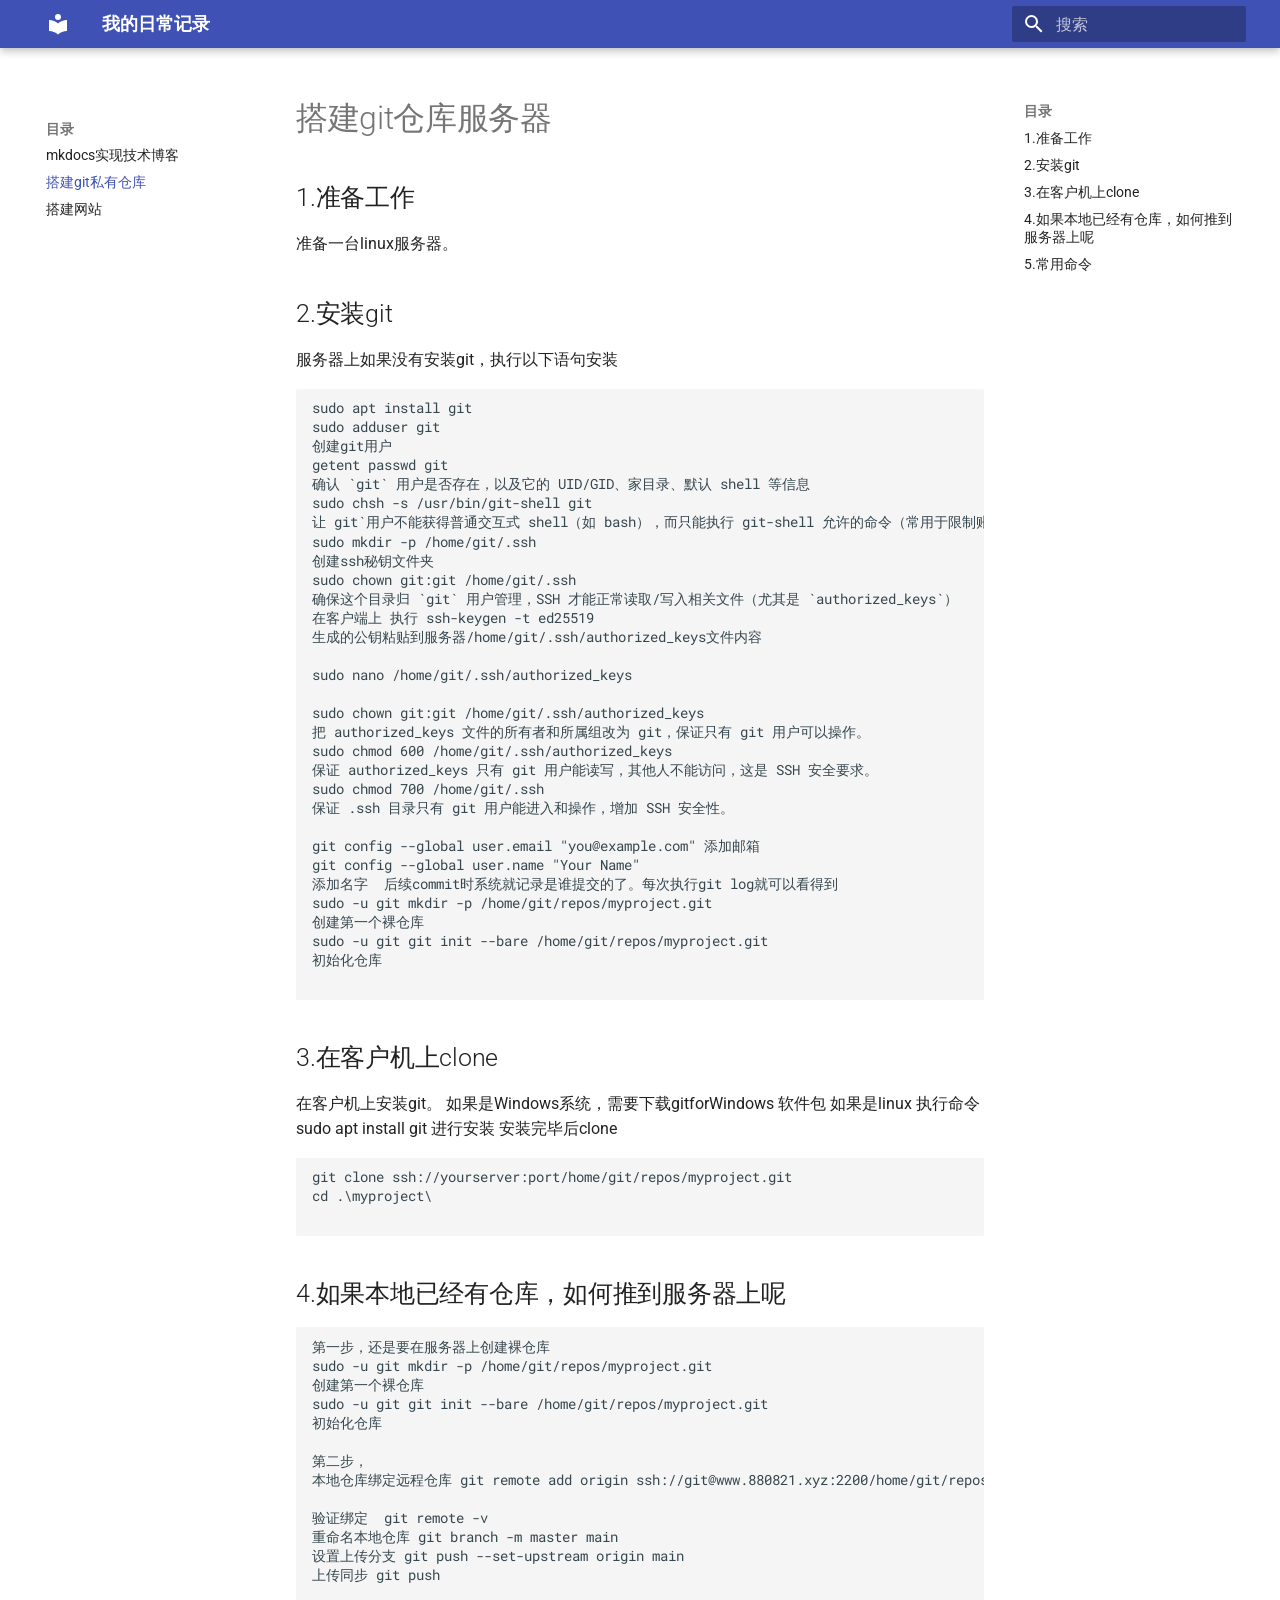
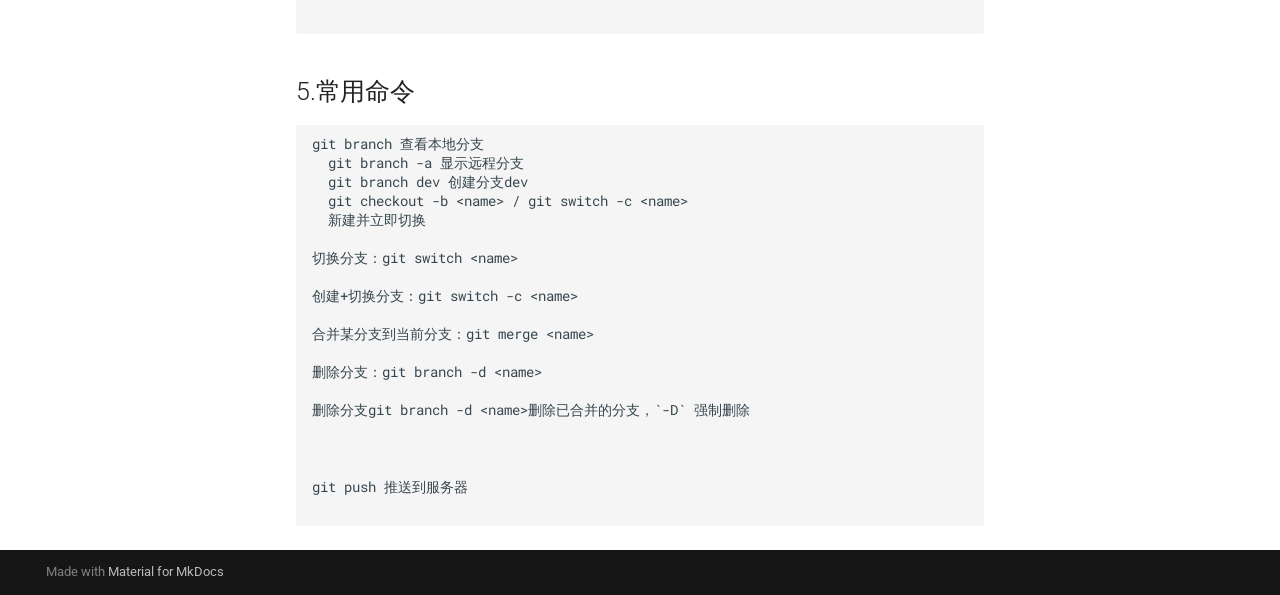
<file: files/gitserver/index.html>
<!doctype html>
<html lang="zh" class="no-js">
  <head>
    
      <meta charset="utf-8">
      <meta name="viewport" content="width=device-width,initial-scale=1">
      
      
      
      
        <link rel="prev" href="../mkdocs/">
      
      
        <link rel="next" href="../website/">
      
      
        
      
      
      <link rel="icon" href="../../assets/images/favicon.png">
      <meta name="generator" content="mkdocs-1.6.1, mkdocs-material-9.7.1">
    
    
      
        <title>搭建git私有仓库 - 我的日常记录</title>
      
    
    
      <link rel="stylesheet" href="../../assets/stylesheets/main.484c7ddc.min.css">
      
      


    
    
      
    
    
      
        
        
        <link rel="preconnect" href="https://fonts.gstatic.com" crossorigin>
        <link rel="stylesheet" href="https://fonts.googleapis.com/css?family=Roboto:300,300i,400,400i,700,700i%7CRoboto+Mono:400,400i,700,700i&display=fallback">
        <style>:root{--md-text-font:"Roboto";--md-code-font:"Roboto Mono"}</style>
      
    
    
      <link rel="stylesheet" href="../../stylesheets/extra.css">
    
    <script>__md_scope=new URL("../..",location),__md_hash=e=>[...e].reduce(((e,_)=>(e<<5)-e+_.charCodeAt(0)),0),__md_get=(e,_=localStorage,t=__md_scope)=>JSON.parse(_.getItem(t.pathname+"."+e)),__md_set=(e,_,t=localStorage,a=__md_scope)=>{try{t.setItem(a.pathname+"."+e,JSON.stringify(_))}catch(e){}}</script>
    
      

    
    
  </head>
  
  
    <body dir="ltr">
  
    
    <input class="md-toggle" data-md-toggle="drawer" type="checkbox" id="__drawer" autocomplete="off">
    <input class="md-toggle" data-md-toggle="search" type="checkbox" id="__search" autocomplete="off">
    <label class="md-overlay" for="__drawer"></label>
    <div data-md-component="skip">
      
        
        <a href="#git" class="md-skip">
          跳转至
        </a>
      
    </div>
    <div data-md-component="announce">
      
    </div>
    
    
      

  

<header class="md-header md-header--shadow" data-md-component="header">
  <nav class="md-header__inner md-grid" aria-label="页眉">
    <a href="../.." title="我的日常记录" class="md-header__button md-logo" aria-label="我的日常记录" data-md-component="logo">
      
  
  <svg xmlns="http://www.w3.org/2000/svg" viewBox="0 0 24 24"><path d="M12 8a3 3 0 0 0 3-3 3 3 0 0 0-3-3 3 3 0 0 0-3 3 3 3 0 0 0 3 3m0 3.54C9.64 9.35 6.5 8 3 8v11c3.5 0 6.64 1.35 9 3.54 2.36-2.19 5.5-3.54 9-3.54V8c-3.5 0-6.64 1.35-9 3.54"/></svg>

    </a>
    <label class="md-header__button md-icon" for="__drawer">
      
      <svg xmlns="http://www.w3.org/2000/svg" viewBox="0 0 24 24"><path d="M3 6h18v2H3zm0 5h18v2H3zm0 5h18v2H3z"/></svg>
    </label>
    <div class="md-header__title" data-md-component="header-title">
      <div class="md-header__ellipsis">
        <div class="md-header__topic">
          <span class="md-ellipsis">
            我的日常记录
          </span>
        </div>
        <div class="md-header__topic" data-md-component="header-topic">
          <span class="md-ellipsis">
            
              搭建git私有仓库
            
          </span>
        </div>
      </div>
    </div>
    
    
      <script>var palette=__md_get("__palette");if(palette&&palette.color){if("(prefers-color-scheme)"===palette.color.media){var media=matchMedia("(prefers-color-scheme: light)"),input=document.querySelector(media.matches?"[data-md-color-media='(prefers-color-scheme: light)']":"[data-md-color-media='(prefers-color-scheme: dark)']");palette.color.media=input.getAttribute("data-md-color-media"),palette.color.scheme=input.getAttribute("data-md-color-scheme"),palette.color.primary=input.getAttribute("data-md-color-primary"),palette.color.accent=input.getAttribute("data-md-color-accent")}for(var[key,value]of Object.entries(palette.color))document.body.setAttribute("data-md-color-"+key,value)}</script>
    
    
    
      
      
        <label class="md-header__button md-icon" for="__search">
          
          <svg xmlns="http://www.w3.org/2000/svg" viewBox="0 0 24 24"><path d="M9.5 3A6.5 6.5 0 0 1 16 9.5c0 1.61-.59 3.09-1.56 4.23l.27.27h.79l5 5-1.5 1.5-5-5v-.79l-.27-.27A6.52 6.52 0 0 1 9.5 16 6.5 6.5 0 0 1 3 9.5 6.5 6.5 0 0 1 9.5 3m0 2C7 5 5 7 5 9.5S7 14 9.5 14 14 12 14 9.5 12 5 9.5 5"/></svg>
        </label>
        <div class="md-search" data-md-component="search" role="dialog">
  <label class="md-search__overlay" for="__search"></label>
  <div class="md-search__inner" role="search">
    <form class="md-search__form" name="search">
      <input type="text" class="md-search__input" name="query" aria-label="搜索" placeholder="搜索" autocapitalize="off" autocorrect="off" autocomplete="off" spellcheck="false" data-md-component="search-query" required>
      <label class="md-search__icon md-icon" for="__search">
        
        <svg xmlns="http://www.w3.org/2000/svg" viewBox="0 0 24 24"><path d="M9.5 3A6.5 6.5 0 0 1 16 9.5c0 1.61-.59 3.09-1.56 4.23l.27.27h.79l5 5-1.5 1.5-5-5v-.79l-.27-.27A6.52 6.52 0 0 1 9.5 16 6.5 6.5 0 0 1 3 9.5 6.5 6.5 0 0 1 9.5 3m0 2C7 5 5 7 5 9.5S7 14 9.5 14 14 12 14 9.5 12 5 9.5 5"/></svg>
        
        <svg xmlns="http://www.w3.org/2000/svg" viewBox="0 0 24 24"><path d="M20 11v2H8l5.5 5.5-1.42 1.42L4.16 12l7.92-7.92L13.5 5.5 8 11z"/></svg>
      </label>
      <nav class="md-search__options" aria-label="查找">
        
        <button type="reset" class="md-search__icon md-icon" title="清空当前内容" aria-label="清空当前内容" tabindex="-1">
          
          <svg xmlns="http://www.w3.org/2000/svg" viewBox="0 0 24 24"><path d="M19 6.41 17.59 5 12 10.59 6.41 5 5 6.41 10.59 12 5 17.59 6.41 19 12 13.41 17.59 19 19 17.59 13.41 12z"/></svg>
        </button>
      </nav>
      
    </form>
    <div class="md-search__output">
      <div class="md-search__scrollwrap" tabindex="0" data-md-scrollfix>
        <div class="md-search-result" data-md-component="search-result">
          <div class="md-search-result__meta">
            正在初始化搜索引擎
          </div>
          <ol class="md-search-result__list" role="presentation"></ol>
        </div>
      </div>
    </div>
  </div>
</div>
      
    
    
  </nav>
  
</header>
    
    <div class="md-container" data-md-component="container">
      
      
        
          
        
      
      <main class="md-main" data-md-component="main">
        <div class="md-main__inner md-grid">
          
            
              
              <div class="md-sidebar md-sidebar--primary" data-md-component="sidebar" data-md-type="navigation" >
                <div class="md-sidebar__scrollwrap">
                  <div class="md-sidebar__inner">
                    



<nav class="md-nav md-nav--primary" aria-label="导航栏" data-md-level="0">
  <label class="md-nav__title" for="__drawer">
    <a href="../.." title="我的日常记录" class="md-nav__button md-logo" aria-label="我的日常记录" data-md-component="logo">
      
  
  <svg xmlns="http://www.w3.org/2000/svg" viewBox="0 0 24 24"><path d="M12 8a3 3 0 0 0 3-3 3 3 0 0 0-3-3 3 3 0 0 0-3 3 3 3 0 0 0 3 3m0 3.54C9.64 9.35 6.5 8 3 8v11c3.5 0 6.64 1.35 9 3.54 2.36-2.19 5.5-3.54 9-3.54V8c-3.5 0-6.64 1.35-9 3.54"/></svg>

    </a>
    我的日常记录
  </label>
  
  <ul class="md-nav__list" data-md-scrollfix>
    
      
      
  
  
    
  
  
  
    
    
    
    
      
        
        
      
    
    
    <li class="md-nav__item md-nav__item--active md-nav__item--section md-nav__item--nested">
      
        
        
        <input class="md-nav__toggle md-toggle " type="checkbox" id="__nav_1" checked>
        
          
          <label class="md-nav__link" for="__nav_1" id="__nav_1_label" tabindex="">
            
  
  
  <span class="md-ellipsis">
    
  
    目录
  

    
  </span>
  
  

            <span class="md-nav__icon md-icon"></span>
          </label>
        
        <nav class="md-nav" data-md-level="1" aria-labelledby="__nav_1_label" aria-expanded="true">
          <label class="md-nav__title" for="__nav_1">
            <span class="md-nav__icon md-icon"></span>
            
  
    目录
  

          </label>
          <ul class="md-nav__list" data-md-scrollfix>
            
              
                
  
  
  
  
    <li class="md-nav__item">
      <a href="../mkdocs/" class="md-nav__link">
        
  
  
  <span class="md-ellipsis">
    
  
    mkdocs实现技术博客
  

    
  </span>
  
  

      </a>
    </li>
  

              
            
              
                
  
  
    
  
  
  
    <li class="md-nav__item md-nav__item--active">
      
      <input class="md-nav__toggle md-toggle" type="checkbox" id="__toc">
      
      
        
      
      
        <label class="md-nav__link md-nav__link--active" for="__toc">
          
  
  
  <span class="md-ellipsis">
    
  
    搭建git私有仓库
  

    
  </span>
  
  

          <span class="md-nav__icon md-icon"></span>
        </label>
      
      <a href="./" class="md-nav__link md-nav__link--active">
        
  
  
  <span class="md-ellipsis">
    
  
    搭建git私有仓库
  

    
  </span>
  
  

      </a>
      
        

<nav class="md-nav md-nav--secondary" aria-label="目录">
  
  
  
    
  
  
    <label class="md-nav__title" for="__toc">
      <span class="md-nav__icon md-icon"></span>
      目录
    </label>
    <ul class="md-nav__list" data-md-component="toc" data-md-scrollfix>
      
        <li class="md-nav__item">
  <a href="#1" class="md-nav__link">
    <span class="md-ellipsis">
      
        1.准备工作
      
    </span>
  </a>
  
</li>
      
        <li class="md-nav__item">
  <a href="#2git" class="md-nav__link">
    <span class="md-ellipsis">
      
        2.安装git
      
    </span>
  </a>
  
</li>
      
        <li class="md-nav__item">
  <a href="#3clone" class="md-nav__link">
    <span class="md-ellipsis">
      
        3.在客户机上clone
      
    </span>
  </a>
  
</li>
      
        <li class="md-nav__item">
  <a href="#4" class="md-nav__link">
    <span class="md-ellipsis">
      
        4.如果本地已经有仓库，如何推到服务器上呢
      
    </span>
  </a>
  
</li>
      
        <li class="md-nav__item">
  <a href="#5" class="md-nav__link">
    <span class="md-ellipsis">
      
        5.常用命令
      
    </span>
  </a>
  
</li>
      
    </ul>
  
</nav>
      
    </li>
  

              
            
              
                
  
  
  
  
    <li class="md-nav__item">
      <a href="../website/" class="md-nav__link">
        
  
  
  <span class="md-ellipsis">
    
  
    搭建网站
  

    
  </span>
  
  

      </a>
    </li>
  

              
            
          </ul>
        </nav>
      
    </li>
  

    
  </ul>
</nav>
                  </div>
                </div>
              </div>
            
            
              
              <div class="md-sidebar md-sidebar--secondary" data-md-component="sidebar" data-md-type="toc" >
                <div class="md-sidebar__scrollwrap">
                  <div class="md-sidebar__inner">
                    

<nav class="md-nav md-nav--secondary" aria-label="目录">
  
  
  
    
  
  
    <label class="md-nav__title" for="__toc">
      <span class="md-nav__icon md-icon"></span>
      目录
    </label>
    <ul class="md-nav__list" data-md-component="toc" data-md-scrollfix>
      
        <li class="md-nav__item">
  <a href="#1" class="md-nav__link">
    <span class="md-ellipsis">
      
        1.准备工作
      
    </span>
  </a>
  
</li>
      
        <li class="md-nav__item">
  <a href="#2git" class="md-nav__link">
    <span class="md-ellipsis">
      
        2.安装git
      
    </span>
  </a>
  
</li>
      
        <li class="md-nav__item">
  <a href="#3clone" class="md-nav__link">
    <span class="md-ellipsis">
      
        3.在客户机上clone
      
    </span>
  </a>
  
</li>
      
        <li class="md-nav__item">
  <a href="#4" class="md-nav__link">
    <span class="md-ellipsis">
      
        4.如果本地已经有仓库，如何推到服务器上呢
      
    </span>
  </a>
  
</li>
      
        <li class="md-nav__item">
  <a href="#5" class="md-nav__link">
    <span class="md-ellipsis">
      
        5.常用命令
      
    </span>
  </a>
  
</li>
      
    </ul>
  
</nav>
                  </div>
                </div>
              </div>
            
          
          
            <div class="md-content" data-md-component="content">
              
              <article class="md-content__inner md-typeset">
                
                  



<h1 id="git">搭建git仓库服务器</h1>
<h2 id="1">1.准备工作</h2>
<p>准备一台linux服务器。</p>
<h2 id="2git">2.安装git</h2>
<p>服务器上如果没有安装git，执行以下语句安装</p>
<pre><code>sudo apt install git
sudo adduser git 
创建git用户
getent passwd git 
确认 `git` 用户是否存在，以及它的 UID/GID、家目录、默认 shell 等信息
sudo chsh -s /usr/bin/git-shell git 
让 git`用户不能获得普通交互式 shell（如 bash），而只能执行 git-shell 允许的命令（常用于限制账号用途，只用于 Git/SSH）
sudo mkdir -p /home/git/.ssh 
创建ssh秘钥文件夹
sudo chown git:git /home/git/.ssh
确保这个目录归 `git` 用户管理，SSH 才能正常读取/写入相关文件（尤其是 `authorized_keys`）
在客户端上 执行 ssh-keygen -t ed25519 
生成的公钥粘贴到服务器/home/git/.ssh/authorized_keys文件内容

sudo nano /home/git/.ssh/authorized_keys

sudo chown git:git /home/git/.ssh/authorized_keys
把 authorized_keys 文件的所有者和所属组改为 git，保证只有 git 用户可以操作。
sudo chmod 600 /home/git/.ssh/authorized_keys
保证 authorized_keys 只有 git 用户能读写，其他人不能访问，这是 SSH 安全要求。
sudo chmod 700 /home/git/.ssh
保证 .ssh 目录只有 git 用户能进入和操作，增加 SSH 安全性。

git config --global user.email &quot;you@example.com&quot; 添加邮箱
git config --global user.name &quot;Your Name&quot;
添加名字  后续commit时系统就记录是谁提交的了。每次执行git log就可以看得到
sudo -u git mkdir -p /home/git/repos/myproject.git
创建第一个裸仓库
sudo -u git git init --bare /home/git/repos/myproject.git
初始化仓库

</code></pre>
<h2 id="3clone">3.在客户机上clone</h2>
<p>在客户机上安装git。
如果是Windows系统，需要下载gitforWindows 软件包
如果是linux 
执行命令 sudo apt install git 进行安装
安装完毕后clone</p>
<pre><code>git clone ssh://yourserver:port/home/git/repos/myproject.git
cd .\myproject\

</code></pre>
<h2 id="4">4.如果本地已经有仓库，如何推到服务器上呢</h2>
<pre><code>第一步，还是要在服务器上创建裸仓库
sudo -u git mkdir -p /home/git/repos/myproject.git
创建第一个裸仓库
sudo -u git git init --bare /home/git/repos/myproject.git
初始化仓库

第二步，
本地仓库绑定远程仓库 git remote add origin ssh://git@www.880821.xyz:2200/home/git/repos/graindata.git

验证绑定  git remote -v
重命名本地仓库 git branch -m master main
设置上传分支 git push --set-upstream origin main
上传同步 git push


</code></pre>
<h2 id="5">5.常用命令</h2>
<pre><code>git branch 查看本地分支
  git branch -a 显示远程分支
  git branch dev 创建分支dev
  git checkout -b &lt;name&gt; / git switch -c &lt;name&gt;
  新建并立即切换

切换分支：git switch &lt;name&gt;

创建+切换分支：git switch -c &lt;name&gt;

合并某分支到当前分支：git merge &lt;name&gt;

删除分支：git branch -d &lt;name&gt;

删除分支git branch -d &lt;name&gt;删除已合并的分支，`-D` 强制删除



git push 推送到服务器

</code></pre>












                
              </article>
            </div>
          
          
<script>var target=document.getElementById(location.hash.slice(1));target&&target.name&&(target.checked=target.name.startsWith("__tabbed_"))</script>
        </div>
        
      </main>
      
        <footer class="md-footer">
  
  <div class="md-footer-meta md-typeset">
    <div class="md-footer-meta__inner md-grid">
      <div class="md-copyright">
  
  
    Made with
    <a href="https://squidfunk.github.io/mkdocs-material/" target="_blank" rel="noopener">
      Material for MkDocs
    </a>
  
</div>
      
    </div>
  </div>
</footer>
      
    </div>
    <div class="md-dialog" data-md-component="dialog">
      <div class="md-dialog__inner md-typeset"></div>
    </div>
    
    
    
      
      
      <script id="__config" type="application/json">{"annotate": null, "base": "../..", "features": ["navigation.sections", "navigation.expand"], "search": "../../assets/javascripts/workers/search.2c215733.min.js", "tags": null, "translations": {"clipboard.copied": "\u5df2\u590d\u5236", "clipboard.copy": "\u590d\u5236", "search.result.more.one": "\u5728\u8be5\u9875\u4e0a\u8fd8\u6709 1 \u4e2a\u7b26\u5408\u6761\u4ef6\u7684\u7ed3\u679c", "search.result.more.other": "\u5728\u8be5\u9875\u4e0a\u8fd8\u6709 # \u4e2a\u7b26\u5408\u6761\u4ef6\u7684\u7ed3\u679c", "search.result.none": "\u6ca1\u6709\u627e\u5230\u7b26\u5408\u6761\u4ef6\u7684\u7ed3\u679c", "search.result.one": "\u627e\u5230 1 \u4e2a\u7b26\u5408\u6761\u4ef6\u7684\u7ed3\u679c", "search.result.other": "# \u4e2a\u7b26\u5408\u6761\u4ef6\u7684\u7ed3\u679c", "search.result.placeholder": "\u952e\u5165\u4ee5\u5f00\u59cb\u641c\u7d22", "search.result.term.missing": "\u7f3a\u5c11", "select.version": "\u9009\u62e9\u5f53\u524d\u7248\u672c"}, "version": null}</script>
    
    
      <script src="../../assets/javascripts/bundle.79ae519e.min.js"></script>
      
    
  </body>
</html>
</file>
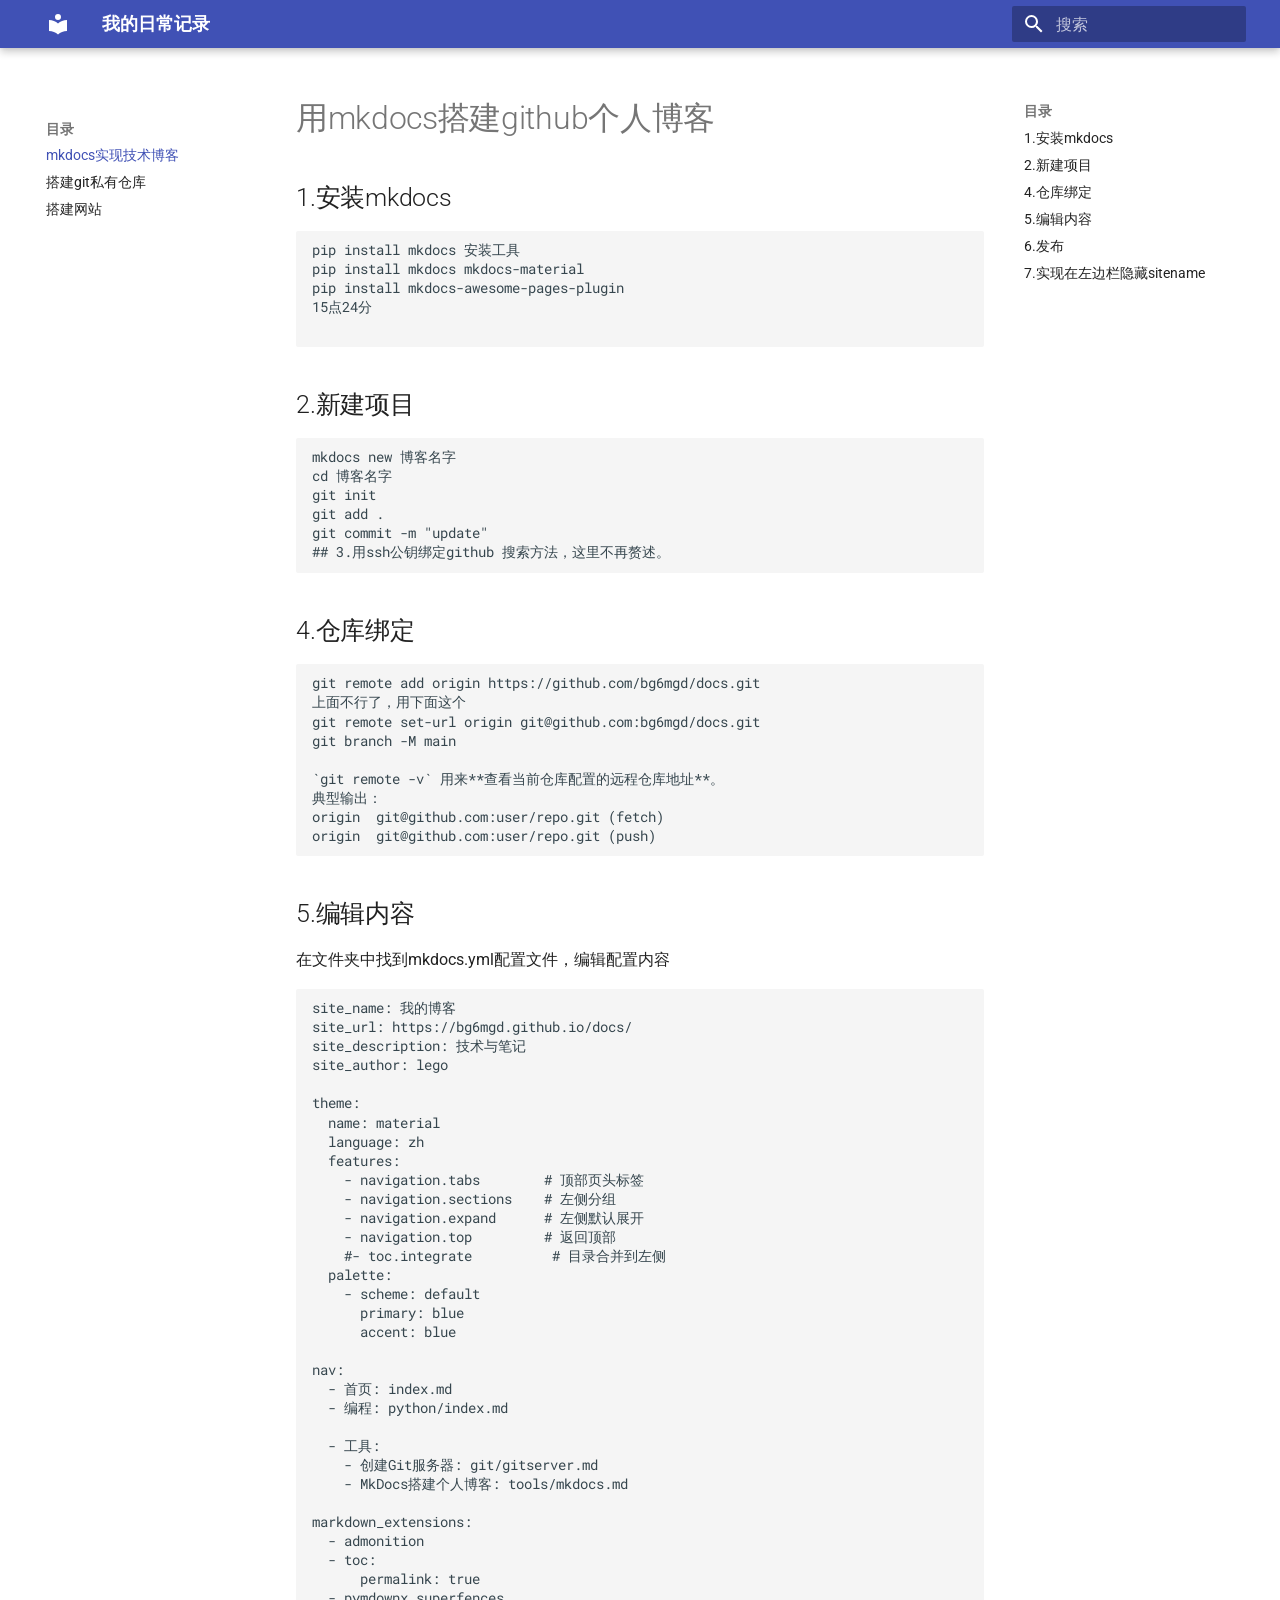
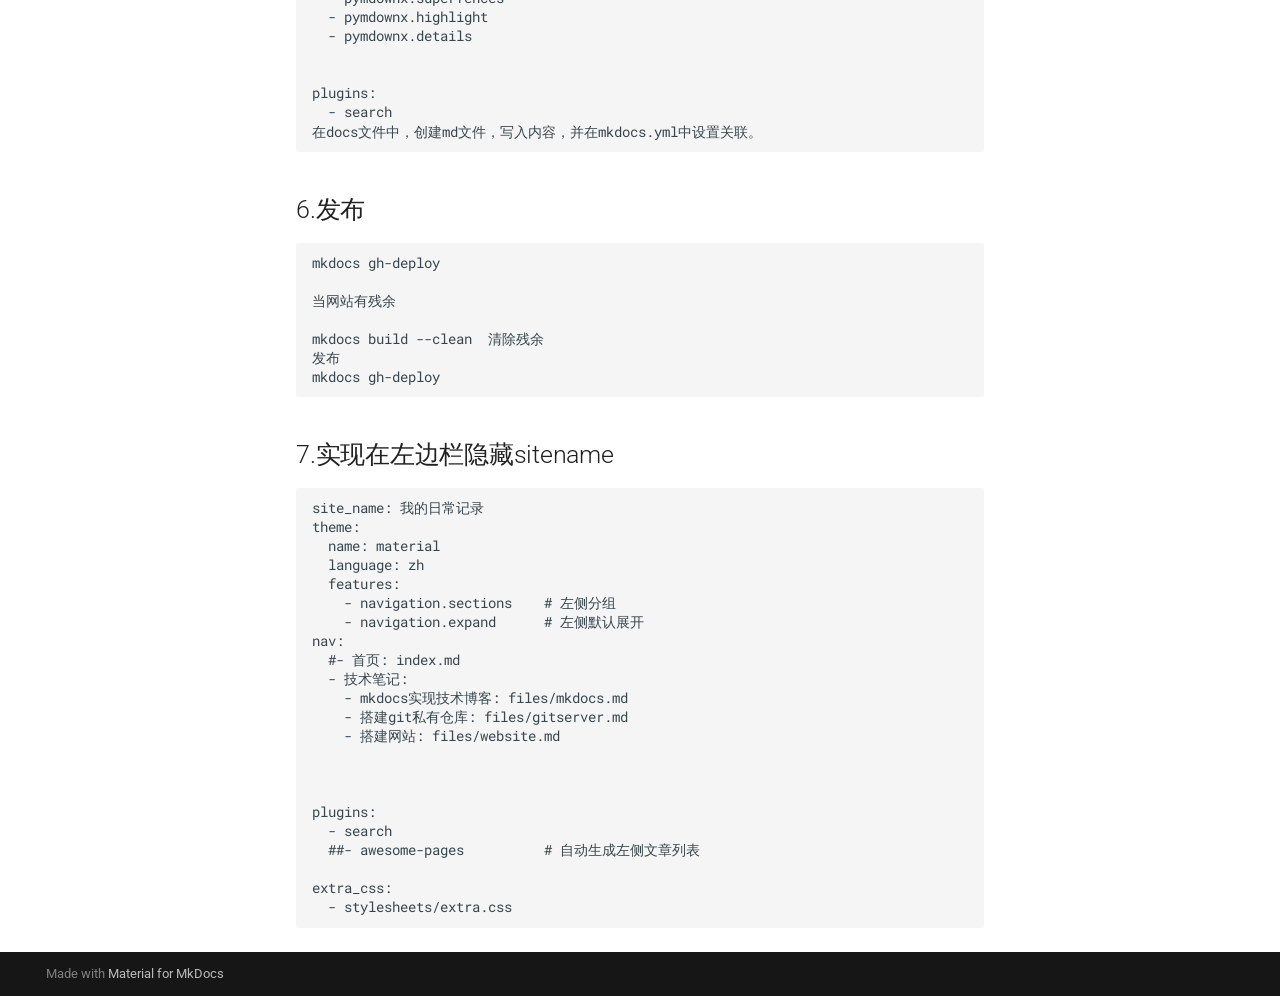
<file: files/mkdocs/index.html>
<!doctype html>
<html lang="zh" class="no-js">
  <head>
    
      <meta charset="utf-8">
      <meta name="viewport" content="width=device-width,initial-scale=1">
      
      
      
      
      
        <link rel="next" href="../gitserver/">
      
      
        
      
      
      <link rel="icon" href="../../assets/images/favicon.png">
      <meta name="generator" content="mkdocs-1.6.1, mkdocs-material-9.7.1">
    
    
      
        <title>mkdocs实现技术博客 - 我的日常记录</title>
      
    
    
      <link rel="stylesheet" href="../../assets/stylesheets/main.484c7ddc.min.css">
      
      


    
    
      
    
    
      
        
        
        <link rel="preconnect" href="https://fonts.gstatic.com" crossorigin>
        <link rel="stylesheet" href="https://fonts.googleapis.com/css?family=Roboto:300,300i,400,400i,700,700i%7CRoboto+Mono:400,400i,700,700i&display=fallback">
        <style>:root{--md-text-font:"Roboto";--md-code-font:"Roboto Mono"}</style>
      
    
    
      <link rel="stylesheet" href="../../stylesheets/extra.css">
    
    <script>__md_scope=new URL("../..",location),__md_hash=e=>[...e].reduce(((e,_)=>(e<<5)-e+_.charCodeAt(0)),0),__md_get=(e,_=localStorage,t=__md_scope)=>JSON.parse(_.getItem(t.pathname+"."+e)),__md_set=(e,_,t=localStorage,a=__md_scope)=>{try{t.setItem(a.pathname+"."+e,JSON.stringify(_))}catch(e){}}</script>
    
      

    
    
  </head>
  
  
    <body dir="ltr">
  
    
    <input class="md-toggle" data-md-toggle="drawer" type="checkbox" id="__drawer" autocomplete="off">
    <input class="md-toggle" data-md-toggle="search" type="checkbox" id="__search" autocomplete="off">
    <label class="md-overlay" for="__drawer"></label>
    <div data-md-component="skip">
      
        
        <a href="#mkdocsgithub" class="md-skip">
          跳转至
        </a>
      
    </div>
    <div data-md-component="announce">
      
    </div>
    
    
      

  

<header class="md-header md-header--shadow" data-md-component="header">
  <nav class="md-header__inner md-grid" aria-label="页眉">
    <a href="../.." title="我的日常记录" class="md-header__button md-logo" aria-label="我的日常记录" data-md-component="logo">
      
  
  <svg xmlns="http://www.w3.org/2000/svg" viewBox="0 0 24 24"><path d="M12 8a3 3 0 0 0 3-3 3 3 0 0 0-3-3 3 3 0 0 0-3 3 3 3 0 0 0 3 3m0 3.54C9.64 9.35 6.5 8 3 8v11c3.5 0 6.64 1.35 9 3.54 2.36-2.19 5.5-3.54 9-3.54V8c-3.5 0-6.64 1.35-9 3.54"/></svg>

    </a>
    <label class="md-header__button md-icon" for="__drawer">
      
      <svg xmlns="http://www.w3.org/2000/svg" viewBox="0 0 24 24"><path d="M3 6h18v2H3zm0 5h18v2H3zm0 5h18v2H3z"/></svg>
    </label>
    <div class="md-header__title" data-md-component="header-title">
      <div class="md-header__ellipsis">
        <div class="md-header__topic">
          <span class="md-ellipsis">
            我的日常记录
          </span>
        </div>
        <div class="md-header__topic" data-md-component="header-topic">
          <span class="md-ellipsis">
            
              mkdocs实现技术博客
            
          </span>
        </div>
      </div>
    </div>
    
    
      <script>var palette=__md_get("__palette");if(palette&&palette.color){if("(prefers-color-scheme)"===palette.color.media){var media=matchMedia("(prefers-color-scheme: light)"),input=document.querySelector(media.matches?"[data-md-color-media='(prefers-color-scheme: light)']":"[data-md-color-media='(prefers-color-scheme: dark)']");palette.color.media=input.getAttribute("data-md-color-media"),palette.color.scheme=input.getAttribute("data-md-color-scheme"),palette.color.primary=input.getAttribute("data-md-color-primary"),palette.color.accent=input.getAttribute("data-md-color-accent")}for(var[key,value]of Object.entries(palette.color))document.body.setAttribute("data-md-color-"+key,value)}</script>
    
    
    
      
      
        <label class="md-header__button md-icon" for="__search">
          
          <svg xmlns="http://www.w3.org/2000/svg" viewBox="0 0 24 24"><path d="M9.5 3A6.5 6.5 0 0 1 16 9.5c0 1.61-.59 3.09-1.56 4.23l.27.27h.79l5 5-1.5 1.5-5-5v-.79l-.27-.27A6.52 6.52 0 0 1 9.5 16 6.5 6.5 0 0 1 3 9.5 6.5 6.5 0 0 1 9.5 3m0 2C7 5 5 7 5 9.5S7 14 9.5 14 14 12 14 9.5 12 5 9.5 5"/></svg>
        </label>
        <div class="md-search" data-md-component="search" role="dialog">
  <label class="md-search__overlay" for="__search"></label>
  <div class="md-search__inner" role="search">
    <form class="md-search__form" name="search">
      <input type="text" class="md-search__input" name="query" aria-label="搜索" placeholder="搜索" autocapitalize="off" autocorrect="off" autocomplete="off" spellcheck="false" data-md-component="search-query" required>
      <label class="md-search__icon md-icon" for="__search">
        
        <svg xmlns="http://www.w3.org/2000/svg" viewBox="0 0 24 24"><path d="M9.5 3A6.5 6.5 0 0 1 16 9.5c0 1.61-.59 3.09-1.56 4.23l.27.27h.79l5 5-1.5 1.5-5-5v-.79l-.27-.27A6.52 6.52 0 0 1 9.5 16 6.5 6.5 0 0 1 3 9.5 6.5 6.5 0 0 1 9.5 3m0 2C7 5 5 7 5 9.5S7 14 9.5 14 14 12 14 9.5 12 5 9.5 5"/></svg>
        
        <svg xmlns="http://www.w3.org/2000/svg" viewBox="0 0 24 24"><path d="M20 11v2H8l5.5 5.5-1.42 1.42L4.16 12l7.92-7.92L13.5 5.5 8 11z"/></svg>
      </label>
      <nav class="md-search__options" aria-label="查找">
        
        <button type="reset" class="md-search__icon md-icon" title="清空当前内容" aria-label="清空当前内容" tabindex="-1">
          
          <svg xmlns="http://www.w3.org/2000/svg" viewBox="0 0 24 24"><path d="M19 6.41 17.59 5 12 10.59 6.41 5 5 6.41 10.59 12 5 17.59 6.41 19 12 13.41 17.59 19 19 17.59 13.41 12z"/></svg>
        </button>
      </nav>
      
    </form>
    <div class="md-search__output">
      <div class="md-search__scrollwrap" tabindex="0" data-md-scrollfix>
        <div class="md-search-result" data-md-component="search-result">
          <div class="md-search-result__meta">
            正在初始化搜索引擎
          </div>
          <ol class="md-search-result__list" role="presentation"></ol>
        </div>
      </div>
    </div>
  </div>
</div>
      
    
    
  </nav>
  
</header>
    
    <div class="md-container" data-md-component="container">
      
      
        
          
        
      
      <main class="md-main" data-md-component="main">
        <div class="md-main__inner md-grid">
          
            
              
              <div class="md-sidebar md-sidebar--primary" data-md-component="sidebar" data-md-type="navigation" >
                <div class="md-sidebar__scrollwrap">
                  <div class="md-sidebar__inner">
                    



<nav class="md-nav md-nav--primary" aria-label="导航栏" data-md-level="0">
  <label class="md-nav__title" for="__drawer">
    <a href="../.." title="我的日常记录" class="md-nav__button md-logo" aria-label="我的日常记录" data-md-component="logo">
      
  
  <svg xmlns="http://www.w3.org/2000/svg" viewBox="0 0 24 24"><path d="M12 8a3 3 0 0 0 3-3 3 3 0 0 0-3-3 3 3 0 0 0-3 3 3 3 0 0 0 3 3m0 3.54C9.64 9.35 6.5 8 3 8v11c3.5 0 6.64 1.35 9 3.54 2.36-2.19 5.5-3.54 9-3.54V8c-3.5 0-6.64 1.35-9 3.54"/></svg>

    </a>
    我的日常记录
  </label>
  
  <ul class="md-nav__list" data-md-scrollfix>
    
      
      
  
  
    
  
  
  
    
    
    
    
      
        
        
      
    
    
    <li class="md-nav__item md-nav__item--active md-nav__item--section md-nav__item--nested">
      
        
        
        <input class="md-nav__toggle md-toggle " type="checkbox" id="__nav_1" checked>
        
          
          <label class="md-nav__link" for="__nav_1" id="__nav_1_label" tabindex="">
            
  
  
  <span class="md-ellipsis">
    
  
    目录
  

    
  </span>
  
  

            <span class="md-nav__icon md-icon"></span>
          </label>
        
        <nav class="md-nav" data-md-level="1" aria-labelledby="__nav_1_label" aria-expanded="true">
          <label class="md-nav__title" for="__nav_1">
            <span class="md-nav__icon md-icon"></span>
            
  
    目录
  

          </label>
          <ul class="md-nav__list" data-md-scrollfix>
            
              
                
  
  
    
  
  
  
    <li class="md-nav__item md-nav__item--active">
      
      <input class="md-nav__toggle md-toggle" type="checkbox" id="__toc">
      
      
        
      
      
        <label class="md-nav__link md-nav__link--active" for="__toc">
          
  
  
  <span class="md-ellipsis">
    
  
    mkdocs实现技术博客
  

    
  </span>
  
  

          <span class="md-nav__icon md-icon"></span>
        </label>
      
      <a href="./" class="md-nav__link md-nav__link--active">
        
  
  
  <span class="md-ellipsis">
    
  
    mkdocs实现技术博客
  

    
  </span>
  
  

      </a>
      
        

<nav class="md-nav md-nav--secondary" aria-label="目录">
  
  
  
    
  
  
    <label class="md-nav__title" for="__toc">
      <span class="md-nav__icon md-icon"></span>
      目录
    </label>
    <ul class="md-nav__list" data-md-component="toc" data-md-scrollfix>
      
        <li class="md-nav__item">
  <a href="#1mkdocs" class="md-nav__link">
    <span class="md-ellipsis">
      
        1.安装mkdocs
      
    </span>
  </a>
  
</li>
      
        <li class="md-nav__item">
  <a href="#2" class="md-nav__link">
    <span class="md-ellipsis">
      
        2.新建项目
      
    </span>
  </a>
  
</li>
      
        <li class="md-nav__item">
  <a href="#4" class="md-nav__link">
    <span class="md-ellipsis">
      
        4.仓库绑定
      
    </span>
  </a>
  
</li>
      
        <li class="md-nav__item">
  <a href="#5" class="md-nav__link">
    <span class="md-ellipsis">
      
        5.编辑内容
      
    </span>
  </a>
  
</li>
      
        <li class="md-nav__item">
  <a href="#6" class="md-nav__link">
    <span class="md-ellipsis">
      
        6.发布
      
    </span>
  </a>
  
</li>
      
        <li class="md-nav__item">
  <a href="#7sitename" class="md-nav__link">
    <span class="md-ellipsis">
      
        7.实现在左边栏隐藏sitename
      
    </span>
  </a>
  
</li>
      
    </ul>
  
</nav>
      
    </li>
  

              
            
              
                
  
  
  
  
    <li class="md-nav__item">
      <a href="../gitserver/" class="md-nav__link">
        
  
  
  <span class="md-ellipsis">
    
  
    搭建git私有仓库
  

    
  </span>
  
  

      </a>
    </li>
  

              
            
              
                
  
  
  
  
    <li class="md-nav__item">
      <a href="../website/" class="md-nav__link">
        
  
  
  <span class="md-ellipsis">
    
  
    搭建网站
  

    
  </span>
  
  

      </a>
    </li>
  

              
            
          </ul>
        </nav>
      
    </li>
  

    
  </ul>
</nav>
                  </div>
                </div>
              </div>
            
            
              
              <div class="md-sidebar md-sidebar--secondary" data-md-component="sidebar" data-md-type="toc" >
                <div class="md-sidebar__scrollwrap">
                  <div class="md-sidebar__inner">
                    

<nav class="md-nav md-nav--secondary" aria-label="目录">
  
  
  
    
  
  
    <label class="md-nav__title" for="__toc">
      <span class="md-nav__icon md-icon"></span>
      目录
    </label>
    <ul class="md-nav__list" data-md-component="toc" data-md-scrollfix>
      
        <li class="md-nav__item">
  <a href="#1mkdocs" class="md-nav__link">
    <span class="md-ellipsis">
      
        1.安装mkdocs
      
    </span>
  </a>
  
</li>
      
        <li class="md-nav__item">
  <a href="#2" class="md-nav__link">
    <span class="md-ellipsis">
      
        2.新建项目
      
    </span>
  </a>
  
</li>
      
        <li class="md-nav__item">
  <a href="#4" class="md-nav__link">
    <span class="md-ellipsis">
      
        4.仓库绑定
      
    </span>
  </a>
  
</li>
      
        <li class="md-nav__item">
  <a href="#5" class="md-nav__link">
    <span class="md-ellipsis">
      
        5.编辑内容
      
    </span>
  </a>
  
</li>
      
        <li class="md-nav__item">
  <a href="#6" class="md-nav__link">
    <span class="md-ellipsis">
      
        6.发布
      
    </span>
  </a>
  
</li>
      
        <li class="md-nav__item">
  <a href="#7sitename" class="md-nav__link">
    <span class="md-ellipsis">
      
        7.实现在左边栏隐藏sitename
      
    </span>
  </a>
  
</li>
      
    </ul>
  
</nav>
                  </div>
                </div>
              </div>
            
          
          
            <div class="md-content" data-md-component="content">
              
              <article class="md-content__inner md-typeset">
                
                  



<h1 id="mkdocsgithub">用mkdocs搭建github个人博客</h1>
<h2 id="1mkdocs">1.安装mkdocs</h2>
<pre><code class="language-md">pip install mkdocs 安装工具
pip install mkdocs mkdocs-material
pip install mkdocs-awesome-pages-plugin
15点24分

</code></pre>
<h2 id="2">2.新建项目</h2>
<pre><code>mkdocs new 博客名字
cd 博客名字
git init
git add .
git commit -m &quot;update&quot;
## 3.用ssh公钥绑定github 搜索方法，这里不再赘述。
</code></pre>
<h2 id="4">4.仓库绑定</h2>
<pre><code>git remote add origin https://github.com/bg6mgd/docs.git
上面不行了，用下面这个
git remote set-url origin git@github.com:bg6mgd/docs.git
git branch -M main

`git remote -v` 用来**查看当前仓库配置的远程仓库地址**。  
典型输出：
origin  git@github.com:user/repo.git (fetch) 
origin  git@github.com:user/repo.git (push)
</code></pre>
<h2 id="5">5.编辑内容</h2>
<p>在文件夹中找到mkdocs.yml配置文件，编辑配置内容</p>
<pre><code>site_name: 我的博客
site_url: https://bg6mgd.github.io/docs/
site_description: 技术与笔记
site_author: lego

theme:
  name: material
  language: zh
  features:
    - navigation.tabs        # 顶部页头标签
    - navigation.sections    # 左侧分组
    - navigation.expand      # 左侧默认展开
    - navigation.top         # 返回顶部
    #- toc.integrate          # 目录合并到左侧
  palette:
    - scheme: default
      primary: blue
      accent: blue

nav:
  - 首页: index.md
  - 编程: python/index.md

  - 工具:
    - 创建Git服务器: git/gitserver.md
    - MkDocs搭建个人博客: tools/mkdocs.md

markdown_extensions:
  - admonition
  - toc:
      permalink: true
  - pymdownx.superfences
  - pymdownx.highlight
  - pymdownx.details


plugins:
  - search
在docs文件中，创建md文件，写入内容，并在mkdocs.yml中设置关联。
</code></pre>
<h2 id="6">6.发布</h2>
<pre><code>mkdocs gh-deploy

当网站有残余

mkdocs build --clean  清除残余
发布
mkdocs gh-deploy
</code></pre>
<h2 id="7sitename">7.实现在左边栏隐藏sitename</h2>
<pre><code>site_name: 我的日常记录
theme:
  name: material
  language: zh
  features:
    - navigation.sections    # 左侧分组
    - navigation.expand      # 左侧默认展开
nav:
  #- 首页: index.md
  - 技术笔记:
    - mkdocs实现技术博客: files/mkdocs.md  
    - 搭建git私有仓库: files/gitserver.md
    - 搭建网站: files/website.md



plugins:
  - search
  ##- awesome-pages          # 自动生成左侧文章列表

extra_css:
  - stylesheets/extra.css
</code></pre>







  
  






                
              </article>
            </div>
          
          
<script>var target=document.getElementById(location.hash.slice(1));target&&target.name&&(target.checked=target.name.startsWith("__tabbed_"))</script>
        </div>
        
      </main>
      
        <footer class="md-footer">
  
  <div class="md-footer-meta md-typeset">
    <div class="md-footer-meta__inner md-grid">
      <div class="md-copyright">
  
  
    Made with
    <a href="https://squidfunk.github.io/mkdocs-material/" target="_blank" rel="noopener">
      Material for MkDocs
    </a>
  
</div>
      
    </div>
  </div>
</footer>
      
    </div>
    <div class="md-dialog" data-md-component="dialog">
      <div class="md-dialog__inner md-typeset"></div>
    </div>
    
    
    
      
      
      <script id="__config" type="application/json">{"annotate": null, "base": "../..", "features": ["navigation.sections", "navigation.expand"], "search": "../../assets/javascripts/workers/search.2c215733.min.js", "tags": null, "translations": {"clipboard.copied": "\u5df2\u590d\u5236", "clipboard.copy": "\u590d\u5236", "search.result.more.one": "\u5728\u8be5\u9875\u4e0a\u8fd8\u6709 1 \u4e2a\u7b26\u5408\u6761\u4ef6\u7684\u7ed3\u679c", "search.result.more.other": "\u5728\u8be5\u9875\u4e0a\u8fd8\u6709 # \u4e2a\u7b26\u5408\u6761\u4ef6\u7684\u7ed3\u679c", "search.result.none": "\u6ca1\u6709\u627e\u5230\u7b26\u5408\u6761\u4ef6\u7684\u7ed3\u679c", "search.result.one": "\u627e\u5230 1 \u4e2a\u7b26\u5408\u6761\u4ef6\u7684\u7ed3\u679c", "search.result.other": "# \u4e2a\u7b26\u5408\u6761\u4ef6\u7684\u7ed3\u679c", "search.result.placeholder": "\u952e\u5165\u4ee5\u5f00\u59cb\u641c\u7d22", "search.result.term.missing": "\u7f3a\u5c11", "select.version": "\u9009\u62e9\u5f53\u524d\u7248\u672c"}, "version": null}</script>
    
    
      <script src="../../assets/javascripts/bundle.79ae519e.min.js"></script>
      
    
  </body>
</html>
</file>
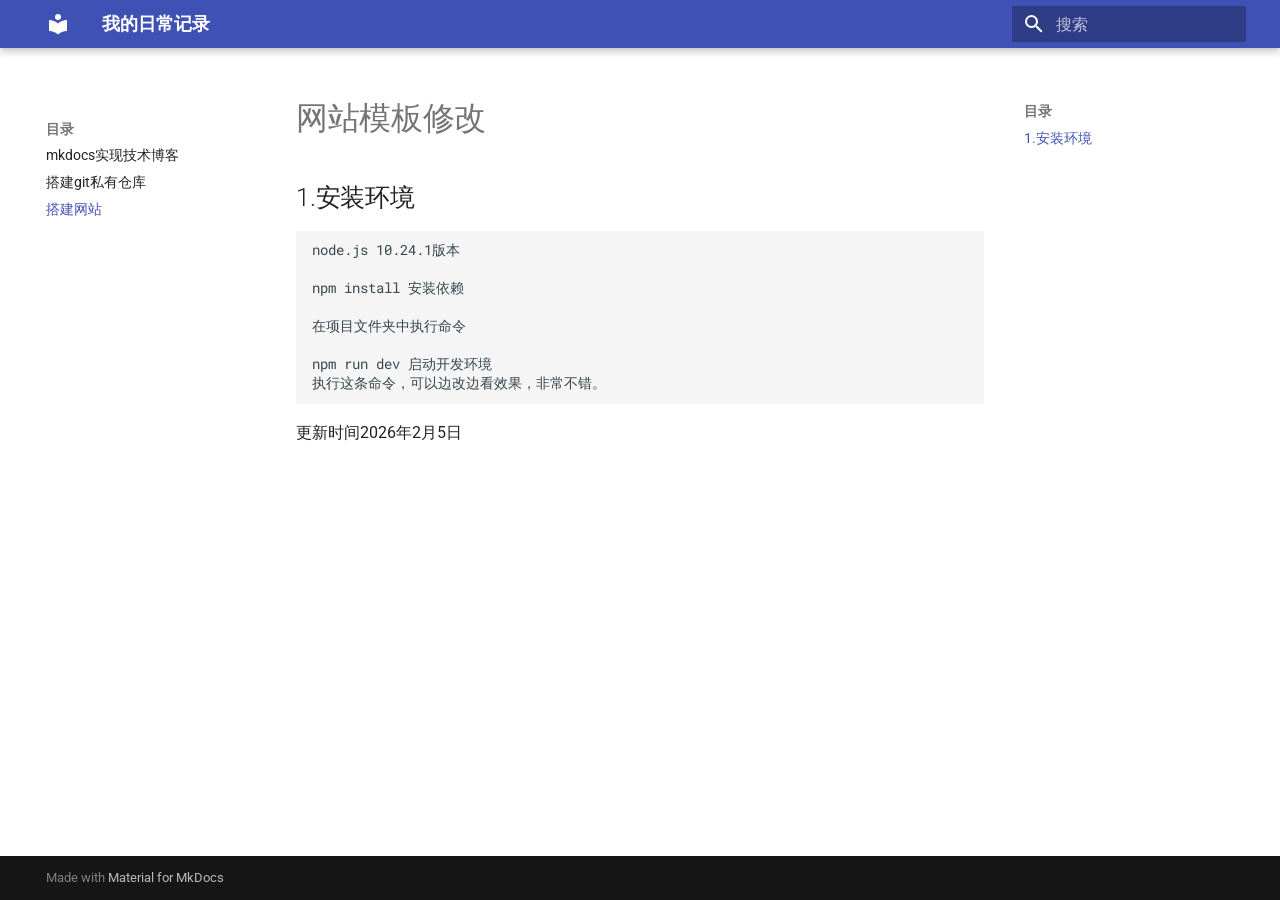
<file: files/website/index.html>
<!doctype html>
<html lang="zh" class="no-js">
  <head>
    
      <meta charset="utf-8">
      <meta name="viewport" content="width=device-width,initial-scale=1">
      
      
      
      
        <link rel="prev" href="../gitserver/">
      
      
      
        
      
      
      <link rel="icon" href="../../assets/images/favicon.png">
      <meta name="generator" content="mkdocs-1.6.1, mkdocs-material-9.7.1">
    
    
      
        <title>搭建网站 - 我的日常记录</title>
      
    
    
      <link rel="stylesheet" href="../../assets/stylesheets/main.484c7ddc.min.css">
      
      


    
    
      
    
    
      
        
        
        <link rel="preconnect" href="https://fonts.gstatic.com" crossorigin>
        <link rel="stylesheet" href="https://fonts.googleapis.com/css?family=Roboto:300,300i,400,400i,700,700i%7CRoboto+Mono:400,400i,700,700i&display=fallback">
        <style>:root{--md-text-font:"Roboto";--md-code-font:"Roboto Mono"}</style>
      
    
    
      <link rel="stylesheet" href="../../stylesheets/extra.css">
    
    <script>__md_scope=new URL("../..",location),__md_hash=e=>[...e].reduce(((e,_)=>(e<<5)-e+_.charCodeAt(0)),0),__md_get=(e,_=localStorage,t=__md_scope)=>JSON.parse(_.getItem(t.pathname+"."+e)),__md_set=(e,_,t=localStorage,a=__md_scope)=>{try{t.setItem(a.pathname+"."+e,JSON.stringify(_))}catch(e){}}</script>
    
      

    
    
  </head>
  
  
    <body dir="ltr">
  
    
    <input class="md-toggle" data-md-toggle="drawer" type="checkbox" id="__drawer" autocomplete="off">
    <input class="md-toggle" data-md-toggle="search" type="checkbox" id="__search" autocomplete="off">
    <label class="md-overlay" for="__drawer"></label>
    <div data-md-component="skip">
      
        
        <a href="#_1" class="md-skip">
          跳转至
        </a>
      
    </div>
    <div data-md-component="announce">
      
    </div>
    
    
      

  

<header class="md-header md-header--shadow" data-md-component="header">
  <nav class="md-header__inner md-grid" aria-label="页眉">
    <a href="../.." title="我的日常记录" class="md-header__button md-logo" aria-label="我的日常记录" data-md-component="logo">
      
  
  <svg xmlns="http://www.w3.org/2000/svg" viewBox="0 0 24 24"><path d="M12 8a3 3 0 0 0 3-3 3 3 0 0 0-3-3 3 3 0 0 0-3 3 3 3 0 0 0 3 3m0 3.54C9.64 9.35 6.5 8 3 8v11c3.5 0 6.64 1.35 9 3.54 2.36-2.19 5.5-3.54 9-3.54V8c-3.5 0-6.64 1.35-9 3.54"/></svg>

    </a>
    <label class="md-header__button md-icon" for="__drawer">
      
      <svg xmlns="http://www.w3.org/2000/svg" viewBox="0 0 24 24"><path d="M3 6h18v2H3zm0 5h18v2H3zm0 5h18v2H3z"/></svg>
    </label>
    <div class="md-header__title" data-md-component="header-title">
      <div class="md-header__ellipsis">
        <div class="md-header__topic">
          <span class="md-ellipsis">
            我的日常记录
          </span>
        </div>
        <div class="md-header__topic" data-md-component="header-topic">
          <span class="md-ellipsis">
            
              搭建网站
            
          </span>
        </div>
      </div>
    </div>
    
    
      <script>var palette=__md_get("__palette");if(palette&&palette.color){if("(prefers-color-scheme)"===palette.color.media){var media=matchMedia("(prefers-color-scheme: light)"),input=document.querySelector(media.matches?"[data-md-color-media='(prefers-color-scheme: light)']":"[data-md-color-media='(prefers-color-scheme: dark)']");palette.color.media=input.getAttribute("data-md-color-media"),palette.color.scheme=input.getAttribute("data-md-color-scheme"),palette.color.primary=input.getAttribute("data-md-color-primary"),palette.color.accent=input.getAttribute("data-md-color-accent")}for(var[key,value]of Object.entries(palette.color))document.body.setAttribute("data-md-color-"+key,value)}</script>
    
    
    
      
      
        <label class="md-header__button md-icon" for="__search">
          
          <svg xmlns="http://www.w3.org/2000/svg" viewBox="0 0 24 24"><path d="M9.5 3A6.5 6.5 0 0 1 16 9.5c0 1.61-.59 3.09-1.56 4.23l.27.27h.79l5 5-1.5 1.5-5-5v-.79l-.27-.27A6.52 6.52 0 0 1 9.5 16 6.5 6.5 0 0 1 3 9.5 6.5 6.5 0 0 1 9.5 3m0 2C7 5 5 7 5 9.5S7 14 9.5 14 14 12 14 9.5 12 5 9.5 5"/></svg>
        </label>
        <div class="md-search" data-md-component="search" role="dialog">
  <label class="md-search__overlay" for="__search"></label>
  <div class="md-search__inner" role="search">
    <form class="md-search__form" name="search">
      <input type="text" class="md-search__input" name="query" aria-label="搜索" placeholder="搜索" autocapitalize="off" autocorrect="off" autocomplete="off" spellcheck="false" data-md-component="search-query" required>
      <label class="md-search__icon md-icon" for="__search">
        
        <svg xmlns="http://www.w3.org/2000/svg" viewBox="0 0 24 24"><path d="M9.5 3A6.5 6.5 0 0 1 16 9.5c0 1.61-.59 3.09-1.56 4.23l.27.27h.79l5 5-1.5 1.5-5-5v-.79l-.27-.27A6.52 6.52 0 0 1 9.5 16 6.5 6.5 0 0 1 3 9.5 6.5 6.5 0 0 1 9.5 3m0 2C7 5 5 7 5 9.5S7 14 9.5 14 14 12 14 9.5 12 5 9.5 5"/></svg>
        
        <svg xmlns="http://www.w3.org/2000/svg" viewBox="0 0 24 24"><path d="M20 11v2H8l5.5 5.5-1.42 1.42L4.16 12l7.92-7.92L13.5 5.5 8 11z"/></svg>
      </label>
      <nav class="md-search__options" aria-label="查找">
        
        <button type="reset" class="md-search__icon md-icon" title="清空当前内容" aria-label="清空当前内容" tabindex="-1">
          
          <svg xmlns="http://www.w3.org/2000/svg" viewBox="0 0 24 24"><path d="M19 6.41 17.59 5 12 10.59 6.41 5 5 6.41 10.59 12 5 17.59 6.41 19 12 13.41 17.59 19 19 17.59 13.41 12z"/></svg>
        </button>
      </nav>
      
    </form>
    <div class="md-search__output">
      <div class="md-search__scrollwrap" tabindex="0" data-md-scrollfix>
        <div class="md-search-result" data-md-component="search-result">
          <div class="md-search-result__meta">
            正在初始化搜索引擎
          </div>
          <ol class="md-search-result__list" role="presentation"></ol>
        </div>
      </div>
    </div>
  </div>
</div>
      
    
    
  </nav>
  
</header>
    
    <div class="md-container" data-md-component="container">
      
      
        
          
        
      
      <main class="md-main" data-md-component="main">
        <div class="md-main__inner md-grid">
          
            
              
              <div class="md-sidebar md-sidebar--primary" data-md-component="sidebar" data-md-type="navigation" >
                <div class="md-sidebar__scrollwrap">
                  <div class="md-sidebar__inner">
                    



<nav class="md-nav md-nav--primary" aria-label="导航栏" data-md-level="0">
  <label class="md-nav__title" for="__drawer">
    <a href="../.." title="我的日常记录" class="md-nav__button md-logo" aria-label="我的日常记录" data-md-component="logo">
      
  
  <svg xmlns="http://www.w3.org/2000/svg" viewBox="0 0 24 24"><path d="M12 8a3 3 0 0 0 3-3 3 3 0 0 0-3-3 3 3 0 0 0-3 3 3 3 0 0 0 3 3m0 3.54C9.64 9.35 6.5 8 3 8v11c3.5 0 6.64 1.35 9 3.54 2.36-2.19 5.5-3.54 9-3.54V8c-3.5 0-6.64 1.35-9 3.54"/></svg>

    </a>
    我的日常记录
  </label>
  
  <ul class="md-nav__list" data-md-scrollfix>
    
      
      
  
  
    
  
  
  
    
    
    
    
      
        
        
      
    
    
    <li class="md-nav__item md-nav__item--active md-nav__item--section md-nav__item--nested">
      
        
        
        <input class="md-nav__toggle md-toggle " type="checkbox" id="__nav_1" checked>
        
          
          <label class="md-nav__link" for="__nav_1" id="__nav_1_label" tabindex="">
            
  
  
  <span class="md-ellipsis">
    
  
    目录
  

    
  </span>
  
  

            <span class="md-nav__icon md-icon"></span>
          </label>
        
        <nav class="md-nav" data-md-level="1" aria-labelledby="__nav_1_label" aria-expanded="true">
          <label class="md-nav__title" for="__nav_1">
            <span class="md-nav__icon md-icon"></span>
            
  
    目录
  

          </label>
          <ul class="md-nav__list" data-md-scrollfix>
            
              
                
  
  
  
  
    <li class="md-nav__item">
      <a href="../mkdocs/" class="md-nav__link">
        
  
  
  <span class="md-ellipsis">
    
  
    mkdocs实现技术博客
  

    
  </span>
  
  

      </a>
    </li>
  

              
            
              
                
  
  
  
  
    <li class="md-nav__item">
      <a href="../gitserver/" class="md-nav__link">
        
  
  
  <span class="md-ellipsis">
    
  
    搭建git私有仓库
  

    
  </span>
  
  

      </a>
    </li>
  

              
            
              
                
  
  
    
  
  
  
    <li class="md-nav__item md-nav__item--active">
      
      <input class="md-nav__toggle md-toggle" type="checkbox" id="__toc">
      
      
        
      
      
        <label class="md-nav__link md-nav__link--active" for="__toc">
          
  
  
  <span class="md-ellipsis">
    
  
    搭建网站
  

    
  </span>
  
  

          <span class="md-nav__icon md-icon"></span>
        </label>
      
      <a href="./" class="md-nav__link md-nav__link--active">
        
  
  
  <span class="md-ellipsis">
    
  
    搭建网站
  

    
  </span>
  
  

      </a>
      
        

<nav class="md-nav md-nav--secondary" aria-label="目录">
  
  
  
    
  
  
    <label class="md-nav__title" for="__toc">
      <span class="md-nav__icon md-icon"></span>
      目录
    </label>
    <ul class="md-nav__list" data-md-component="toc" data-md-scrollfix>
      
        <li class="md-nav__item">
  <a href="#1" class="md-nav__link">
    <span class="md-ellipsis">
      
        1.安装环境
      
    </span>
  </a>
  
</li>
      
    </ul>
  
</nav>
      
    </li>
  

              
            
          </ul>
        </nav>
      
    </li>
  

    
  </ul>
</nav>
                  </div>
                </div>
              </div>
            
            
              
              <div class="md-sidebar md-sidebar--secondary" data-md-component="sidebar" data-md-type="toc" >
                <div class="md-sidebar__scrollwrap">
                  <div class="md-sidebar__inner">
                    

<nav class="md-nav md-nav--secondary" aria-label="目录">
  
  
  
    
  
  
    <label class="md-nav__title" for="__toc">
      <span class="md-nav__icon md-icon"></span>
      目录
    </label>
    <ul class="md-nav__list" data-md-component="toc" data-md-scrollfix>
      
        <li class="md-nav__item">
  <a href="#1" class="md-nav__link">
    <span class="md-ellipsis">
      
        1.安装环境
      
    </span>
  </a>
  
</li>
      
    </ul>
  
</nav>
                  </div>
                </div>
              </div>
            
          
          
            <div class="md-content" data-md-component="content">
              
              <article class="md-content__inner md-typeset">
                
                  



<h1 id="_1">网站模板修改</h1>
<h2 id="1">1.安装环境</h2>
<pre><code>node.js 10.24.1版本

npm install 安装依赖

在项目文件夹中执行命令

npm run dev 启动开发环境
执行这条命令，可以边改边看效果，非常不错。
</code></pre>
<p>更新时间2026年2月5日</p>












                
              </article>
            </div>
          
          
<script>var target=document.getElementById(location.hash.slice(1));target&&target.name&&(target.checked=target.name.startsWith("__tabbed_"))</script>
        </div>
        
      </main>
      
        <footer class="md-footer">
  
  <div class="md-footer-meta md-typeset">
    <div class="md-footer-meta__inner md-grid">
      <div class="md-copyright">
  
  
    Made with
    <a href="https://squidfunk.github.io/mkdocs-material/" target="_blank" rel="noopener">
      Material for MkDocs
    </a>
  
</div>
      
    </div>
  </div>
</footer>
      
    </div>
    <div class="md-dialog" data-md-component="dialog">
      <div class="md-dialog__inner md-typeset"></div>
    </div>
    
    
    
      
      
      <script id="__config" type="application/json">{"annotate": null, "base": "../..", "features": ["navigation.sections", "navigation.expand"], "search": "../../assets/javascripts/workers/search.2c215733.min.js", "tags": null, "translations": {"clipboard.copied": "\u5df2\u590d\u5236", "clipboard.copy": "\u590d\u5236", "search.result.more.one": "\u5728\u8be5\u9875\u4e0a\u8fd8\u6709 1 \u4e2a\u7b26\u5408\u6761\u4ef6\u7684\u7ed3\u679c", "search.result.more.other": "\u5728\u8be5\u9875\u4e0a\u8fd8\u6709 # \u4e2a\u7b26\u5408\u6761\u4ef6\u7684\u7ed3\u679c", "search.result.none": "\u6ca1\u6709\u627e\u5230\u7b26\u5408\u6761\u4ef6\u7684\u7ed3\u679c", "search.result.one": "\u627e\u5230 1 \u4e2a\u7b26\u5408\u6761\u4ef6\u7684\u7ed3\u679c", "search.result.other": "# \u4e2a\u7b26\u5408\u6761\u4ef6\u7684\u7ed3\u679c", "search.result.placeholder": "\u952e\u5165\u4ee5\u5f00\u59cb\u641c\u7d22", "search.result.term.missing": "\u7f3a\u5c11", "select.version": "\u9009\u62e9\u5f53\u524d\u7248\u672c"}, "version": null}</script>
    
    
      <script src="../../assets/javascripts/bundle.79ae519e.min.js"></script>
      
    
  </body>
</html>
</file>
<file: stylesheets/extra.css>
/* 隐藏左侧导航栏顶部的 site_name */
.md-nav--primary > .md-nav__title {
  display: none;
}
</file>
<file: assets/stylesheets/main.484c7ddc.min.css>
@charset "UTF-8";html{-webkit-text-size-adjust:none;-moz-text-size-adjust:none;text-size-adjust:none;box-sizing:border-box}*,:after,:before{box-sizing:inherit}@media (prefers-reduced-motion){*,:after,:before{transition:none!important}}body{margin:0}a,button,input,label{-webkit-tap-highlight-color:transparent}a{color:inherit;text-decoration:none}hr{border:0;box-sizing:initial;display:block;height:.05rem;overflow:visible;padding:0}small{font-size:80%}sub,sup{line-height:1em}img{border-style:none}table{border-collapse:initial;border-spacing:0}td,th{font-weight:400;vertical-align:top}button{background:#0000;border:0;font-family:inherit;font-size:inherit;margin:0;padding:0}input{border:0;outline:none}:root{--md-primary-fg-color:#4051b5;--md-primary-fg-color--light:#5d6cc0;--md-primary-fg-color--dark:#303fa1;--md-primary-bg-color:#fff;--md-primary-bg-color--light:#ffffffb3;--md-accent-fg-color:#526cfe;--md-accent-fg-color--transparent:#526cfe1a;--md-accent-bg-color:#fff;--md-accent-bg-color--light:#ffffffb3}[data-md-color-scheme=default]{color-scheme:light}[data-md-color-scheme=default] img[src$="#gh-dark-mode-only"],[data-md-color-scheme=default] img[src$="#only-dark"]{display:none}:root,[data-md-color-scheme=default]{--md-hue:225deg;--md-default-fg-color:#000000de;--md-default-fg-color--light:#0000008a;--md-default-fg-color--lighter:#00000052;--md-default-fg-color--lightest:#00000012;--md-default-bg-color:#fff;--md-default-bg-color--light:#ffffffb3;--md-default-bg-color--lighter:#ffffff4d;--md-default-bg-color--lightest:#ffffff1f;--md-code-fg-color:#36464e;--md-code-bg-color:#f5f5f5;--md-code-bg-color--light:#f5f5f5b3;--md-code-bg-color--lighter:#f5f5f54d;--md-code-hl-color:#4287ff;--md-code-hl-color--light:#4287ff1a;--md-code-hl-number-color:#d52a2a;--md-code-hl-special-color:#db1457;--md-code-hl-function-color:#a846b9;--md-code-hl-constant-color:#6e59d9;--md-code-hl-keyword-color:#3f6ec6;--md-code-hl-string-color:#1c7d4d;--md-code-hl-name-color:var(--md-code-fg-color);--md-code-hl-operator-color:var(--md-default-fg-color--light);--md-code-hl-punctuation-color:var(--md-default-fg-color--light);--md-code-hl-comment-color:var(--md-default-fg-color--light);--md-code-hl-generic-color:var(--md-default-fg-color--light);--md-code-hl-variable-color:var(--md-default-fg-color--light);--md-typeset-color:var(--md-default-fg-color);--md-typeset-a-color:var(--md-primary-fg-color);--md-typeset-del-color:#f5503d26;--md-typeset-ins-color:#0bd57026;--md-typeset-kbd-color:#fafafa;--md-typeset-kbd-accent-color:#fff;--md-typeset-kbd-border-color:#b8b8b8;--md-typeset-mark-color:#ffff0080;--md-typeset-table-color:#0000001f;--md-typeset-table-color--light:rgba(0,0,0,.035);--md-admonition-fg-color:var(--md-default-fg-color);--md-admonition-bg-color:var(--md-default-bg-color);--md-warning-fg-color:#000000de;--md-warning-bg-color:#ff9;--md-footer-fg-color:#fff;--md-footer-fg-color--light:#ffffffb3;--md-footer-fg-color--lighter:#ffffff73;--md-footer-bg-color:#000000de;--md-footer-bg-color--dark:#00000052;--md-shadow-z1:0 0.2rem 0.5rem #0000000d,0 0 0.05rem #0000001a;--md-shadow-z2:0 0.2rem 0.5rem #0000001a,0 0 0.05rem #00000040;--md-shadow-z3:0 0.2rem 0.5rem #0003,0 0 0.05rem #00000059}.md-icon svg{fill:currentcolor;display:block;height:1.2rem;width:1.2rem}body{-webkit-font-smoothing:antialiased;-moz-osx-font-smoothing:grayscale;--md-text-font-family:var(--md-text-font,_),-apple-system,BlinkMacSystemFont,Helvetica,Arial,sans-serif;--md-code-font-family:var(--md-code-font,_),SFMono-Regular,Consolas,Menlo,monospace}aside,body,input{font-feature-settings:"kern","liga";color:var(--md-typeset-color);font-family:var(--md-text-font-family)}code,kbd,pre{font-feature-settings:"kern";font-family:var(--md-code-font-family)}:root{--md-typeset-table-sort-icon:url('data:image/svg+xml;charset=utf-8,<svg xmlns="http://www.w3.org/2000/svg" viewBox="0 0 24 24"><path d="m18 21-4-4h3V7h-3l4-4 4 4h-3v10h3M2 19v-2h10v2M2 13v-2h7v2M2 7V5h4v2z"/></svg>');--md-typeset-table-sort-icon--asc:url('data:image/svg+xml;charset=utf-8,<svg xmlns="http://www.w3.org/2000/svg" viewBox="0 0 24 24"><path d="M19 17h3l-4 4-4-4h3V3h2M2 17h10v2H2M6 5v2H2V5m0 6h7v2H2z"/></svg>');--md-typeset-table-sort-icon--desc:url('data:image/svg+xml;charset=utf-8,<svg xmlns="http://www.w3.org/2000/svg" viewBox="0 0 24 24"><path d="M19 7h3l-4-4-4 4h3v14h2M2 17h10v2H2M6 5v2H2V5m0 6h7v2H2z"/></svg>')}.md-typeset{-webkit-print-color-adjust:exact;color-adjust:exact;font-size:.8rem;line-height:1.6;overflow-wrap:break-word}@media print{.md-typeset{font-size:.68rem}}.md-typeset blockquote,.md-typeset dl,.md-typeset figure,.md-typeset ol,.md-typeset pre,.md-typeset ul{margin-bottom:1em;margin-top:1em}.md-typeset h1{color:var(--md-default-fg-color--light);font-size:2em;line-height:1.3;margin:0 0 1.25em}.md-typeset h1,.md-typeset h2{font-weight:300;letter-spacing:-.01em}.md-typeset h2{font-size:1.5625em;line-height:1.4;margin:1.6em 0 .64em}.md-typeset h3{font-size:1.25em;font-weight:400;letter-spacing:-.01em;line-height:1.5;margin:1.6em 0 .8em}.md-typeset h2+h3{margin-top:.8em}.md-typeset h4{font-weight:700;letter-spacing:-.01em;margin:1em 0}.md-typeset h5,.md-typeset h6{color:var(--md-default-fg-color--light);font-size:.8em;font-weight:700;letter-spacing:-.01em;margin:1.25em 0}.md-typeset h5{text-transform:uppercase}.md-typeset h5 code{text-transform:none}.md-typeset hr{border-bottom:.05rem solid var(--md-default-fg-color--lightest);display:flow-root;margin:1.5em 0}.md-typeset a{color:var(--md-typeset-a-color);word-break:break-word}.md-typeset a,.md-typeset a:before{transition:color 125ms}.md-typeset a:focus,.md-typeset a:hover{color:var(--md-accent-fg-color)}.md-typeset a:focus code,.md-typeset a:hover code{background-color:var(--md-accent-fg-color--transparent);color:var(--md-accent-fg-color)}.md-typeset a code{color:var(--md-typeset-a-color)}.md-typeset a.focus-visible{outline-color:var(--md-accent-fg-color);outline-offset:.2rem}.md-typeset code,.md-typeset kbd,.md-typeset pre{color:var(--md-code-fg-color);direction:ltr;font-variant-ligatures:none;transition:background-color 125ms}@media print{.md-typeset code,.md-typeset kbd,.md-typeset pre{white-space:pre-wrap}}.md-typeset code{background-color:var(--md-code-bg-color);border-radius:.1rem;-webkit-box-decoration-break:clone;box-decoration-break:clone;font-size:.85em;padding:0 .2941176471em;transition:color 125ms,background-color 125ms;word-break:break-word}.md-typeset code:not(.focus-visible){-webkit-tap-highlight-color:transparent;outline:none}.md-typeset pre{display:flow-root;line-height:1.4;position:relative}.md-typeset pre>code{-webkit-box-decoration-break:slice;box-decoration-break:slice;box-shadow:none;display:block;margin:0;outline-color:var(--md-accent-fg-color);overflow:auto;padding:.7720588235em 1.1764705882em;scrollbar-color:var(--md-default-fg-color--lighter) #0000;scrollbar-width:thin;touch-action:auto;word-break:normal}.md-typeset pre>code:hover{scrollbar-color:var(--md-accent-fg-color) #0000}.md-typeset pre>code::-webkit-scrollbar{height:.2rem;width:.2rem}.md-typeset pre>code::-webkit-scrollbar-thumb{background-color:var(--md-default-fg-color--lighter)}.md-typeset pre>code::-webkit-scrollbar-thumb:hover{background-color:var(--md-accent-fg-color)}.md-typeset kbd{background-color:var(--md-typeset-kbd-color);border-radius:.1rem;box-shadow:0 .1rem 0 .05rem var(--md-typeset-kbd-border-color),0 .1rem 0 var(--md-typeset-kbd-border-color),0 -.1rem .2rem var(--md-typeset-kbd-accent-color) inset;color:var(--md-default-fg-color);display:inline-block;font-size:.75em;padding:0 .6666666667em;vertical-align:text-top;word-break:break-word}.md-typeset mark{background-color:var(--md-typeset-mark-color);-webkit-box-decoration-break:clone;box-decoration-break:clone;color:inherit;word-break:break-word}.md-typeset abbr{cursor:help;text-decoration:none}.md-typeset [data-preview],.md-typeset abbr{border-bottom:.05rem dotted var(--md-default-fg-color--light)}.md-typeset small{opacity:.75}[dir=ltr] .md-typeset sub,[dir=ltr] .md-typeset sup{margin-left:.078125em}[dir=rtl] .md-typeset sub,[dir=rtl] .md-typeset sup{margin-right:.078125em}[dir=ltr] .md-typeset blockquote{padding-left:.6rem}[dir=rtl] .md-typeset blockquote{padding-right:.6rem}[dir=ltr] .md-typeset blockquote{border-left:.2rem solid var(--md-default-fg-color--lighter)}[dir=rtl] .md-typeset blockquote{border-right:.2rem solid var(--md-default-fg-color--lighter)}.md-typeset blockquote{color:var(--md-default-fg-color--light);margin-left:0;margin-right:0}.md-typeset ul{list-style-type:disc}.md-typeset ul[type]{list-style-type:revert-layer}[dir=ltr] .md-typeset ol,[dir=ltr] .md-typeset ul{margin-left:.625em}[dir=rtl] .md-typeset ol,[dir=rtl] .md-typeset ul{margin-right:.625em}.md-typeset ol,.md-typeset ul{padding:0}.md-typeset ol:not([hidden]),.md-typeset ul:not([hidden]){display:flow-root}.md-typeset ol ol,.md-typeset ul ol{list-style-type:lower-alpha}.md-typeset ol ol ol,.md-typeset ul ol ol{list-style-type:lower-roman}.md-typeset ol ol ol ol,.md-typeset ul ol ol ol{list-style-type:upper-alpha}.md-typeset ol ol ol ol ol,.md-typeset ul ol ol ol ol{list-style-type:upper-roman}.md-typeset ol[type],.md-typeset ul[type]{list-style-type:revert-layer}[dir=ltr] .md-typeset ol li,[dir=ltr] .md-typeset ul li{margin-left:1.25em}[dir=rtl] .md-typeset ol li,[dir=rtl] .md-typeset ul li{margin-right:1.25em}.md-typeset ol li,.md-typeset ul li{margin-bottom:.5em}.md-typeset ol li blockquote,.md-typeset ol li p,.md-typeset ul li blockquote,.md-typeset ul li p{margin:.5em 0}.md-typeset ol li:last-child,.md-typeset ul li:last-child{margin-bottom:0}[dir=ltr] .md-typeset ol li ol,[dir=ltr] .md-typeset ol li ul,[dir=ltr] .md-typeset ul li ol,[dir=ltr] .md-typeset ul li ul{margin-left:.625em}[dir=rtl] .md-typeset ol li ol,[dir=rtl] .md-typeset ol li ul,[dir=rtl] .md-typeset ul li ol,[dir=rtl] .md-typeset ul li ul{margin-right:.625em}.md-typeset ol li ol,.md-typeset ol li ul,.md-typeset ul li ol,.md-typeset ul li ul{margin-bottom:.5em;margin-top:.5em}[dir=ltr] .md-typeset dd{margin-left:1.875em}[dir=rtl] .md-typeset dd{margin-right:1.875em}.md-typeset dd{margin-bottom:1.5em;margin-top:1em}.md-typeset img,.md-typeset svg,.md-typeset video{height:auto;max-width:100%}.md-typeset img[align=left]{margin:1em 1em 1em 0}.md-typeset img[align=right]{margin:1em 0 1em 1em}.md-typeset img[align]:only-child{margin-top:0}.md-typeset figure{display:flow-root;margin:1em auto;max-width:100%;text-align:center;width:fit-content}.md-typeset figure img{display:block;margin:0 auto}.md-typeset figcaption{font-style:italic;margin:1em auto;max-width:24rem}.md-typeset iframe{max-width:100%}.md-typeset table:not([class]){background-color:var(--md-default-bg-color);border:.05rem solid var(--md-typeset-table-color);border-radius:.1rem;display:inline-block;font-size:.64rem;max-width:100%;overflow:auto;touch-action:auto}@media print{.md-typeset table:not([class]){display:table}}.md-typeset table:not([class])+*{margin-top:1.5em}.md-typeset table:not([class]) td>:first-child,.md-typeset table:not([class]) th>:first-child{margin-top:0}.md-typeset table:not([class]) td>:last-child,.md-typeset table:not([class]) th>:last-child{margin-bottom:0}.md-typeset table:not([class]) td:not([align]),.md-typeset table:not([class]) th:not([align]){text-align:left}[dir=rtl] .md-typeset table:not([class]) td:not([align]),[dir=rtl] .md-typeset table:not([class]) th:not([align]){text-align:right}.md-typeset table:not([class]) th{font-weight:700;min-width:5rem;padding:.9375em 1.25em;vertical-align:top}.md-typeset table:not([class]) td{border-top:.05rem solid var(--md-typeset-table-color);padding:.9375em 1.25em;vertical-align:top}.md-typeset table:not([class]) tbody tr{transition:background-color 125ms}.md-typeset table:not([class]) tbody tr:hover{background-color:var(--md-typeset-table-color--light);box-shadow:0 .05rem 0 var(--md-default-bg-color) inset}.md-typeset table:not([class]) a{word-break:normal}.md-typeset table th[role=columnheader]{cursor:pointer}[dir=ltr] .md-typeset table th[role=columnheader]:after{margin-left:.5em}[dir=rtl] .md-typeset table th[role=columnheader]:after{margin-right:.5em}.md-typeset table th[role=columnheader]:after{content:"";display:inline-block;height:1.2em;-webkit-mask-image:var(--md-typeset-table-sort-icon);mask-image:var(--md-typeset-table-sort-icon);-webkit-mask-repeat:no-repeat;mask-repeat:no-repeat;-webkit-mask-size:contain;mask-size:contain;transition:background-color 125ms;vertical-align:text-bottom;width:1.2em}.md-typeset table th[role=columnheader]:hover:after{background-color:var(--md-default-fg-color--lighter)}.md-typeset table th[role=columnheader][aria-sort=ascending]:after{background-color:var(--md-default-fg-color--light);-webkit-mask-image:var(--md-typeset-table-sort-icon--asc);mask-image:var(--md-typeset-table-sort-icon--asc)}.md-typeset table th[role=columnheader][aria-sort=descending]:after{background-color:var(--md-default-fg-color--light);-webkit-mask-image:var(--md-typeset-table-sort-icon--desc);mask-image:var(--md-typeset-table-sort-icon--desc)}.md-typeset__scrollwrap{margin:1em -.8rem;overflow-x:auto;touch-action:auto}.md-typeset__table{display:inline-block;margin-bottom:.5em;padding:0 .8rem}@media print{.md-typeset__table{display:block}}html .md-typeset__table table{display:table;margin:0;overflow:hidden;width:100%}@media screen and (max-width:44.984375em){.md-content__inner>pre{margin:1em -.8rem}.md-content__inner>pre code{border-radius:0}}.md-typeset .md-author{border-radius:100%;display:block;flex-shrink:0;height:1.6rem;overflow:hidden;position:relative;transition:color 125ms,transform 125ms;width:1.6rem}.md-typeset .md-author img{display:block}.md-typeset .md-author--more{background:var(--md-default-fg-color--lightest);color:var(--md-default-fg-color--lighter);font-size:.6rem;font-weight:700;line-height:1.6rem;text-align:center}.md-typeset .md-author--long{height:2.4rem;width:2.4rem}.md-typeset a.md-author{transform:scale(1)}.md-typeset a.md-author img{border-radius:100%;filter:grayscale(100%) opacity(75%);transition:filter 125ms}.md-typeset a.md-author:focus,.md-typeset a.md-author:hover{transform:scale(1.1);z-index:1}.md-typeset a.md-author:focus img,.md-typeset a.md-author:hover img{filter:grayscale(0)}.md-banner{background-color:var(--md-footer-bg-color);color:var(--md-footer-fg-color);overflow:auto}@media print{.md-banner{display:none}}.md-banner--warning{background-color:var(--md-warning-bg-color);color:var(--md-warning-fg-color)}.md-banner__inner{font-size:.7rem;margin:.6rem auto;padding:0 .8rem}[dir=ltr] .md-banner__button{float:right}[dir=rtl] .md-banner__button{float:left}.md-banner__button{color:inherit;cursor:pointer;transition:opacity .25s}.no-js .md-banner__button{display:none}.md-banner__button:hover{opacity:.7}html{font-size:125%;height:100%;overflow-x:hidden}@media screen and (min-width:100em){html{font-size:137.5%}}@media screen and (min-width:125em){html{font-size:150%}}body{background-color:var(--md-default-bg-color);display:flex;flex-direction:column;font-size:.5rem;min-height:100%;position:relative;width:100%}@media print{body{display:block}}@media screen and (max-width:59.984375em){body[data-md-scrolllock]{position:fixed}}.md-grid{margin-left:auto;margin-right:auto;max-width:61rem}.md-container{display:flex;flex-direction:column;flex-grow:1}@media print{.md-container{display:block}}.md-main{flex-grow:1}.md-main__inner{display:flex;height:100%;margin-top:1.5rem}.md-ellipsis{overflow:hidden;text-overflow:ellipsis}.md-toggle{display:none}.md-option{height:0;opacity:0;position:absolute;width:0}.md-option:checked+label:not([hidden]){display:block}.md-option.focus-visible+label{outline-color:var(--md-accent-fg-color);outline-style:auto}.md-skip{background-color:var(--md-default-fg-color);border-radius:.1rem;color:var(--md-default-bg-color);font-size:.64rem;margin:.5rem;opacity:0;outline-color:var(--md-accent-fg-color);padding:.3rem .5rem;position:fixed;transform:translateY(.4rem);z-index:-1}.md-skip:focus{opacity:1;transform:translateY(0);transition:transform .25s cubic-bezier(.4,0,.2,1),opacity 175ms 75ms;z-index:10}@page{margin:25mm}:root{--md-clipboard-icon:url('data:image/svg+xml;charset=utf-8,<svg xmlns="http://www.w3.org/2000/svg" viewBox="0 0 24 24"><path d="M19 21H8V7h11m0-2H8a2 2 0 0 0-2 2v14a2 2 0 0 0 2 2h11a2 2 0 0 0 2-2V7a2 2 0 0 0-2-2m-3-4H4a2 2 0 0 0-2 2v14h2V3h12z"/></svg>')}.md-clipboard{border-radius:.1rem;color:var(--md-default-fg-color--lightest);cursor:pointer;height:1.5em;outline-color:var(--md-accent-fg-color);outline-offset:.1rem;transition:color .25s;width:1.5em;z-index:1}@media print{.md-clipboard{display:none}}.md-clipboard:not(.focus-visible){-webkit-tap-highlight-color:transparent;outline:none}:hover>.md-clipboard{color:var(--md-default-fg-color--light)}.md-clipboard:focus,.md-clipboard:hover{color:var(--md-accent-fg-color)}.md-clipboard:after{background-color:currentcolor;content:"";display:block;height:1.125em;margin:0 auto;-webkit-mask-image:var(--md-clipboard-icon);mask-image:var(--md-clipboard-icon);-webkit-mask-position:center;mask-position:center;-webkit-mask-repeat:no-repeat;mask-repeat:no-repeat;-webkit-mask-size:contain;mask-size:contain;width:1.125em}.md-clipboard--inline{cursor:pointer}.md-clipboard--inline code{transition:color .25s,background-color .25s}.md-clipboard--inline:focus code,.md-clipboard--inline:hover code{background-color:var(--md-accent-fg-color--transparent);color:var(--md-accent-fg-color)}:root{--md-code-select-icon:url('data:image/svg+xml;charset=utf-8,<svg xmlns="http://www.w3.org/2000/svg" viewBox="0 0 24 24"><path d="M19 19h-4v2h4c1.1 0 2-.9 2-2v-4h-2m0-12h-4v2h4v4h2V5c0-1.1-.9-2-2-2M5 5h4V3H5c-1.1 0-2 .9-2 2v4h2m0 6H3v4c0 1.1.9 2 2 2h4v-2H5zm2-4h2v2H7zm4 0h2v2h-2zm4 0h2v2h-2zM7 7h2v2H7zm4 0h2v2h-2zm4 0h2v2h-2zm-8 8h2v2H7zm4 0h2v2h-2zm4 0h2v2h-2z"/></svg>');--md-code-copy-icon:url('data:image/svg+xml;charset=utf-8,<svg xmlns="http://www.w3.org/2000/svg" viewBox="0 0 24 24"><path d="M19 21H8V7h11m0-2H8a2 2 0 0 0-2 2v14a2 2 0 0 0 2 2h11a2 2 0 0 0 2-2V7a2 2 0 0 0-2-2m-3-4H4a2 2 0 0 0-2 2v14h2V3h12z"/></svg>')}.md-typeset .md-code__content{display:grid}.md-code__nav{background-color:var(--md-code-bg-color--lighter);border-radius:.1rem;display:flex;gap:.2rem;padding:.2rem;position:absolute;right:.25em;top:.25em;transition:background-color .25s;z-index:1}:hover>.md-code__nav{background-color:var(--md-code-bg-color--light)}.md-code__button{color:var(--md-default-fg-color--lightest);cursor:pointer;display:block;height:1.5em;outline-color:var(--md-accent-fg-color);outline-offset:.1rem;transition:color .25s;width:1.5em}:hover>*>.md-code__button{color:var(--md-default-fg-color--light)}.md-code__button.focus-visible,.md-code__button:hover{color:var(--md-accent-fg-color)}.md-code__button--active{color:var(--md-default-fg-color)!important}.md-code__button:after{background-color:currentcolor;content:"";display:block;height:1.125em;margin:0 auto;-webkit-mask-position:center;mask-position:center;-webkit-mask-repeat:no-repeat;mask-repeat:no-repeat;-webkit-mask-size:contain;mask-size:contain;width:1.125em}.md-code__button[data-md-type=select]:after{-webkit-mask-image:var(--md-code-select-icon);mask-image:var(--md-code-select-icon)}.md-code__button[data-md-type=copy]:after{-webkit-mask-image:var(--md-code-copy-icon);mask-image:var(--md-code-copy-icon)}@keyframes consent{0%{opacity:0;transform:translateY(100%)}to{opacity:1;transform:translateY(0)}}@keyframes overlay{0%{opacity:0}to{opacity:1}}.md-consent__overlay{animation:overlay .25s both;-webkit-backdrop-filter:blur(.1rem);backdrop-filter:blur(.1rem);background-color:#0000008a;height:100%;opacity:1;position:fixed;top:0;width:100%;z-index:5}.md-consent__inner{animation:consent .5s cubic-bezier(.1,.7,.1,1) both;background-color:var(--md-default-bg-color);border:0;border-radius:.1rem;bottom:0;box-shadow:0 0 .2rem #0000001a,0 .2rem .4rem #0003;max-height:100%;overflow:auto;padding:0;position:fixed;width:100%;z-index:5}.md-consent__form{padding:.8rem}.md-consent__settings{display:none;margin:1em 0}input:checked+.md-consent__settings{display:block}.md-consent__controls{margin-bottom:.8rem}.md-typeset .md-consent__controls .md-button{display:inline}@media screen and (max-width:44.984375em){.md-typeset .md-consent__controls .md-button{display:block;margin-top:.4rem;text-align:center;width:100%}}.md-consent label{cursor:pointer}.md-content{flex-grow:1;min-width:0}.md-content__inner{margin:0 .8rem 1.2rem;padding-top:.6rem}@media screen and (min-width:76.25em){[dir=ltr] .md-sidebar--primary:not([hidden])~.md-content>.md-content__inner{margin-left:1.2rem}[dir=ltr] .md-sidebar--secondary:not([hidden])~.md-content>.md-content__inner,[dir=rtl] .md-sidebar--primary:not([hidden])~.md-content>.md-content__inner{margin-right:1.2rem}[dir=rtl] .md-sidebar--secondary:not([hidden])~.md-content>.md-content__inner{margin-left:1.2rem}}.md-content__inner:before{content:"";display:block;height:.4rem}.md-content__inner>:last-child{margin-bottom:0}[dir=ltr] .md-content__button{float:right}[dir=rtl] .md-content__button{float:left}[dir=ltr] .md-content__button{margin-left:.4rem}[dir=rtl] .md-content__button{margin-right:.4rem}.md-content__button{margin:.4rem 0;padding:0}@media print{.md-content__button{display:none}}.md-typeset .md-content__button{color:var(--md-default-fg-color--lighter)}.md-content__button svg{display:inline;vertical-align:top}[dir=rtl] .md-content__button svg{transform:scaleX(-1)}[dir=ltr] .md-dialog{right:.8rem}[dir=rtl] .md-dialog{left:.8rem}.md-dialog{background-color:var(--md-default-fg-color);border-radius:.1rem;bottom:.8rem;box-shadow:var(--md-shadow-z3);min-width:11.1rem;opacity:0;padding:.4rem .6rem;pointer-events:none;position:fixed;transform:translateY(100%);transition:transform 0ms .4s,opacity .4s;z-index:4}@media print{.md-dialog{display:none}}.md-dialog--active{opacity:1;pointer-events:auto;transform:translateY(0);transition:transform .4s cubic-bezier(.075,.85,.175,1),opacity .4s}.md-dialog__inner{color:var(--md-default-bg-color);font-size:.7rem}.md-feedback{margin:2em 0 1em;text-align:center}.md-feedback fieldset{border:none;margin:0;padding:0}.md-feedback__title{font-weight:700;margin:1em auto}.md-feedback__inner{position:relative}.md-feedback__list{display:flex;flex-wrap:wrap;place-content:baseline center;position:relative}.md-feedback__list:hover .md-icon:not(:disabled){color:var(--md-default-fg-color--lighter)}:disabled .md-feedback__list{min-height:1.8rem}.md-feedback__icon{color:var(--md-default-fg-color--light);cursor:pointer;flex-shrink:0;margin:0 .1rem;transition:color 125ms}.md-feedback__icon:not(:disabled).md-icon:hover{color:var(--md-accent-fg-color)}.md-feedback__icon:disabled{color:var(--md-default-fg-color--lightest);pointer-events:none}.md-feedback__note{opacity:0;position:relative;transform:translateY(.4rem);transition:transform .4s cubic-bezier(.1,.7,.1,1),opacity .15s}.md-feedback__note>*{margin:0 auto;max-width:16rem}:disabled .md-feedback__note{opacity:1;transform:translateY(0)}@media print{.md-feedback{display:none}}.md-footer{background-color:var(--md-footer-bg-color);color:var(--md-footer-fg-color)}@media print{.md-footer{display:none}}.md-footer__inner{justify-content:space-between;overflow:auto;padding:.2rem}.md-footer__inner:not([hidden]){display:flex}.md-footer__link{align-items:end;display:flex;flex-grow:0.01;margin-bottom:.4rem;margin-top:1rem;max-width:100%;outline-color:var(--md-accent-fg-color);overflow:hidden;transition:opacity .25s}.md-footer__link:focus,.md-footer__link:hover{opacity:.7}[dir=rtl] .md-footer__link svg{transform:scaleX(-1)}@media screen and (max-width:44.984375em){.md-footer__link--prev{flex-shrink:0}.md-footer__link--prev .md-footer__title{display:none}}[dir=ltr] .md-footer__link--next{margin-left:auto}[dir=rtl] .md-footer__link--next{margin-right:auto}.md-footer__link--next{text-align:right}[dir=rtl] .md-footer__link--next{text-align:left}.md-footer__title{flex-grow:1;font-size:.9rem;margin-bottom:.7rem;max-width:calc(100% - 2.4rem);padding:0 1rem;white-space:nowrap}.md-footer__button{margin:.2rem;padding:.4rem}.md-footer__direction{font-size:.64rem;opacity:.7}.md-footer-meta{background-color:var(--md-footer-bg-color--dark)}.md-footer-meta__inner{display:flex;flex-wrap:wrap;justify-content:space-between;padding:.2rem}html .md-footer-meta.md-typeset a{color:var(--md-footer-fg-color--light)}html .md-footer-meta.md-typeset a:focus,html .md-footer-meta.md-typeset a:hover{color:var(--md-footer-fg-color)}.md-copyright{color:var(--md-footer-fg-color--lighter);font-size:.64rem;margin:auto .6rem;padding:.4rem 0;width:100%}@media screen and (min-width:45em){.md-copyright{width:auto}}.md-copyright__highlight{color:var(--md-footer-fg-color--light)}.md-social{display:inline-flex;gap:.2rem;margin:0 .4rem;padding:.2rem 0 .6rem}@media screen and (min-width:45em){.md-social{padding:.6rem 0}}.md-social__link{display:inline-block;height:1.6rem;text-align:center;width:1.6rem}.md-social__link:before{line-height:1.9}.md-social__link svg{fill:currentcolor;max-height:.8rem;vertical-align:-25%}.md-typeset .md-button{border:.1rem solid;border-radius:.1rem;color:var(--md-primary-fg-color);cursor:pointer;display:inline-block;font-weight:700;padding:.625em 2em;transition:color 125ms,background-color 125ms,border-color 125ms}.md-typeset .md-button--primary{background-color:var(--md-primary-fg-color);border-color:var(--md-primary-fg-color);color:var(--md-primary-bg-color)}.md-typeset .md-button:focus,.md-typeset .md-button:hover{background-color:var(--md-accent-fg-color);border-color:var(--md-accent-fg-color);color:var(--md-accent-bg-color)}[dir=ltr] .md-typeset .md-input{border-top-left-radius:.1rem}[dir=ltr] .md-typeset .md-input,[dir=rtl] .md-typeset .md-input{border-top-right-radius:.1rem}[dir=rtl] .md-typeset .md-input{border-top-left-radius:.1rem}.md-typeset .md-input{border-bottom:.1rem solid var(--md-default-fg-color--lighter);box-shadow:var(--md-shadow-z1);font-size:.8rem;height:1.8rem;padding:0 .6rem;transition:border .25s,box-shadow .25s}.md-typeset .md-input:focus,.md-typeset .md-input:hover{border-bottom-color:var(--md-accent-fg-color);box-shadow:var(--md-shadow-z2)}.md-typeset .md-input--stretch{width:100%}.md-header{background-color:var(--md-primary-fg-color);box-shadow:0 0 .2rem #0000,0 .2rem .4rem #0000;color:var(--md-primary-bg-color);display:block;left:0;position:sticky;right:0;top:0;z-index:4}@media print{.md-header{display:none}}.md-header[hidden]{transform:translateY(-100%);transition:transform .25s cubic-bezier(.8,0,.6,1),box-shadow .25s}.md-header--shadow{box-shadow:0 0 .2rem #0000001a,0 .2rem .4rem #0003;transition:transform .25s cubic-bezier(.1,.7,.1,1),box-shadow .25s}.md-header__inner{align-items:center;display:flex;padding:0 .2rem}.md-header__button{color:currentcolor;cursor:pointer;margin:.2rem;outline-color:var(--md-accent-fg-color);padding:.4rem;position:relative;transition:opacity .25s;vertical-align:middle;z-index:1}.md-header__button:hover{opacity:.7}.md-header__button:not([hidden]){display:inline-block}.md-header__button:not(.focus-visible){-webkit-tap-highlight-color:transparent;outline:none}.md-header__button.md-logo{margin:.2rem;padding:.4rem}@media screen and (max-width:76.234375em){.md-header__button.md-logo{display:none}}.md-header__button.md-logo img,.md-header__button.md-logo svg{fill:currentcolor;display:block;height:1.2rem;width:auto}@media screen and (min-width:60em){.md-header__button[for=__search]{display:none}}.no-js .md-header__button[for=__search]{display:none}[dir=rtl] .md-header__button[for=__search] svg{transform:scaleX(-1)}@media screen and (min-width:76.25em){.md-header__button[for=__drawer]{display:none}}.md-header__topic{display:flex;max-width:100%;position:absolute;transition:transform .4s cubic-bezier(.1,.7,.1,1),opacity .15s;white-space:nowrap}.md-header__topic+.md-header__topic{opacity:0;pointer-events:none;transform:translateX(1.25rem);transition:transform .4s cubic-bezier(1,.7,.1,.1),opacity .15s;z-index:-1}[dir=rtl] .md-header__topic+.md-header__topic{transform:translateX(-1.25rem)}.md-header__topic:first-child{font-weight:700}[dir=ltr] .md-header__title{margin-left:1rem;margin-right:.4rem}[dir=rtl] .md-header__title{margin-left:.4rem;margin-right:1rem}.md-header__title{flex-grow:1;font-size:.9rem;height:2.4rem;line-height:2.4rem}.md-header__title--active .md-header__topic{opacity:0;pointer-events:none;transform:translateX(-1.25rem);transition:transform .4s cubic-bezier(1,.7,.1,.1),opacity .15s;z-index:-1}[dir=rtl] .md-header__title--active .md-header__topic{transform:translateX(1.25rem)}.md-header__title--active .md-header__topic+.md-header__topic{opacity:1;pointer-events:auto;transform:translateX(0);transition:transform .4s cubic-bezier(.1,.7,.1,1),opacity .15s;z-index:0}.md-header__title>.md-header__ellipsis{height:100%;position:relative;width:100%}.md-header__option{display:flex;flex-shrink:0;max-width:100%;transition:max-width 0ms .25s,opacity .25s .25s;white-space:nowrap}[data-md-toggle=search]:checked~.md-header .md-header__option{max-width:0;opacity:0;transition:max-width 0ms,opacity 0ms}.md-header__option>input{bottom:0}.md-header__source{display:none}@media screen and (min-width:60em){[dir=ltr] .md-header__source{margin-left:1rem}[dir=rtl] .md-header__source{margin-right:1rem}.md-header__source{display:block;max-width:11.7rem;width:11.7rem}}@media screen and (min-width:76.25em){[dir=ltr] .md-header__source{margin-left:1.4rem}[dir=rtl] .md-header__source{margin-right:1.4rem}}.md-meta{color:var(--md-default-fg-color--light);font-size:.7rem;line-height:1.3}.md-meta__list{display:inline-flex;flex-wrap:wrap;list-style:none;margin:0;padding:0}.md-meta__item:not(:last-child):after{content:"·";margin-left:.2rem;margin-right:.2rem}.md-meta__link{color:var(--md-typeset-a-color)}.md-meta__link:focus,.md-meta__link:hover{color:var(--md-accent-fg-color)}.md-draft{background-color:#ff1744;border-radius:.125em;color:#fff;display:inline-block;font-weight:700;padding-left:.5714285714em;padding-right:.5714285714em}:root{--md-nav-icon--prev:url('data:image/svg+xml;charset=utf-8,<svg xmlns="http://www.w3.org/2000/svg" viewBox="0 0 24 24"><path d="M20 11v2H8l5.5 5.5-1.42 1.42L4.16 12l7.92-7.92L13.5 5.5 8 11z"/></svg>');--md-nav-icon--next:url('data:image/svg+xml;charset=utf-8,<svg xmlns="http://www.w3.org/2000/svg" viewBox="0 0 24 24"><path d="M8.59 16.58 13.17 12 8.59 7.41 10 6l6 6-6 6z"/></svg>');--md-toc-icon:url('data:image/svg+xml;charset=utf-8,<svg xmlns="http://www.w3.org/2000/svg" viewBox="0 0 24 24"><path d="M3 9h14V7H3zm0 4h14v-2H3zm0 4h14v-2H3zm16 0h2v-2h-2zm0-10v2h2V7zm0 6h2v-2h-2z"/></svg>')}.md-nav{font-size:.7rem;line-height:1.3}.md-nav__title{color:var(--md-default-fg-color--light);display:block;font-weight:700;overflow:hidden;padding:0 .6rem;text-overflow:ellipsis}.md-nav__title .md-nav__button{display:none}.md-nav__title .md-nav__button img{height:100%;width:auto}.md-nav__title .md-nav__button.md-logo img,.md-nav__title .md-nav__button.md-logo svg{fill:currentcolor;display:block;height:2.4rem;max-width:100%;object-fit:contain;width:auto}.md-nav__list{list-style:none;margin:0;padding:0}.md-nav__link{align-items:flex-start;display:flex;gap:.4rem;margin-top:.625em;scroll-snap-align:start;transition:color 125ms}.md-nav__link--passed,.md-nav__link--passed code{color:var(--md-default-fg-color--light)}.md-nav__item .md-nav__link--active,.md-nav__item .md-nav__link--active code{color:var(--md-typeset-a-color)}.md-nav__link .md-ellipsis{position:relative}.md-nav__link .md-ellipsis code{word-break:normal}[dir=ltr] .md-nav__link .md-icon:last-child{margin-left:auto}[dir=rtl] .md-nav__link .md-icon:last-child{margin-right:auto}.md-nav__link .md-typeset{font-size:.7rem;line-height:1.3}.md-nav__link svg{fill:currentcolor;flex-shrink:0;height:1.3em;position:relative}.md-nav__link[for]:focus,.md-nav__link[for]:hover,.md-nav__link[href]:focus,.md-nav__link[href]:hover{color:var(--md-accent-fg-color);cursor:pointer}.md-nav__link[for]:focus code,.md-nav__link[for]:hover code,.md-nav__link[href]:focus code,.md-nav__link[href]:hover code{background-color:var(--md-accent-fg-color--transparent);color:var(--md-accent-fg-color)}.md-nav__link.focus-visible{outline-color:var(--md-accent-fg-color);outline-offset:.2rem}.md-nav--primary .md-nav__link[for=__toc]{display:none}.md-nav--primary .md-nav__link[for=__toc] .md-icon:after{background-color:currentcolor;display:block;height:100%;-webkit-mask-image:var(--md-toc-icon);mask-image:var(--md-toc-icon);width:100%}.md-nav--primary .md-nav__link[for=__toc]~.md-nav{display:none}.md-nav__container>.md-nav__link{margin-top:0}.md-nav__container>.md-nav__link:first-child{flex-grow:1;min-width:0}.md-nav__icon{flex-shrink:0}.md-nav__source{display:none}@media screen and (max-width:76.234375em){.md-nav--primary,.md-nav--primary .md-nav{background-color:var(--md-default-bg-color);display:flex;flex-direction:column;height:100%;left:0;position:absolute;right:0;top:0;z-index:1}.md-nav--primary .md-nav__item,.md-nav--primary .md-nav__title{font-size:.8rem;line-height:1.5}.md-nav--primary .md-nav__title{background-color:var(--md-default-fg-color--lightest);color:var(--md-default-fg-color--light);cursor:pointer;height:5.6rem;line-height:2.4rem;padding:3rem .8rem .2rem;position:relative;white-space:nowrap}[dir=ltr] .md-nav--primary .md-nav__title .md-nav__icon{left:.4rem}[dir=rtl] .md-nav--primary .md-nav__title .md-nav__icon{right:.4rem}.md-nav--primary .md-nav__title .md-nav__icon{display:block;height:1.2rem;margin:.2rem;position:absolute;top:.4rem;width:1.2rem}.md-nav--primary .md-nav__title .md-nav__icon:after{background-color:currentcolor;content:"";display:block;height:100%;-webkit-mask-image:var(--md-nav-icon--prev);mask-image:var(--md-nav-icon--prev);-webkit-mask-position:center;mask-position:center;-webkit-mask-repeat:no-repeat;mask-repeat:no-repeat;-webkit-mask-size:contain;mask-size:contain;width:100%}.md-nav--primary .md-nav__title~.md-nav__list{background-color:var(--md-default-bg-color);box-shadow:0 .05rem 0 var(--md-default-fg-color--lightest) inset;overflow-y:auto;scroll-snap-type:y mandatory;touch-action:pan-y}.md-nav--primary .md-nav__title~.md-nav__list>:first-child{border-top:0}.md-nav--primary .md-nav__title[for=__drawer]{background-color:var(--md-primary-fg-color);color:var(--md-primary-bg-color);font-weight:700}.md-nav--primary .md-nav__title .md-logo{display:block;left:.2rem;margin:.2rem;padding:.4rem;position:absolute;right:.2rem;top:.2rem}.md-nav--primary .md-nav__list{flex:1}.md-nav--primary .md-nav__item{border-top:.05rem solid var(--md-default-fg-color--lightest)}.md-nav--primary .md-nav__item--active>.md-nav__link{color:var(--md-typeset-a-color)}.md-nav--primary .md-nav__item--active>.md-nav__link:focus,.md-nav--primary .md-nav__item--active>.md-nav__link:hover{color:var(--md-accent-fg-color)}.md-nav--primary .md-nav__link{margin-top:0;padding:.6rem .8rem}.md-nav--primary .md-nav__link svg{margin-top:.1em}.md-nav--primary .md-nav__link>.md-nav__link{padding:0}[dir=ltr] .md-nav--primary .md-nav__link .md-nav__icon{margin-right:-.2rem}[dir=rtl] .md-nav--primary .md-nav__link .md-nav__icon{margin-left:-.2rem}.md-nav--primary .md-nav__link .md-nav__icon{font-size:1.2rem;height:1.2rem;width:1.2rem}.md-nav--primary .md-nav__link .md-nav__icon:after{background-color:currentcolor;content:"";display:block;height:100%;-webkit-mask-image:var(--md-nav-icon--next);mask-image:var(--md-nav-icon--next);-webkit-mask-position:center;mask-position:center;-webkit-mask-repeat:no-repeat;mask-repeat:no-repeat;-webkit-mask-size:contain;mask-size:contain;width:100%}[dir=rtl] .md-nav--primary .md-nav__icon:after{transform:scale(-1)}.md-nav--primary .md-nav--secondary .md-nav{background-color:initial;position:static}[dir=ltr] .md-nav--primary .md-nav--secondary .md-nav .md-nav__link{padding-left:1.4rem}[dir=rtl] .md-nav--primary .md-nav--secondary .md-nav .md-nav__link{padding-right:1.4rem}[dir=ltr] .md-nav--primary .md-nav--secondary .md-nav .md-nav .md-nav__link{padding-left:2rem}[dir=rtl] .md-nav--primary .md-nav--secondary .md-nav .md-nav .md-nav__link{padding-right:2rem}[dir=ltr] .md-nav--primary .md-nav--secondary .md-nav .md-nav .md-nav .md-nav__link{padding-left:2.6rem}[dir=rtl] .md-nav--primary .md-nav--secondary .md-nav .md-nav .md-nav .md-nav__link{padding-right:2.6rem}[dir=ltr] .md-nav--primary .md-nav--secondary .md-nav .md-nav .md-nav .md-nav .md-nav__link{padding-left:3.2rem}[dir=rtl] .md-nav--primary .md-nav--secondary .md-nav .md-nav .md-nav .md-nav .md-nav__link{padding-right:3.2rem}.md-nav--secondary{background-color:initial}.md-nav__toggle~.md-nav{display:flex;opacity:0;transform:translateX(100%);transition:transform .25s cubic-bezier(.8,0,.6,1),opacity 125ms 50ms}[dir=rtl] .md-nav__toggle~.md-nav{transform:translateX(-100%)}.md-nav__toggle:checked~.md-nav{opacity:1;transform:translateX(0);transition:transform .25s cubic-bezier(.4,0,.2,1),opacity 125ms 125ms}.md-nav__toggle:checked~.md-nav>.md-nav__list{backface-visibility:hidden}}@media screen and (max-width:59.984375em){.md-nav--primary .md-nav__link[for=__toc]{display:flex}.md-nav--primary .md-nav__link[for=__toc] .md-icon:after{content:""}.md-nav--primary .md-nav__link[for=__toc]+.md-nav__link{display:none}.md-nav--primary .md-nav__link[for=__toc]~.md-nav{display:flex}.md-nav__source{background-color:var(--md-primary-fg-color--dark);color:var(--md-primary-bg-color);display:block;padding:0 .2rem}}@media screen and (min-width:60em) and (max-width:76.234375em){.md-nav--integrated .md-nav__link[for=__toc]{display:flex}.md-nav--integrated .md-nav__link[for=__toc] .md-icon:after{content:""}.md-nav--integrated .md-nav__link[for=__toc]+.md-nav__link{display:none}.md-nav--integrated .md-nav__link[for=__toc]~.md-nav{display:flex}}@media screen and (min-width:60em){.md-nav{margin-bottom:-.4rem}.md-nav--secondary .md-nav__title{background:var(--md-default-bg-color);box-shadow:0 0 .4rem .4rem var(--md-default-bg-color);position:sticky;top:0;z-index:1}.md-nav--secondary .md-nav__title[for=__toc]{scroll-snap-align:start}.md-nav--secondary .md-nav__title .md-nav__icon{display:none}[dir=ltr] .md-nav--secondary .md-nav__list{padding-left:.6rem}[dir=rtl] .md-nav--secondary .md-nav__list{padding-right:.6rem}.md-nav--secondary .md-nav__list{padding-bottom:.4rem}[dir=ltr] .md-nav--secondary .md-nav__item>.md-nav__link{margin-right:.4rem}[dir=rtl] .md-nav--secondary .md-nav__item>.md-nav__link{margin-left:.4rem}}@media screen and (min-width:76.25em){.md-nav{margin-bottom:-.4rem;transition:max-height .25s cubic-bezier(.86,0,.07,1)}.md-nav--primary .md-nav__title{background:var(--md-default-bg-color);box-shadow:0 0 .4rem .4rem var(--md-default-bg-color);position:sticky;top:0;z-index:1}.md-nav--primary .md-nav__title[for=__drawer]{scroll-snap-align:start}.md-nav--primary .md-nav__title .md-nav__icon{display:none}[dir=ltr] .md-nav--primary .md-nav__list{padding-left:.6rem}[dir=rtl] .md-nav--primary .md-nav__list{padding-right:.6rem}.md-nav--primary .md-nav__list{padding-bottom:.4rem}[dir=ltr] .md-nav--primary .md-nav__item>.md-nav__link{margin-right:.4rem}[dir=rtl] .md-nav--primary .md-nav__item>.md-nav__link{margin-left:.4rem}.md-nav__toggle~.md-nav{display:grid;grid-template-rows:minmax(.4rem,0fr);opacity:0;transition:grid-template-rows .25s cubic-bezier(.86,0,.07,1),opacity .25s,visibility 0ms .25s;visibility:collapse}.md-nav__toggle~.md-nav>.md-nav__list{overflow:hidden}.md-nav__toggle.md-toggle--indeterminate~.md-nav,.md-nav__toggle:checked~.md-nav{grid-template-rows:minmax(.4rem,1fr);opacity:1;transition:grid-template-rows .25s cubic-bezier(.86,0,.07,1),opacity .15s .1s,visibility 0ms;visibility:visible}.md-nav__toggle.md-toggle--indeterminate~.md-nav{transition:none}.md-nav__item--nested>.md-nav>.md-nav__title{display:none}.md-nav__item--section{display:block;margin:1.25em 0}.md-nav__item--section:last-child{margin-bottom:0}.md-nav__item--section>.md-nav__link{font-weight:700}.md-nav__item--section>.md-nav__link[for]{color:var(--md-default-fg-color--light)}.md-nav__item--section>.md-nav__link:not(.md-nav__container){pointer-events:none}.md-nav__item--section>.md-nav__link .md-icon,.md-nav__item--section>.md-nav__link>[for]{display:none}[dir=ltr] .md-nav__item--section>.md-nav{margin-left:-.6rem}[dir=rtl] .md-nav__item--section>.md-nav{margin-right:-.6rem}.md-nav__item--section>.md-nav{display:block;opacity:1;visibility:visible}.md-nav__item--section>.md-nav>.md-nav__list>.md-nav__item{padding:0}.md-nav__icon{border-radius:100%;height:.9rem;transition:background-color .25s;width:.9rem}.md-nav__icon:hover{background-color:var(--md-accent-fg-color--transparent)}.md-nav__icon:after{background-color:currentcolor;border-radius:100%;content:"";display:inline-block;height:100%;-webkit-mask-image:var(--md-nav-icon--next);mask-image:var(--md-nav-icon--next);-webkit-mask-position:center;mask-position:center;-webkit-mask-repeat:no-repeat;mask-repeat:no-repeat;-webkit-mask-size:contain;mask-size:contain;transition:transform .25s;vertical-align:-.1rem;width:100%}[dir=rtl] .md-nav__icon:after{transform:rotate(180deg)}.md-nav__item--nested .md-nav__toggle:checked~.md-nav__link .md-nav__icon:after,.md-nav__item--nested .md-toggle--indeterminate~.md-nav__link .md-nav__icon:after{transform:rotate(90deg)}.md-nav--lifted>.md-nav__list>.md-nav__item,.md-nav--lifted>.md-nav__title{display:none}.md-nav--lifted>.md-nav__list>.md-nav__item--active{display:block}.md-nav--lifted>.md-nav__list>.md-nav__item--active>.md-nav__link{background:var(--md-default-bg-color);box-shadow:0 0 .4rem .4rem var(--md-default-bg-color);margin-top:0;position:sticky;top:0;z-index:1}.md-nav--lifted>.md-nav__list>.md-nav__item--active>.md-nav__link:not(.md-nav__container){pointer-events:none}.md-nav--lifted>.md-nav__list>.md-nav__item--active.md-nav__item--section{margin:0}[dir=ltr] .md-nav--lifted>.md-nav__list>.md-nav__item>.md-nav:not(.md-nav--secondary){margin-left:-.6rem}[dir=rtl] .md-nav--lifted>.md-nav__list>.md-nav__item>.md-nav:not(.md-nav--secondary){margin-right:-.6rem}.md-nav--lifted>.md-nav__list>.md-nav__item>[for]{color:var(--md-default-fg-color--light)}.md-nav--lifted .md-nav[data-md-level="1"]{grid-template-rows:minmax(.4rem,1fr);opacity:1;visibility:visible}[dir=ltr] .md-nav--integrated>.md-nav__list>.md-nav__item--active .md-nav--secondary{border-left:.05rem solid var(--md-primary-fg-color)}[dir=rtl] .md-nav--integrated>.md-nav__list>.md-nav__item--active .md-nav--secondary{border-right:.05rem solid var(--md-primary-fg-color)}.md-nav--integrated>.md-nav__list>.md-nav__item--active .md-nav--secondary{display:block;margin-bottom:1.25em;opacity:1;visibility:visible}.md-nav--integrated>.md-nav__list>.md-nav__item--active .md-nav--secondary>.md-nav__list{overflow:visible;padding-bottom:0}.md-nav--integrated>.md-nav__list>.md-nav__item--active .md-nav--secondary>.md-nav__title{display:none}}.md-pagination{font-size:.8rem;font-weight:700;gap:.4rem}.md-pagination,.md-pagination>*{align-items:center;display:flex;justify-content:center}.md-pagination>*{border-radius:.2rem;height:1.8rem;min-width:1.8rem;text-align:center}.md-pagination__current{background-color:var(--md-default-fg-color--lightest);color:var(--md-default-fg-color--light)}.md-pagination__link{transition:color 125ms,background-color 125ms}.md-pagination__link:focus,.md-pagination__link:hover{background-color:var(--md-accent-fg-color--transparent);color:var(--md-accent-fg-color)}.md-pagination__link:focus svg,.md-pagination__link:hover svg{color:var(--md-accent-fg-color)}.md-pagination__link.focus-visible{outline-color:var(--md-accent-fg-color);outline-offset:.2rem}.md-pagination__link svg{fill:currentcolor;color:var(--md-default-fg-color--lighter);display:block;max-height:100%;width:1.2rem}:root{--md-path-icon:url('data:image/svg+xml;charset=utf-8,<svg xmlns="http://www.w3.org/2000/svg" viewBox="0 0 24 24"><path d="M8.59 16.58 13.17 12 8.59 7.41 10 6l6 6-6 6z"/></svg>')}.md-path{font-size:.7rem;margin:0 .8rem;overflow:auto;padding-top:1.2rem}.md-path:not([hidden]){display:block}@media screen and (min-width:76.25em){.md-path{margin:0 1.2rem}}.md-path__list{align-items:center;display:flex;gap:.2rem;list-style:none;margin:0;padding:0}.md-path__item:not(:first-child){display:inline-flex;gap:.2rem;white-space:nowrap}.md-path__item:not(:first-child):before{background-color:var(--md-default-fg-color--lighter);content:"";display:inline;height:.8rem;-webkit-mask-image:var(--md-path-icon);mask-image:var(--md-path-icon);width:.8rem}.md-path__link{align-items:center;color:var(--md-default-fg-color--light);display:flex}.md-path__link:focus,.md-path__link:hover{color:var(--md-accent-fg-color)}:root{--md-post-pin-icon:url('data:image/svg+xml;charset=utf-8,<svg xmlns="http://www.w3.org/2000/svg" viewBox="0 0 24 24"><path d="M16 12V4h1V2H7v2h1v8l-2 2v2h5.2v6h1.6v-6H18v-2z"/></svg>')}.md-post__back{border-bottom:.05rem solid var(--md-default-fg-color--lightest);margin-bottom:1.2rem;padding-bottom:1.2rem}@media screen and (max-width:76.234375em){.md-post__back{display:none}}[dir=rtl] .md-post__back svg{transform:scaleX(-1)}.md-post__authors{display:flex;flex-direction:column;gap:.6rem;margin:0 .6rem 1.2rem}.md-post .md-post__meta a{transition:color 125ms}.md-post .md-post__meta a:focus,.md-post .md-post__meta a:hover{color:var(--md-accent-fg-color)}.md-post__title{color:var(--md-default-fg-color--light);font-weight:700}.md-post--excerpt{margin-bottom:3.2rem}.md-post--excerpt .md-post__header{align-items:center;display:flex;gap:.6rem;min-height:1.6rem}.md-post--excerpt .md-post__authors{align-items:center;display:inline-flex;flex-direction:row;gap:.2rem;margin:0;min-height:2.4rem}[dir=ltr] .md-post--excerpt .md-post__meta .md-meta__list{margin-right:.4rem}[dir=rtl] .md-post--excerpt .md-post__meta .md-meta__list{margin-left:.4rem}.md-post--excerpt .md-post__content>:first-child{--md-scroll-margin:6rem;margin-top:0}.md-post>.md-nav--secondary{margin:1em 0}.md-pin{background:var(--md-default-fg-color--lightest);border-radius:1rem;margin-top:-.05rem;padding:.2rem}.md-pin:after{background-color:currentcolor;content:"";display:block;height:.6rem;margin:0 auto;-webkit-mask-image:var(--md-post-pin-icon);mask-image:var(--md-post-pin-icon);-webkit-mask-position:center;mask-position:center;-webkit-mask-repeat:no-repeat;mask-repeat:no-repeat;-webkit-mask-size:contain;mask-size:contain;width:.6rem}.md-profile{align-items:center;display:flex;font-size:.7rem;gap:.6rem;line-height:1.4;width:100%}.md-profile__description{flex-grow:1}.md-content--post{display:flex}@media screen and (max-width:76.234375em){.md-content--post{flex-flow:column-reverse}}.md-content--post>.md-content__inner{flex-grow:1;min-width:0}@media screen and (min-width:76.25em){[dir=ltr] .md-content--post>.md-content__inner{margin-left:1.2rem}[dir=rtl] .md-content--post>.md-content__inner{margin-right:1.2rem}}@media screen and (max-width:76.234375em){.md-sidebar.md-sidebar--post{padding:0;position:static;width:100%}.md-sidebar.md-sidebar--post .md-sidebar__scrollwrap{overflow:visible}.md-sidebar.md-sidebar--post .md-sidebar__inner{padding:0}.md-sidebar.md-sidebar--post .md-post__meta{margin-left:.6rem;margin-right:.6rem}.md-sidebar.md-sidebar--post .md-nav__item{border:none;display:inline}.md-sidebar.md-sidebar--post .md-nav__list{display:inline-flex;flex-wrap:wrap;gap:.6rem;padding-bottom:.6rem;padding-top:.6rem}.md-sidebar.md-sidebar--post .md-nav__link{padding:0}.md-sidebar.md-sidebar--post .md-nav{height:auto;margin-bottom:0;position:static}}:root{--md-progress-value:0;--md-progress-delay:400ms}.md-progress{background:var(--md-primary-bg-color);height:.075rem;opacity:min(clamp(0,var(--md-progress-value),1),clamp(0,100 - var(--md-progress-value),1));position:fixed;top:0;transform:scaleX(calc(var(--md-progress-value)*1%));transform-origin:left;transition:transform .5s cubic-bezier(.19,1,.22,1),opacity .25s var(--md-progress-delay);width:100%;z-index:4}:root{--md-search-result-icon:url('data:image/svg+xml;charset=utf-8,<svg xmlns="http://www.w3.org/2000/svg" viewBox="0 0 24 24"><path d="M14 2H6a2 2 0 0 0-2 2v16a2 2 0 0 0 2 2h7c-.41-.25-.8-.56-1.14-.9-.33-.33-.61-.7-.86-1.1H6V4h7v5h5v1.18c.71.16 1.39.43 2 .82V8zm6.31 16.9c1.33-2.11.69-4.9-1.4-6.22-2.11-1.33-4.91-.68-6.22 1.4-1.34 2.11-.69 4.89 1.4 6.22 1.46.93 3.32.93 4.79.02L22 23.39 23.39 22zm-3.81.1a2.5 2.5 0 0 1-2.5-2.5 2.5 2.5 0 0 1 2.5-2.5 2.5 2.5 0 0 1 2.5 2.5 2.5 2.5 0 0 1-2.5 2.5"/></svg>')}.md-search{position:relative}@media screen and (min-width:60em){.md-search{padding:.2rem 0}}.no-js .md-search{display:none}.md-search__overlay{opacity:0;z-index:1}@media screen and (max-width:59.984375em){[dir=ltr] .md-search__overlay{left:-2.2rem}[dir=rtl] .md-search__overlay{right:-2.2rem}.md-search__overlay{background-color:var(--md-default-bg-color);border-radius:1rem;height:2rem;overflow:hidden;pointer-events:none;position:absolute;top:-1rem;transform-origin:center;transition:transform .3s .1s,opacity .2s .2s;width:2rem}[data-md-toggle=search]:checked~.md-header .md-search__overlay{opacity:1;transition:transform .4s,opacity .1s}}@media screen and (min-width:60em){[dir=ltr] .md-search__overlay{left:0}[dir=rtl] .md-search__overlay{right:0}.md-search__overlay{background-color:#0000008a;cursor:pointer;height:0;position:fixed;top:0;transition:width 0ms .25s,height 0ms .25s,opacity .25s;width:0}[data-md-toggle=search]:checked~.md-header .md-search__overlay{height:200vh;opacity:1;transition:width 0ms,height 0ms,opacity .25s;width:100%}}@media screen and (max-width:29.984375em){[data-md-toggle=search]:checked~.md-header .md-search__overlay{transform:scale(45)}}@media screen and (min-width:30em) and (max-width:44.984375em){[data-md-toggle=search]:checked~.md-header .md-search__overlay{transform:scale(60)}}@media screen and (min-width:45em) and (max-width:59.984375em){[data-md-toggle=search]:checked~.md-header .md-search__overlay{transform:scale(75)}}.md-search__inner{backface-visibility:hidden}@media screen and (max-width:59.984375em){[dir=ltr] .md-search__inner{left:0}[dir=rtl] .md-search__inner{right:0}.md-search__inner{height:0;opacity:0;overflow:hidden;position:fixed;top:0;transform:translateX(5%);transition:width 0ms .3s,height 0ms .3s,transform .15s cubic-bezier(.4,0,.2,1) .15s,opacity .15s .15s;width:0;z-index:2}[dir=rtl] .md-search__inner{transform:translateX(-5%)}[data-md-toggle=search]:checked~.md-header .md-search__inner{height:100%;opacity:1;transform:translateX(0);transition:width 0ms 0ms,height 0ms 0ms,transform .15s cubic-bezier(.1,.7,.1,1) .15s,opacity .15s .15s;width:100%}}@media screen and (min-width:60em){[dir=ltr] .md-search__inner{float:right}[dir=rtl] .md-search__inner{float:left}.md-search__inner{padding:.1rem 0;position:relative;transition:width .25s cubic-bezier(.1,.7,.1,1);width:11.7rem}}@media screen and (min-width:60em) and (max-width:76.234375em){[data-md-toggle=search]:checked~.md-header .md-search__inner{width:23.4rem}}@media screen and (min-width:76.25em){[data-md-toggle=search]:checked~.md-header .md-search__inner{width:34.4rem}}.md-search__form{background-color:var(--md-default-bg-color);box-shadow:0 0 .6rem #0000;height:2.4rem;position:relative;transition:color .25s,background-color .25s;z-index:2}@media screen and (min-width:60em){.md-search__form{background-color:#00000042;border-radius:.1rem;height:1.8rem}.md-search__form:hover{background-color:#ffffff1f}}[data-md-toggle=search]:checked~.md-header .md-search__form{background-color:var(--md-default-bg-color);border-radius:.1rem .1rem 0 0;box-shadow:0 0 .6rem #00000012;color:var(--md-default-fg-color)}[dir=ltr] .md-search__input{padding-left:3.6rem;padding-right:2.2rem}[dir=rtl] .md-search__input{padding-left:2.2rem;padding-right:3.6rem}.md-search__input{background:#0000;font-size:.9rem;height:100%;position:relative;text-overflow:ellipsis;width:100%;z-index:2}.md-search__input::placeholder{transition:color .25s}.md-search__input::placeholder,.md-search__input~.md-search__icon{color:var(--md-default-fg-color--light)}.md-search__input::-ms-clear{display:none}@media screen and (max-width:59.984375em){.md-search__input{font-size:.9rem;height:2.4rem;width:100%}}@media screen and (min-width:60em){[dir=ltr] .md-search__input{padding-left:2.2rem}[dir=rtl] .md-search__input{padding-right:2.2rem}.md-search__input{color:inherit;font-size:.8rem}.md-search__input::placeholder{color:var(--md-primary-bg-color--light)}.md-search__input+.md-search__icon{color:var(--md-primary-bg-color)}[data-md-toggle=search]:checked~.md-header .md-search__input{text-overflow:clip}[data-md-toggle=search]:checked~.md-header .md-search__input+.md-search__icon{color:var(--md-default-fg-color--light)}[data-md-toggle=search]:checked~.md-header .md-search__input::placeholder{color:#0000}}.md-search__icon{cursor:pointer;display:inline-block;height:1.2rem;transition:color .25s,opacity .25s;width:1.2rem}.md-search__icon:hover{opacity:.7}[dir=ltr] .md-search__icon[for=__search]{left:.5rem}[dir=rtl] .md-search__icon[for=__search]{right:.5rem}.md-search__icon[for=__search]{position:absolute;top:.3rem;z-index:2}[dir=rtl] .md-search__icon[for=__search] svg{transform:scaleX(-1)}@media screen and (max-width:59.984375em){[dir=ltr] .md-search__icon[for=__search]{left:.8rem}[dir=rtl] .md-search__icon[for=__search]{right:.8rem}.md-search__icon[for=__search]{top:.6rem}.md-search__icon[for=__search] svg:first-child{display:none}}@media screen and (min-width:60em){.md-search__icon[for=__search]{pointer-events:none}.md-search__icon[for=__search] svg:last-child{display:none}}[dir=ltr] .md-search__options{right:.5rem}[dir=rtl] .md-search__options{left:.5rem}.md-search__options{pointer-events:none;position:absolute;top:.3rem;z-index:2}@media screen and (max-width:59.984375em){[dir=ltr] .md-search__options{right:.8rem}[dir=rtl] .md-search__options{left:.8rem}.md-search__options{top:.6rem}}[dir=ltr] .md-search__options>.md-icon{margin-left:.2rem}[dir=rtl] .md-search__options>.md-icon{margin-right:.2rem}.md-search__options>.md-icon{color:var(--md-default-fg-color--light);opacity:0;transform:scale(.75);transition:transform .15s cubic-bezier(.1,.7,.1,1),opacity .15s}.md-search__options>.md-icon:not(.focus-visible){-webkit-tap-highlight-color:transparent;outline:none}[data-md-toggle=search]:checked~.md-header .md-search__input:valid~.md-search__options>.md-icon{opacity:1;pointer-events:auto;transform:scale(1)}[data-md-toggle=search]:checked~.md-header .md-search__input:valid~.md-search__options>.md-icon:hover{opacity:.7}[dir=ltr] .md-search__suggest{padding-left:3.6rem;padding-right:2.2rem}[dir=rtl] .md-search__suggest{padding-left:2.2rem;padding-right:3.6rem}.md-search__suggest{align-items:center;color:var(--md-default-fg-color--lighter);display:flex;font-size:.9rem;height:100%;opacity:0;position:absolute;top:0;transition:opacity 50ms;white-space:nowrap;width:100%}@media screen and (min-width:60em){[dir=ltr] .md-search__suggest{padding-left:2.2rem}[dir=rtl] .md-search__suggest{padding-right:2.2rem}.md-search__suggest{font-size:.8rem}}[data-md-toggle=search]:checked~.md-header .md-search__suggest{opacity:1;transition:opacity .3s .1s}[dir=ltr] .md-search__output{border-bottom-left-radius:.1rem}[dir=ltr] .md-search__output,[dir=rtl] .md-search__output{border-bottom-right-radius:.1rem}[dir=rtl] .md-search__output{border-bottom-left-radius:.1rem}.md-search__output{overflow:hidden;position:absolute;width:100%;z-index:1}@media screen and (max-width:59.984375em){.md-search__output{bottom:0;top:2.4rem}}@media screen and (min-width:60em){.md-search__output{opacity:0;top:1.9rem;transition:opacity .4s}[data-md-toggle=search]:checked~.md-header .md-search__output{box-shadow:var(--md-shadow-z3);opacity:1}}.md-search__scrollwrap{backface-visibility:hidden;background-color:var(--md-default-bg-color);height:100%;overflow-y:auto;touch-action:pan-y}@media (-webkit-max-device-pixel-ratio:1),(max-resolution:1dppx){.md-search__scrollwrap{transform:translateZ(0)}}@media screen and (min-width:60em) and (max-width:76.234375em){.md-search__scrollwrap{width:23.4rem}}@media screen and (min-width:76.25em){.md-search__scrollwrap{width:34.4rem}}@media screen and (min-width:60em){.md-search__scrollwrap{max-height:0;scrollbar-color:var(--md-default-fg-color--lighter) #0000;scrollbar-width:thin}[data-md-toggle=search]:checked~.md-header .md-search__scrollwrap{max-height:75vh}.md-search__scrollwrap:hover{scrollbar-color:var(--md-accent-fg-color) #0000}.md-search__scrollwrap::-webkit-scrollbar{height:.2rem;width:.2rem}.md-search__scrollwrap::-webkit-scrollbar-thumb{background-color:var(--md-default-fg-color--lighter)}.md-search__scrollwrap::-webkit-scrollbar-thumb:hover{background-color:var(--md-accent-fg-color)}}.md-search-result{color:var(--md-default-fg-color);word-break:break-word}.md-search-result__meta{background-color:var(--md-default-fg-color--lightest);color:var(--md-default-fg-color--light);font-size:.64rem;line-height:1.8rem;padding:0 .8rem;scroll-snap-align:start}@media screen and (min-width:60em){[dir=ltr] .md-search-result__meta{padding-left:2.2rem}[dir=rtl] .md-search-result__meta{padding-right:2.2rem}}.md-search-result__list{list-style:none;margin:0;padding:0;-webkit-user-select:none;user-select:none}.md-search-result__item{box-shadow:0 -.05rem var(--md-default-fg-color--lightest)}.md-search-result__item:first-child{box-shadow:none}.md-search-result__link{display:block;outline:none;scroll-snap-align:start;transition:background-color .25s}.md-search-result__link:focus,.md-search-result__link:hover{background-color:var(--md-accent-fg-color--transparent)}.md-search-result__link:last-child p:last-child{margin-bottom:.6rem}.md-search-result__more>summary{cursor:pointer;display:block;outline:none;position:sticky;scroll-snap-align:start;top:0;z-index:1}.md-search-result__more>summary::marker{display:none}.md-search-result__more>summary::-webkit-details-marker{display:none}.md-search-result__more>summary>div{color:var(--md-typeset-a-color);font-size:.64rem;padding:.75em .8rem;transition:color .25s,background-color .25s}@media screen and (min-width:60em){[dir=ltr] .md-search-result__more>summary>div{padding-left:2.2rem}[dir=rtl] .md-search-result__more>summary>div{padding-right:2.2rem}}.md-search-result__more>summary:focus>div,.md-search-result__more>summary:hover>div{background-color:var(--md-accent-fg-color--transparent);color:var(--md-accent-fg-color)}.md-search-result__more[open]>summary{background-color:var(--md-default-bg-color)}.md-search-result__article{overflow:hidden;padding:0 .8rem;position:relative}@media screen and (min-width:60em){[dir=ltr] .md-search-result__article{padding-left:2.2rem}[dir=rtl] .md-search-result__article{padding-right:2.2rem}}[dir=ltr] .md-search-result__icon{left:0}[dir=rtl] .md-search-result__icon{right:0}.md-search-result__icon{color:var(--md-default-fg-color--light);height:1.2rem;margin:.5rem;position:absolute;width:1.2rem}@media screen and (max-width:59.984375em){.md-search-result__icon{display:none}}.md-search-result__icon:after{background-color:currentcolor;content:"";display:inline-block;height:100%;-webkit-mask-image:var(--md-search-result-icon);mask-image:var(--md-search-result-icon);-webkit-mask-position:center;mask-position:center;-webkit-mask-repeat:no-repeat;mask-repeat:no-repeat;-webkit-mask-size:contain;mask-size:contain;width:100%}[dir=rtl] .md-search-result__icon:after{transform:scaleX(-1)}.md-search-result .md-typeset{color:var(--md-default-fg-color--light);font-size:.64rem;line-height:1.6}.md-search-result .md-typeset h1{color:var(--md-default-fg-color);font-size:.8rem;font-weight:400;line-height:1.4;margin:.55rem 0}.md-search-result .md-typeset h1 mark{text-decoration:none}.md-search-result .md-typeset h2{color:var(--md-default-fg-color);font-size:.64rem;font-weight:700;line-height:1.6;margin:.5em 0}.md-search-result .md-typeset h2 mark{text-decoration:none}.md-search-result__terms{color:var(--md-default-fg-color);display:block;font-size:.64rem;font-style:italic;margin:.5em 0}.md-search-result mark{background-color:initial;color:var(--md-accent-fg-color);text-decoration:underline}.md-select{position:relative;z-index:1}.md-select__inner{background-color:var(--md-default-bg-color);border-radius:.1rem;box-shadow:var(--md-shadow-z2);color:var(--md-default-fg-color);left:50%;margin-top:.2rem;max-height:0;opacity:0;position:absolute;top:calc(100% - .2rem);transform:translate3d(-50%,.3rem,0);transition:transform .25s 375ms,opacity .25s .25s,max-height 0ms .5s}.md-select:focus-within .md-select__inner,.md-select:hover .md-select__inner{max-height:10rem;opacity:1;transform:translate3d(-50%,0,0);transition:transform .25s cubic-bezier(.1,.7,.1,1),opacity .25s,max-height 0ms}.md-select__inner:after{border-bottom:.2rem solid #0000;border-bottom-color:var(--md-default-bg-color);border-left:.2rem solid #0000;border-right:.2rem solid #0000;border-top:0;content:"";height:0;left:50%;margin-left:-.2rem;margin-top:-.2rem;position:absolute;top:0;width:0}.md-select__list{border-radius:.1rem;font-size:.8rem;list-style-type:none;margin:0;max-height:inherit;overflow:auto;padding:0}.md-select__item{line-height:1.8rem}[dir=ltr] .md-select__link{padding-left:.6rem;padding-right:1.2rem}[dir=rtl] .md-select__link{padding-left:1.2rem;padding-right:.6rem}.md-select__link{cursor:pointer;display:block;outline:none;scroll-snap-align:start;transition:background-color .25s,color .25s;width:100%}.md-select__link:focus,.md-select__link:hover{color:var(--md-accent-fg-color)}.md-select__link:focus{background-color:var(--md-default-fg-color--lightest)}.md-sidebar{align-self:flex-start;flex-shrink:0;padding:1.2rem 0;position:sticky;top:2.4rem;width:12.1rem}@media print{.md-sidebar{display:none}}@media screen and (max-width:76.234375em){[dir=ltr] .md-sidebar--primary{left:-12.1rem}[dir=rtl] .md-sidebar--primary{right:-12.1rem}.md-sidebar--primary{background-color:var(--md-default-bg-color);display:block;height:100%;position:fixed;top:0;transform:translateX(0);transition:transform .25s cubic-bezier(.4,0,.2,1),box-shadow .25s;width:12.1rem;z-index:5}[data-md-toggle=drawer]:checked~.md-container .md-sidebar--primary{box-shadow:var(--md-shadow-z3);transform:translateX(12.1rem)}[dir=rtl] [data-md-toggle=drawer]:checked~.md-container .md-sidebar--primary{transform:translateX(-12.1rem)}.md-sidebar--primary .md-sidebar__scrollwrap{bottom:0;left:0;margin:0;overflow:hidden;position:absolute;right:0;scroll-snap-type:none;top:0}}@media screen and (min-width:76.25em){.md-sidebar{height:0}.no-js .md-sidebar{height:auto}.md-header--lifted~.md-container .md-sidebar{top:4.8rem}}.md-sidebar--secondary{display:none;order:2}@media screen and (min-width:60em){.md-sidebar--secondary{height:0}.no-js .md-sidebar--secondary{height:auto}.md-sidebar--secondary:not([hidden]){display:block}.md-sidebar--secondary .md-sidebar__scrollwrap{touch-action:pan-y}}.md-sidebar__scrollwrap{backface-visibility:hidden;margin:0 .2rem;overflow-y:auto;scrollbar-color:var(--md-default-fg-color--lighter) #0000}@media screen and (min-width:60em){.md-sidebar__scrollwrap{scrollbar-gutter:stable;scrollbar-width:thin}}.md-sidebar__scrollwrap::-webkit-scrollbar{height:.2rem;width:.2rem}.md-sidebar__scrollwrap:focus-within,.md-sidebar__scrollwrap:hover{scrollbar-color:var(--md-accent-fg-color) #0000}.md-sidebar__scrollwrap:focus-within::-webkit-scrollbar-thumb,.md-sidebar__scrollwrap:hover::-webkit-scrollbar-thumb{background-color:var(--md-default-fg-color--lighter)}.md-sidebar__scrollwrap:focus-within::-webkit-scrollbar-thumb:hover,.md-sidebar__scrollwrap:hover::-webkit-scrollbar-thumb:hover{background-color:var(--md-accent-fg-color)}@supports selector(::-webkit-scrollbar){.md-sidebar__scrollwrap{scrollbar-gutter:auto}[dir=ltr] .md-sidebar__inner{padding-right:calc(100% - 11.5rem)}[dir=rtl] .md-sidebar__inner{padding-left:calc(100% - 11.5rem)}}@media screen and (max-width:76.234375em){.md-overlay{background-color:#0000008a;height:0;opacity:0;position:fixed;top:0;transition:width 0ms .25s,height 0ms .25s,opacity .25s;width:0;z-index:5}[data-md-toggle=drawer]:checked~.md-overlay{height:100%;opacity:1;transition:width 0ms,height 0ms,opacity .25s;width:100%}}@keyframes facts{0%{height:0}to{height:.65rem}}@keyframes fact{0%{opacity:0;transform:translateY(100%)}50%{opacity:0}to{opacity:1;transform:translateY(0)}}:root{--md-source-forks-icon:url('data:image/svg+xml;charset=utf-8,<svg xmlns="http://www.w3.org/2000/svg" viewBox="0 0 16 16"><path d="M5 5.372v.878c0 .414.336.75.75.75h4.5a.75.75 0 0 0 .75-.75v-.878a2.25 2.25 0 1 1 1.5 0v.878a2.25 2.25 0 0 1-2.25 2.25h-1.5v2.128a2.251 2.251 0 1 1-1.5 0V8.5h-1.5A2.25 2.25 0 0 1 3.5 6.25v-.878a2.25 2.25 0 1 1 1.5 0M5 3.25a.75.75 0 1 0-1.5 0 .75.75 0 0 0 1.5 0m6.75.75a.75.75 0 1 0 0-1.5.75.75 0 0 0 0 1.5m-3 8.75a.75.75 0 1 0-1.5 0 .75.75 0 0 0 1.5 0"/></svg>');--md-source-repositories-icon:url('data:image/svg+xml;charset=utf-8,<svg xmlns="http://www.w3.org/2000/svg" viewBox="0 0 16 16"><path d="M2 2.5A2.5 2.5 0 0 1 4.5 0h8.75a.75.75 0 0 1 .75.75v12.5a.75.75 0 0 1-.75.75h-2.5a.75.75 0 0 1 0-1.5h1.75v-2h-8a1 1 0 0 0-.714 1.7.75.75 0 1 1-1.072 1.05A2.5 2.5 0 0 1 2 11.5Zm10.5-1h-8a1 1 0 0 0-1 1v6.708A2.5 2.5 0 0 1 4.5 9h8ZM5 12.25a.25.25 0 0 1 .25-.25h3.5a.25.25 0 0 1 .25.25v3.25a.25.25 0 0 1-.4.2l-1.45-1.087a.25.25 0 0 0-.3 0L5.4 15.7a.25.25 0 0 1-.4-.2Z"/></svg>');--md-source-stars-icon:url('data:image/svg+xml;charset=utf-8,<svg xmlns="http://www.w3.org/2000/svg" viewBox="0 0 16 16"><path d="M8 .25a.75.75 0 0 1 .673.418l1.882 3.815 4.21.612a.75.75 0 0 1 .416 1.279l-3.046 2.97.719 4.192a.751.751 0 0 1-1.088.791L8 12.347l-3.766 1.98a.75.75 0 0 1-1.088-.79l.72-4.194L.818 6.374a.75.75 0 0 1 .416-1.28l4.21-.611L7.327.668A.75.75 0 0 1 8 .25m0 2.445L6.615 5.5a.75.75 0 0 1-.564.41l-3.097.45 2.24 2.184a.75.75 0 0 1 .216.664l-.528 3.084 2.769-1.456a.75.75 0 0 1 .698 0l2.77 1.456-.53-3.084a.75.75 0 0 1 .216-.664l2.24-2.183-3.096-.45a.75.75 0 0 1-.564-.41z"/></svg>');--md-source-version-icon:url('data:image/svg+xml;charset=utf-8,<svg xmlns="http://www.w3.org/2000/svg" viewBox="0 0 16 16"><path d="M1 7.775V2.75C1 1.784 1.784 1 2.75 1h5.025c.464 0 .91.184 1.238.513l6.25 6.25a1.75 1.75 0 0 1 0 2.474l-5.026 5.026a1.75 1.75 0 0 1-2.474 0l-6.25-6.25A1.75 1.75 0 0 1 1 7.775m1.5 0c0 .066.026.13.073.177l6.25 6.25a.25.25 0 0 0 .354 0l5.025-5.025a.25.25 0 0 0 0-.354l-6.25-6.25a.25.25 0 0 0-.177-.073H2.75a.25.25 0 0 0-.25.25ZM6 5a1 1 0 1 1 0 2 1 1 0 0 1 0-2"/></svg>')}.md-source{backface-visibility:hidden;display:block;font-size:.65rem;line-height:1.2;outline-color:var(--md-accent-fg-color);transition:opacity .25s;white-space:nowrap}.md-source:hover{opacity:.7}.md-source__icon{display:inline-block;height:2.4rem;vertical-align:middle;width:2rem}[dir=ltr] .md-source__icon svg{margin-left:.6rem}[dir=rtl] .md-source__icon svg{margin-right:.6rem}.md-source__icon svg{margin-top:.6rem}[dir=ltr] .md-source__icon+.md-source__repository{padding-left:2rem}[dir=rtl] .md-source__icon+.md-source__repository{padding-right:2rem}[dir=ltr] .md-source__icon+.md-source__repository{margin-left:-2rem}[dir=rtl] .md-source__icon+.md-source__repository{margin-right:-2rem}[dir=ltr] .md-source__repository{margin-left:.6rem}[dir=rtl] .md-source__repository{margin-right:.6rem}.md-source__repository{display:inline-block;max-width:calc(100% - 1.2rem);overflow:hidden;text-overflow:ellipsis;vertical-align:middle}.md-source__facts{display:flex;font-size:.55rem;gap:.4rem;list-style-type:none;margin:.1rem 0 0;opacity:.75;overflow:hidden;padding:0;width:100%}.md-source__repository--active .md-source__facts{animation:facts .25s ease-in}.md-source__fact{overflow:hidden;text-overflow:ellipsis}.md-source__repository--active .md-source__fact{animation:fact .4s ease-out}[dir=ltr] .md-source__fact:before{margin-right:.1rem}[dir=rtl] .md-source__fact:before{margin-left:.1rem}.md-source__fact:before{background-color:currentcolor;content:"";display:inline-block;height:.6rem;-webkit-mask-position:center;mask-position:center;-webkit-mask-repeat:no-repeat;mask-repeat:no-repeat;-webkit-mask-size:contain;mask-size:contain;vertical-align:text-top;width:.6rem}.md-source__fact:nth-child(1n+2){flex-shrink:0}.md-source__fact--version:before{-webkit-mask-image:var(--md-source-version-icon);mask-image:var(--md-source-version-icon)}.md-source__fact--stars:before{-webkit-mask-image:var(--md-source-stars-icon);mask-image:var(--md-source-stars-icon)}.md-source__fact--forks:before{-webkit-mask-image:var(--md-source-forks-icon);mask-image:var(--md-source-forks-icon)}.md-source__fact--repositories:before{-webkit-mask-image:var(--md-source-repositories-icon);mask-image:var(--md-source-repositories-icon)}.md-source-file{margin:1em 0}[dir=ltr] .md-source-file__fact{margin-right:.6rem}[dir=rtl] .md-source-file__fact{margin-left:.6rem}.md-source-file__fact{align-items:center;color:var(--md-default-fg-color--light);display:inline-flex;font-size:.68rem;gap:.3rem}.md-source-file__fact .md-icon{flex-shrink:0;margin-bottom:.05rem}[dir=ltr] .md-source-file__fact .md-author{float:left}[dir=rtl] .md-source-file__fact .md-author{float:right}.md-source-file__fact .md-author{margin-right:.2rem}.md-source-file__fact svg{width:.9rem}:root{--md-status:url('data:image/svg+xml;charset=utf-8,<svg xmlns="http://www.w3.org/2000/svg" viewBox="0 0 24 24"><path d="M11 9h2V7h-2m1 13c-4.41 0-8-3.59-8-8s3.59-8 8-8 8 3.59 8 8-3.59 8-8 8m0-18A10 10 0 0 0 2 12a10 10 0 0 0 10 10 10 10 0 0 0 10-10A10 10 0 0 0 12 2m-1 15h2v-6h-2z"/></svg>');--md-status--new:url('data:image/svg+xml;charset=utf-8,<svg xmlns="http://www.w3.org/2000/svg" viewBox="0 0 24 24"><path d="m23 12-2.44-2.78.34-3.68-3.61-.82-1.89-3.18L12 3 8.6 1.54 6.71 4.72l-3.61.81.34 3.68L1 12l2.44 2.78-.34 3.69 3.61.82 1.89 3.18L12 21l3.4 1.46 1.89-3.18 3.61-.82-.34-3.68zm-10 5h-2v-2h2zm0-4h-2V7h2z"/></svg>');--md-status--deprecated:url('data:image/svg+xml;charset=utf-8,<svg xmlns="http://www.w3.org/2000/svg" viewBox="0 0 24 24"><path d="M9 3v1H4v2h1v13a2 2 0 0 0 2 2h10a2 2 0 0 0 2-2V6h1V4h-5V3zm0 5h2v9H9zm4 0h2v9h-2z"/></svg>');--md-status--encrypted:url('data:image/svg+xml;charset=utf-8,<svg xmlns="http://www.w3.org/2000/svg" viewBox="0 0 24 24"><path d="M12 1 3 5v6c0 5.55 3.84 10.74 9 12 5.16-1.26 9-6.45 9-12V5zm0 6c1.4 0 2.8 1.1 2.8 2.5V11c.6 0 1.2.6 1.2 1.3v3.5c0 .6-.6 1.2-1.3 1.2H9.2c-.6 0-1.2-.6-1.2-1.3v-3.5c0-.6.6-1.2 1.2-1.2V9.5C9.2 8.1 10.6 7 12 7m0 1.2c-.8 0-1.5.5-1.5 1.3V11h3V9.5c0-.8-.7-1.3-1.5-1.3"/></svg>')}.md-status:after{background-color:var(--md-default-fg-color--light);content:"";display:inline-block;height:1.125em;-webkit-mask-image:var(--md-status);mask-image:var(--md-status);-webkit-mask-position:center;mask-position:center;-webkit-mask-repeat:no-repeat;mask-repeat:no-repeat;-webkit-mask-size:contain;mask-size:contain;vertical-align:text-bottom;width:1.125em}.md-status:hover:after{background-color:currentcolor}.md-status--new:after{-webkit-mask-image:var(--md-status--new);mask-image:var(--md-status--new)}.md-status--deprecated:after{-webkit-mask-image:var(--md-status--deprecated);mask-image:var(--md-status--deprecated)}.md-status--encrypted:after{-webkit-mask-image:var(--md-status--encrypted);mask-image:var(--md-status--encrypted)}.md-tabs{background-color:var(--md-primary-fg-color);color:var(--md-primary-bg-color);display:block;line-height:1.3;overflow:auto;width:100%;z-index:3}@media print{.md-tabs{display:none}}@media screen and (max-width:76.234375em){.md-tabs{display:none}}.md-tabs[hidden]{pointer-events:none}[dir=ltr] .md-tabs__list{margin-left:.2rem}[dir=rtl] .md-tabs__list{margin-right:.2rem}.md-tabs__list{contain:content;display:flex;list-style:none;margin:0;overflow:auto;padding:0;scrollbar-width:none;white-space:nowrap}.md-tabs__list::-webkit-scrollbar{display:none}.md-tabs__item{height:2.4rem;padding-left:.6rem;padding-right:.6rem}.md-tabs__item--active .md-tabs__link{color:inherit;opacity:1}.md-tabs__link{backface-visibility:hidden;display:flex;font-size:.7rem;margin-top:.8rem;opacity:.7;outline-color:var(--md-accent-fg-color);outline-offset:.2rem;transition:transform .4s cubic-bezier(.1,.7,.1,1),opacity .25s}.md-tabs__link:focus,.md-tabs__link:hover{color:inherit;opacity:1}[dir=ltr] .md-tabs__link svg{margin-right:.4rem}[dir=rtl] .md-tabs__link svg{margin-left:.4rem}.md-tabs__link svg{fill:currentcolor;height:1.3em}.md-tabs__item:nth-child(2) .md-tabs__link{transition-delay:20ms}.md-tabs__item:nth-child(3) .md-tabs__link{transition-delay:40ms}.md-tabs__item:nth-child(4) .md-tabs__link{transition-delay:60ms}.md-tabs__item:nth-child(5) .md-tabs__link{transition-delay:80ms}.md-tabs__item:nth-child(6) .md-tabs__link{transition-delay:.1s}.md-tabs__item:nth-child(7) .md-tabs__link{transition-delay:.12s}.md-tabs__item:nth-child(8) .md-tabs__link{transition-delay:.14s}.md-tabs__item:nth-child(9) .md-tabs__link{transition-delay:.16s}.md-tabs__item:nth-child(10) .md-tabs__link{transition-delay:.18s}.md-tabs__item:nth-child(11) .md-tabs__link{transition-delay:.2s}.md-tabs__item:nth-child(12) .md-tabs__link{transition-delay:.22s}.md-tabs__item:nth-child(13) .md-tabs__link{transition-delay:.24s}.md-tabs__item:nth-child(14) .md-tabs__link{transition-delay:.26s}.md-tabs__item:nth-child(15) .md-tabs__link{transition-delay:.28s}.md-tabs__item:nth-child(16) .md-tabs__link{transition-delay:.3s}.md-tabs[hidden] .md-tabs__link{opacity:0;transform:translateY(50%);transition:transform 0ms .1s,opacity .1s}:root{--md-tag-icon:url('data:image/svg+xml;charset=utf-8,<svg xmlns="http://www.w3.org/2000/svg" viewBox="0 0 24 24"><path d="m5.41 21 .71-4h-4l.35-2h4l1.06-6h-4l.35-2h4l.71-4h2l-.71 4h6l.71-4h2l-.71 4h4l-.35 2h-4l-1.06 6h4l-.35 2h-4l-.71 4h-2l.71-4h-6l-.71 4zM9.53 9l-1.06 6h6l1.06-6z"/></svg>')}.md-typeset .md-tags:not([hidden]){display:inline-flex;flex-wrap:wrap;gap:.5em;margin-bottom:.75em;margin-top:-.125em}.md-typeset .md-tag{align-items:center;background:var(--md-default-fg-color--lightest);border-radius:2.4rem;display:inline-flex;font-size:.64rem;font-size:min(.8em,.64rem);font-weight:700;gap:.5em;letter-spacing:normal;line-height:1.6;padding:.3125em .78125em}.md-typeset .md-tag[href]{-webkit-tap-highlight-color:transparent;color:inherit;outline:none;transition:color 125ms,background-color 125ms}.md-typeset .md-tag[href]:focus,.md-typeset .md-tag[href]:hover{background-color:var(--md-accent-fg-color);color:var(--md-accent-bg-color)}[id]>.md-typeset .md-tag{vertical-align:text-top}.md-typeset .md-tag-shadow{opacity:.5}.md-typeset .md-tag-icon:before{background-color:var(--md-default-fg-color--lighter);content:"";display:inline-block;height:1.2em;-webkit-mask-image:var(--md-tag-icon);mask-image:var(--md-tag-icon);-webkit-mask-position:center;mask-position:center;-webkit-mask-repeat:no-repeat;mask-repeat:no-repeat;-webkit-mask-size:contain;mask-size:contain;transition:background-color 125ms;vertical-align:text-bottom;width:1.2em}.md-typeset .md-tag-icon[href]:focus:before,.md-typeset .md-tag-icon[href]:hover:before{background-color:var(--md-accent-bg-color)}@keyframes pulse{0%{transform:scale(.95)}75%{transform:scale(1)}to{transform:scale(.95)}}:root{--md-annotation-bg-icon:url('data:image/svg+xml;charset=utf-8,<svg xmlns="http://www.w3.org/2000/svg" viewBox="0 0 24 24"><path d="M12 2A10 10 0 0 0 2 12a10 10 0 0 0 10 10 10 10 0 0 0 10-10A10 10 0 0 0 12 2"/></svg>');--md-annotation-icon:url('data:image/svg+xml;charset=utf-8,<svg xmlns="http://www.w3.org/2000/svg" viewBox="0 0 24 24"><path d="M17 13h-4v4h-2v-4H7v-2h4V7h2v4h4m-5-9A10 10 0 0 0 2 12a10 10 0 0 0 10 10 10 10 0 0 0 10-10A10 10 0 0 0 12 2"/></svg>')}.md-tooltip{backface-visibility:hidden;background-color:var(--md-default-bg-color);border-radius:.1rem;box-shadow:var(--md-shadow-z2);color:var(--md-default-fg-color);font-family:var(--md-text-font-family);left:clamp(var(--md-tooltip-0,0rem) + .8rem,var(--md-tooltip-x),100vw + var(--md-tooltip-0,0rem) + .8rem - var(--md-tooltip-width) - 2 * .8rem);max-width:calc(100vw - 1.6rem);opacity:0;position:absolute;top:var(--md-tooltip-y);transform:translateY(-.4rem);transition:transform 0ms .25s,opacity .25s,z-index .25s;width:var(--md-tooltip-width);z-index:0}.md-tooltip--active{opacity:1;transform:translateY(0);transition:transform .25s cubic-bezier(.1,.7,.1,1),opacity .25s,z-index 0ms;z-index:2}.md-tooltip--inline{font-weight:700;-webkit-user-select:none;user-select:none;width:auto}.md-tooltip--inline:not(.md-tooltip--active){transform:translateY(.2rem) scale(.9)}.md-tooltip--inline .md-tooltip__inner{font-size:.5rem;padding:.2rem .4rem}[hidden]+.md-tooltip--inline{display:none}.focus-visible>.md-tooltip,.md-tooltip:target{outline:var(--md-accent-fg-color) auto}.md-tooltip__inner{font-size:.64rem;padding:.8rem}.md-tooltip__inner.md-typeset>:first-child{margin-top:0}.md-tooltip__inner.md-typeset>:last-child{margin-bottom:0}.md-annotation{font-style:normal;font-weight:400;outline:none;text-align:initial;vertical-align:text-bottom;white-space:normal}[dir=rtl] .md-annotation{direction:rtl}code .md-annotation{font-family:var(--md-code-font-family);font-size:inherit}.md-annotation:not([hidden]){display:inline-block;line-height:1.25}.md-annotation__index{border-radius:.01px;cursor:pointer;display:inline-block;margin-left:.4ch;margin-right:.4ch;outline:none;overflow:hidden;position:relative;-webkit-user-select:none;user-select:none;vertical-align:text-top;z-index:0}.md-annotation .md-annotation__index{transition:z-index .25s}@media screen{.md-annotation__index{width:2.2ch}[data-md-visible]>.md-annotation__index{animation:pulse 2s infinite}.md-annotation__index:before{background:var(--md-default-bg-color);-webkit-mask-image:var(--md-annotation-bg-icon);mask-image:var(--md-annotation-bg-icon)}.md-annotation__index:after,.md-annotation__index:before{content:"";height:2.2ch;-webkit-mask-position:center;mask-position:center;-webkit-mask-repeat:no-repeat;mask-repeat:no-repeat;-webkit-mask-size:contain;mask-size:contain;position:absolute;top:-.1ch;width:2.2ch;z-index:-1}.md-annotation__index:after{background-color:var(--md-default-fg-color--lighter);-webkit-mask-image:var(--md-annotation-icon);mask-image:var(--md-annotation-icon);transform:scale(1.0001);transition:background-color .25s,transform .25s}.md-tooltip--active+.md-annotation__index:after{transform:rotate(45deg)}.md-tooltip--active+.md-annotation__index:after,:hover>.md-annotation__index:after{background-color:var(--md-accent-fg-color)}}.md-tooltip--active+.md-annotation__index{animation-play-state:paused;transition-duration:0ms;z-index:2}.md-annotation__index [data-md-annotation-id]{display:inline-block}@media print{.md-annotation__index [data-md-annotation-id]{background:var(--md-default-fg-color--lighter);border-radius:2ch;color:var(--md-default-bg-color);font-weight:700;padding:0 .6ch;white-space:nowrap}.md-annotation__index [data-md-annotation-id]:after{content:attr(data-md-annotation-id)}}.md-typeset .md-annotation-list{counter-reset:annotation;list-style:none!important}.md-typeset .md-annotation-list li{position:relative}[dir=ltr] .md-typeset .md-annotation-list li:before{left:-2.125em}[dir=rtl] .md-typeset .md-annotation-list li:before{right:-2.125em}.md-typeset .md-annotation-list li:before{background:var(--md-default-fg-color--lighter);border-radius:2ch;color:var(--md-default-bg-color);content:counter(annotation);counter-increment:annotation;font-size:.8875em;font-weight:700;height:2ch;line-height:1.25;min-width:2ch;padding:0 .6ch;position:absolute;text-align:center;top:.25em}:root{--md-tooltip-width:20rem;--md-tooltip-tail:0.3rem}.md-tooltip2{backface-visibility:hidden;color:var(--md-default-fg-color);font-family:var(--md-text-font-family);opacity:0;pointer-events:none;position:absolute;top:calc(var(--md-tooltip-host-y) + var(--md-tooltip-y));transform:translateY(-.4rem);transform-origin:calc(var(--md-tooltip-host-x) + var(--md-tooltip-x)) 0;transition:transform 0ms .25s,opacity .25s,z-index .25s;width:100%;z-index:0}.md-tooltip2:before{border-left:var(--md-tooltip-tail) solid #0000;border-right:var(--md-tooltip-tail) solid #0000;content:"";display:block;left:clamp(1.5 * .8rem,var(--md-tooltip-host-x) + var(--md-tooltip-x) - var(--md-tooltip-tail),100vw - 2 * var(--md-tooltip-tail) - 1.5 * .8rem);position:absolute;z-index:1}.md-tooltip2--top:before{border-top:var(--md-tooltip-tail) solid var(--md-default-bg-color);bottom:calc(var(--md-tooltip-tail)*-1 + .025rem);filter:drop-shadow(0 1px 0 hsla(0,0%,0%,.05))}.md-tooltip2--bottom:before{border-bottom:var(--md-tooltip-tail) solid var(--md-default-bg-color);filter:drop-shadow(0 -1px 0 hsla(0,0%,0%,.05));top:calc(var(--md-tooltip-tail)*-1 + .025rem)}.md-tooltip2--active{opacity:1;transform:translateY(0);transition:transform .4s cubic-bezier(0,1,.5,1),opacity .25s,z-index 0ms;z-index:2}.md-tooltip2__inner{scrollbar-gutter:stable;background-color:var(--md-default-bg-color);border-radius:.1rem;box-shadow:var(--md-shadow-z2);left:clamp(.8rem,var(--md-tooltip-host-x) - .8rem,100vw - var(--md-tooltip-width) - .8rem);max-height:40vh;max-width:calc(100vw - 1.6rem);position:relative;scrollbar-width:thin}.md-tooltip2__inner::-webkit-scrollbar{height:.2rem;width:.2rem}.md-tooltip2__inner::-webkit-scrollbar-thumb{background-color:var(--md-default-fg-color--lighter)}.md-tooltip2__inner::-webkit-scrollbar-thumb:hover{background-color:var(--md-accent-fg-color)}[role=dialog]>.md-tooltip2__inner{font-size:.64rem;overflow:auto;padding:0 .8rem;pointer-events:auto;width:var(--md-tooltip-width)}[role=dialog]>.md-tooltip2__inner:after,[role=dialog]>.md-tooltip2__inner:before{content:"";display:block;height:.8rem;position:sticky;width:100%;z-index:10}[role=dialog]>.md-tooltip2__inner:before{background:linear-gradient(var(--md-default-bg-color),#0000 75%);top:0}[role=dialog]>.md-tooltip2__inner:after{background:linear-gradient(#0000,var(--md-default-bg-color) 75%);bottom:0}[role=tooltip]>.md-tooltip2__inner{font-size:.5rem;font-weight:700;left:clamp(.8rem,var(--md-tooltip-host-x) + var(--md-tooltip-x) - var(--md-tooltip-width)/2,100vw - var(--md-tooltip-width) - .8rem);max-width:min(100vw - 2 * .8rem,400px);padding:.2rem .4rem;-webkit-user-select:none;user-select:none;width:fit-content}.md-tooltip2__inner.md-typeset>:first-child{margin-top:0}.md-tooltip2__inner.md-typeset>:last-child{margin-bottom:0}[dir=ltr] .md-top{margin-left:50%}[dir=rtl] .md-top{margin-right:50%}.md-top{background-color:var(--md-default-bg-color);border-radius:1.6rem;box-shadow:var(--md-shadow-z2);color:var(--md-default-fg-color--light);cursor:pointer;display:block;font-size:.7rem;outline:none;padding:.4rem .8rem;position:fixed;top:3.2rem;transform:translate(-50%);transition:color 125ms,background-color 125ms,transform 125ms cubic-bezier(.4,0,.2,1),opacity 125ms;z-index:2}@media print{.md-top{display:none}}[dir=rtl] .md-top{transform:translate(50%)}.md-top[hidden]{opacity:0;pointer-events:none;transform:translate(-50%,.2rem);transition-duration:0ms}[dir=rtl] .md-top[hidden]{transform:translate(50%,.2rem)}.md-top:focus,.md-top:hover{background-color:var(--md-accent-fg-color);color:var(--md-accent-bg-color)}.md-top svg{display:inline-block;vertical-align:-.5em}@keyframes hoverfix{0%{pointer-events:none}}:root{--md-version-icon:url('data:image/svg+xml;charset=utf-8,<svg xmlns="http://www.w3.org/2000/svg" viewBox="0 0 320 512"><!--! Font Awesome Free 7.1.0 by @fontawesome - https://fontawesome.com License - https://fontawesome.com/license/free (Icons: CC BY 4.0, Fonts: SIL OFL 1.1, Code: MIT License) Copyright 2025 Fonticons, Inc.--><path d="M140.3 376.8c12.6 10.2 31.1 9.5 42.8-2.2l128-128c9.2-9.2 11.9-22.9 6.9-34.9S301.4 192 288.5 192h-256c-12.9 0-24.6 7.8-29.6 19.8s-2.2 25.7 7 34.8l128 128z"/></svg>')}.md-version{flex-shrink:0;font-size:.8rem;height:2.4rem}[dir=ltr] .md-version__current{margin-left:1.4rem;margin-right:.4rem}[dir=rtl] .md-version__current{margin-left:.4rem;margin-right:1.4rem}.md-version__current{color:inherit;cursor:pointer;outline:none;position:relative;top:.05rem}[dir=ltr] .md-version__current:after{margin-left:.4rem}[dir=rtl] .md-version__current:after{margin-right:.4rem}.md-version__current:after{background-color:currentcolor;content:"";display:inline-block;height:.6rem;-webkit-mask-image:var(--md-version-icon);mask-image:var(--md-version-icon);-webkit-mask-position:center;mask-position:center;-webkit-mask-repeat:no-repeat;mask-repeat:no-repeat;-webkit-mask-size:contain;mask-size:contain;width:.4rem}.md-version__alias{margin-left:.3rem;opacity:.7}.md-version__list{background-color:var(--md-default-bg-color);border-radius:.1rem;box-shadow:var(--md-shadow-z2);color:var(--md-default-fg-color);list-style-type:none;margin:.2rem .8rem;max-height:0;opacity:0;overflow:auto;padding:0;position:absolute;scroll-snap-type:y mandatory;top:.15rem;transition:max-height 0ms .5s,opacity .25s .25s;z-index:3}.md-version:focus-within .md-version__list,.md-version:hover .md-version__list{max-height:10rem;opacity:1;transition:max-height 0ms,opacity .25s}@media (hover:none),(pointer:coarse){.md-version:hover .md-version__list{animation:hoverfix .25s forwards}.md-version:focus-within .md-version__list{animation:none}}.md-version__item{line-height:1.8rem}[dir=ltr] .md-version__link{padding-left:.6rem;padding-right:1.2rem}[dir=rtl] .md-version__link{padding-left:1.2rem;padding-right:.6rem}.md-version__link{cursor:pointer;display:block;outline:none;scroll-snap-align:start;transition:color .25s,background-color .25s;white-space:nowrap;width:100%}.md-version__link:focus,.md-version__link:hover{color:var(--md-accent-fg-color)}.md-version__link:focus{background-color:var(--md-default-fg-color--lightest)}:root{--md-admonition-icon--note:url('data:image/svg+xml;charset=utf-8,<svg xmlns="http://www.w3.org/2000/svg" viewBox="0 0 24 24"><path d="M12 2C6.47 2 2 6.47 2 12s4.47 10 10 10 10-4.47 10-10S17.53 2 12 2m3.1 5.07c.14 0 .28.05.4.16l1.27 1.27c.23.22.23.57 0 .78l-1 1-2.05-2.05 1-1c.1-.11.24-.16.38-.16m-1.97 1.74 2.06 2.06-6.06 6.06H7.07v-2.06z"/></svg>');--md-admonition-icon--abstract:url('data:image/svg+xml;charset=utf-8,<svg xmlns="http://www.w3.org/2000/svg" viewBox="0 0 24 24"><path d="M17 9H7V7h10m0 6H7v-2h10m-3 6H7v-2h7M12 3a1 1 0 0 1 1 1 1 1 0 0 1-1 1 1 1 0 0 1-1-1 1 1 0 0 1 1-1m7 0h-4.18C14.4 1.84 13.3 1 12 1s-2.4.84-2.82 2H5a2 2 0 0 0-2 2v14a2 2 0 0 0 2 2h14a2 2 0 0 0 2-2V5a2 2 0 0 0-2-2"/></svg>');--md-admonition-icon--info:url('data:image/svg+xml;charset=utf-8,<svg xmlns="http://www.w3.org/2000/svg" viewBox="0 0 24 24"><path d="M13 9h-2V7h2m0 10h-2v-6h2m-1-9A10 10 0 0 0 2 12a10 10 0 0 0 10 10 10 10 0 0 0 10-10A10 10 0 0 0 12 2"/></svg>');--md-admonition-icon--tip:url('data:image/svg+xml;charset=utf-8,<svg xmlns="http://www.w3.org/2000/svg" viewBox="0 0 24 24"><path d="M17.66 11.2c-.23-.3-.51-.56-.77-.82-.67-.6-1.43-1.03-2.07-1.66C13.33 7.26 13 4.85 13.95 3c-.95.23-1.78.75-2.49 1.32-2.59 2.08-3.61 5.75-2.39 8.9.04.1.08.2.08.33 0 .22-.15.42-.35.5-.23.1-.47.04-.66-.12a.6.6 0 0 1-.14-.17c-1.13-1.43-1.31-3.48-.55-5.12C5.78 10 4.87 12.3 5 14.47c.06.5.12 1 .29 1.5.14.6.41 1.2.71 1.73 1.08 1.73 2.95 2.97 4.96 3.22 2.14.27 4.43-.12 6.07-1.6 1.83-1.66 2.47-4.32 1.53-6.6l-.13-.26c-.21-.46-.77-1.26-.77-1.26m-3.16 6.3c-.28.24-.74.5-1.1.6-1.12.4-2.24-.16-2.9-.82 1.19-.28 1.9-1.16 2.11-2.05.17-.8-.15-1.46-.28-2.23-.12-.74-.1-1.37.17-2.06.19.38.39.76.63 1.06.77 1 1.98 1.44 2.24 2.8.04.14.06.28.06.43.03.82-.33 1.72-.93 2.27"/></svg>');--md-admonition-icon--success:url('data:image/svg+xml;charset=utf-8,<svg xmlns="http://www.w3.org/2000/svg" viewBox="0 0 24 24"><path d="M21 7 9 19l-5.5-5.5 1.41-1.41L9 16.17 19.59 5.59z"/></svg>');--md-admonition-icon--question:url('data:image/svg+xml;charset=utf-8,<svg xmlns="http://www.w3.org/2000/svg" viewBox="0 0 24 24"><path d="m15.07 11.25-.9.92C13.45 12.89 13 13.5 13 15h-2v-.5c0-1.11.45-2.11 1.17-2.83l1.24-1.26c.37-.36.59-.86.59-1.41a2 2 0 0 0-2-2 2 2 0 0 0-2 2H8a4 4 0 0 1 4-4 4 4 0 0 1 4 4 3.2 3.2 0 0 1-.93 2.25M13 19h-2v-2h2M12 2A10 10 0 0 0 2 12a10 10 0 0 0 10 10 10 10 0 0 0 10-10c0-5.53-4.5-10-10-10"/></svg>');--md-admonition-icon--warning:url('data:image/svg+xml;charset=utf-8,<svg xmlns="http://www.w3.org/2000/svg" viewBox="0 0 24 24"><path d="M13 14h-2V9h2m0 9h-2v-2h2M1 21h22L12 2z"/></svg>');--md-admonition-icon--failure:url('data:image/svg+xml;charset=utf-8,<svg xmlns="http://www.w3.org/2000/svg" viewBox="0 0 24 24"><path d="M19 6.41 17.59 5 12 10.59 6.41 5 5 6.41 10.59 12 5 17.59 6.41 19 12 13.41 17.59 19 19 17.59 13.41 12z"/></svg>');--md-admonition-icon--danger:url('data:image/svg+xml;charset=utf-8,<svg xmlns="http://www.w3.org/2000/svg" viewBox="0 0 24 24"><path d="m11.5 20 4.86-9.73H13V4l-5 9.73h3.5zM12 2c2.75 0 5.1 1 7.05 2.95S22 9.25 22 12s-1 5.1-2.95 7.05S14.75 22 12 22s-5.1-1-7.05-2.95S2 14.75 2 12s1-5.1 2.95-7.05S9.25 2 12 2"/></svg>');--md-admonition-icon--bug:url('data:image/svg+xml;charset=utf-8,<svg xmlns="http://www.w3.org/2000/svg" viewBox="0 0 24 24"><path d="M11 13h2v1h-2zm10-8v6c0 5.5-3.8 10.7-9 12-5.2-1.3-9-6.5-9-12V5l9-4zm-4 5h-2.2c-.2-.6-.6-1.1-1.1-1.5l1.2-1.2-.7-.7L12.8 8H12c-.2 0-.5 0-.7.1L9.9 6.6l-.8.8 1.2 1.2c-.5.3-.9.8-1.1 1.4H7v1h2v1H7v1h2v1H7v1h2.2c.4 1.2 1.5 2 2.8 2s2.4-.8 2.8-2H17v-1h-2v-1h2v-1h-2v-1h2zm-6 2h2v-1h-2z"/></svg>');--md-admonition-icon--example:url('data:image/svg+xml;charset=utf-8,<svg xmlns="http://www.w3.org/2000/svg" viewBox="0 0 24 24"><path d="M7 2v2h1v14a4 4 0 0 0 4 4 4 4 0 0 0 4-4V4h1V2zm4 14c-.6 0-1-.4-1-1s.4-1 1-1 1 .4 1 1-.4 1-1 1m2-4c-.6 0-1-.4-1-1s.4-1 1-1 1 .4 1 1-.4 1-1 1m1-5h-4V4h4z"/></svg>');--md-admonition-icon--quote:url('data:image/svg+xml;charset=utf-8,<svg xmlns="http://www.w3.org/2000/svg" viewBox="0 0 24 24"><path d="M14 17h3l2-4V7h-6v6h3M6 17h3l2-4V7H5v6h3z"/></svg>')}.md-typeset .admonition,.md-typeset details{background-color:var(--md-admonition-bg-color);border:.075rem solid #448aff;border-radius:.2rem;box-shadow:var(--md-shadow-z1);color:var(--md-admonition-fg-color);display:flow-root;font-size:.64rem;margin:1.5625em 0;padding:0 .6rem;page-break-inside:avoid;transition:box-shadow 125ms}@media print{.md-typeset .admonition,.md-typeset details{box-shadow:none}}.md-typeset .admonition:focus-within,.md-typeset details:focus-within{box-shadow:0 0 0 .2rem #448aff1a}.md-typeset .admonition>*,.md-typeset details>*{box-sizing:border-box}.md-typeset .admonition .admonition,.md-typeset .admonition details,.md-typeset details .admonition,.md-typeset details details{margin-bottom:1em;margin-top:1em}.md-typeset .admonition .md-typeset__scrollwrap,.md-typeset details .md-typeset__scrollwrap{margin:1em -.6rem}.md-typeset .admonition .md-typeset__table,.md-typeset details .md-typeset__table{padding:0 .6rem}.md-typeset .admonition>.tabbed-set:only-child,.md-typeset details>.tabbed-set:only-child{margin-top:0}html .md-typeset .admonition>:last-child,html .md-typeset details>:last-child{margin-bottom:.6rem}[dir=ltr] .md-typeset .admonition-title,[dir=ltr] .md-typeset summary{padding-left:2rem;padding-right:.6rem}[dir=rtl] .md-typeset .admonition-title,[dir=rtl] .md-typeset summary{padding-left:.6rem;padding-right:2rem}[dir=ltr] .md-typeset .admonition-title,[dir=ltr] .md-typeset summary{border-left-width:.2rem}[dir=rtl] .md-typeset .admonition-title,[dir=rtl] .md-typeset summary{border-right-width:.2rem}[dir=ltr] .md-typeset .admonition-title,[dir=ltr] .md-typeset summary{border-top-left-radius:.1rem}[dir=ltr] .md-typeset .admonition-title,[dir=ltr] .md-typeset summary,[dir=rtl] .md-typeset .admonition-title,[dir=rtl] .md-typeset summary{border-top-right-radius:.1rem}[dir=rtl] .md-typeset .admonition-title,[dir=rtl] .md-typeset summary{border-top-left-radius:.1rem}.md-typeset .admonition-title,.md-typeset summary{background-color:#448aff1a;border:none;font-weight:700;margin:0 -.6rem;padding-bottom:.4rem;padding-top:.4rem;position:relative}html .md-typeset .admonition-title:last-child,html .md-typeset summary:last-child{margin-bottom:0}[dir=ltr] .md-typeset .admonition-title:before,[dir=ltr] .md-typeset summary:before{left:.6rem}[dir=rtl] .md-typeset .admonition-title:before,[dir=rtl] .md-typeset summary:before{right:.6rem}.md-typeset .admonition-title:before,.md-typeset summary:before{background-color:#448aff;content:"";height:1rem;-webkit-mask-image:var(--md-admonition-icon--note);mask-image:var(--md-admonition-icon--note);-webkit-mask-position:center;mask-position:center;-webkit-mask-repeat:no-repeat;mask-repeat:no-repeat;-webkit-mask-size:contain;mask-size:contain;position:absolute;top:.625em;width:1rem}.md-typeset .admonition-title code,.md-typeset summary code{box-shadow:0 0 0 .05rem var(--md-default-fg-color--lightest)}.md-typeset .admonition.note,.md-typeset details.note{border-color:#448aff}.md-typeset .admonition.note:focus-within,.md-typeset details.note:focus-within{box-shadow:0 0 0 .2rem #448aff1a}.md-typeset .note>.admonition-title,.md-typeset .note>summary{background-color:#448aff1a}.md-typeset .note>.admonition-title:before,.md-typeset .note>summary:before{background-color:#448aff;-webkit-mask-image:var(--md-admonition-icon--note);mask-image:var(--md-admonition-icon--note)}.md-typeset .note>.admonition-title:after,.md-typeset .note>summary:after{color:#448aff}.md-typeset .admonition.abstract,.md-typeset details.abstract{border-color:#00b0ff}.md-typeset .admonition.abstract:focus-within,.md-typeset details.abstract:focus-within{box-shadow:0 0 0 .2rem #00b0ff1a}.md-typeset .abstract>.admonition-title,.md-typeset .abstract>summary{background-color:#00b0ff1a}.md-typeset .abstract>.admonition-title:before,.md-typeset .abstract>summary:before{background-color:#00b0ff;-webkit-mask-image:var(--md-admonition-icon--abstract);mask-image:var(--md-admonition-icon--abstract)}.md-typeset .abstract>.admonition-title:after,.md-typeset .abstract>summary:after{color:#00b0ff}.md-typeset .admonition.info,.md-typeset details.info{border-color:#00b8d4}.md-typeset .admonition.info:focus-within,.md-typeset details.info:focus-within{box-shadow:0 0 0 .2rem #00b8d41a}.md-typeset .info>.admonition-title,.md-typeset .info>summary{background-color:#00b8d41a}.md-typeset .info>.admonition-title:before,.md-typeset .info>summary:before{background-color:#00b8d4;-webkit-mask-image:var(--md-admonition-icon--info);mask-image:var(--md-admonition-icon--info)}.md-typeset .info>.admonition-title:after,.md-typeset .info>summary:after{color:#00b8d4}.md-typeset .admonition.tip,.md-typeset details.tip{border-color:#00bfa5}.md-typeset .admonition.tip:focus-within,.md-typeset details.tip:focus-within{box-shadow:0 0 0 .2rem #00bfa51a}.md-typeset .tip>.admonition-title,.md-typeset .tip>summary{background-color:#00bfa51a}.md-typeset .tip>.admonition-title:before,.md-typeset .tip>summary:before{background-color:#00bfa5;-webkit-mask-image:var(--md-admonition-icon--tip);mask-image:var(--md-admonition-icon--tip)}.md-typeset .tip>.admonition-title:after,.md-typeset .tip>summary:after{color:#00bfa5}.md-typeset .admonition.success,.md-typeset details.success{border-color:#00c853}.md-typeset .admonition.success:focus-within,.md-typeset details.success:focus-within{box-shadow:0 0 0 .2rem #00c8531a}.md-typeset .success>.admonition-title,.md-typeset .success>summary{background-color:#00c8531a}.md-typeset .success>.admonition-title:before,.md-typeset .success>summary:before{background-color:#00c853;-webkit-mask-image:var(--md-admonition-icon--success);mask-image:var(--md-admonition-icon--success)}.md-typeset .success>.admonition-title:after,.md-typeset .success>summary:after{color:#00c853}.md-typeset .admonition.question,.md-typeset details.question{border-color:#64dd17}.md-typeset .admonition.question:focus-within,.md-typeset details.question:focus-within{box-shadow:0 0 0 .2rem #64dd171a}.md-typeset .question>.admonition-title,.md-typeset .question>summary{background-color:#64dd171a}.md-typeset .question>.admonition-title:before,.md-typeset .question>summary:before{background-color:#64dd17;-webkit-mask-image:var(--md-admonition-icon--question);mask-image:var(--md-admonition-icon--question)}.md-typeset .question>.admonition-title:after,.md-typeset .question>summary:after{color:#64dd17}.md-typeset .admonition.warning,.md-typeset details.warning{border-color:#ff9100}.md-typeset .admonition.warning:focus-within,.md-typeset details.warning:focus-within{box-shadow:0 0 0 .2rem #ff91001a}.md-typeset .warning>.admonition-title,.md-typeset .warning>summary{background-color:#ff91001a}.md-typeset .warning>.admonition-title:before,.md-typeset .warning>summary:before{background-color:#ff9100;-webkit-mask-image:var(--md-admonition-icon--warning);mask-image:var(--md-admonition-icon--warning)}.md-typeset .warning>.admonition-title:after,.md-typeset .warning>summary:after{color:#ff9100}.md-typeset .admonition.failure,.md-typeset details.failure{border-color:#ff5252}.md-typeset .admonition.failure:focus-within,.md-typeset details.failure:focus-within{box-shadow:0 0 0 .2rem #ff52521a}.md-typeset .failure>.admonition-title,.md-typeset .failure>summary{background-color:#ff52521a}.md-typeset .failure>.admonition-title:before,.md-typeset .failure>summary:before{background-color:#ff5252;-webkit-mask-image:var(--md-admonition-icon--failure);mask-image:var(--md-admonition-icon--failure)}.md-typeset .failure>.admonition-title:after,.md-typeset .failure>summary:after{color:#ff5252}.md-typeset .admonition.danger,.md-typeset details.danger{border-color:#ff1744}.md-typeset .admonition.danger:focus-within,.md-typeset details.danger:focus-within{box-shadow:0 0 0 .2rem #ff17441a}.md-typeset .danger>.admonition-title,.md-typeset .danger>summary{background-color:#ff17441a}.md-typeset .danger>.admonition-title:before,.md-typeset .danger>summary:before{background-color:#ff1744;-webkit-mask-image:var(--md-admonition-icon--danger);mask-image:var(--md-admonition-icon--danger)}.md-typeset .danger>.admonition-title:after,.md-typeset .danger>summary:after{color:#ff1744}.md-typeset .admonition.bug,.md-typeset details.bug{border-color:#f50057}.md-typeset .admonition.bug:focus-within,.md-typeset details.bug:focus-within{box-shadow:0 0 0 .2rem #f500571a}.md-typeset .bug>.admonition-title,.md-typeset .bug>summary{background-color:#f500571a}.md-typeset .bug>.admonition-title:before,.md-typeset .bug>summary:before{background-color:#f50057;-webkit-mask-image:var(--md-admonition-icon--bug);mask-image:var(--md-admonition-icon--bug)}.md-typeset .bug>.admonition-title:after,.md-typeset .bug>summary:after{color:#f50057}.md-typeset .admonition.example,.md-typeset details.example{border-color:#7c4dff}.md-typeset .admonition.example:focus-within,.md-typeset details.example:focus-within{box-shadow:0 0 0 .2rem #7c4dff1a}.md-typeset .example>.admonition-title,.md-typeset .example>summary{background-color:#7c4dff1a}.md-typeset .example>.admonition-title:before,.md-typeset .example>summary:before{background-color:#7c4dff;-webkit-mask-image:var(--md-admonition-icon--example);mask-image:var(--md-admonition-icon--example)}.md-typeset .example>.admonition-title:after,.md-typeset .example>summary:after{color:#7c4dff}.md-typeset .admonition.quote,.md-typeset details.quote{border-color:#9e9e9e}.md-typeset .admonition.quote:focus-within,.md-typeset details.quote:focus-within{box-shadow:0 0 0 .2rem #9e9e9e1a}.md-typeset .quote>.admonition-title,.md-typeset .quote>summary{background-color:#9e9e9e1a}.md-typeset .quote>.admonition-title:before,.md-typeset .quote>summary:before{background-color:#9e9e9e;-webkit-mask-image:var(--md-admonition-icon--quote);mask-image:var(--md-admonition-icon--quote)}.md-typeset .quote>.admonition-title:after,.md-typeset .quote>summary:after{color:#9e9e9e}:root{--md-footnotes-icon:url('data:image/svg+xml;charset=utf-8,<svg xmlns="http://www.w3.org/2000/svg" viewBox="0 0 24 24"><path d="M19 7v4H5.83l3.58-3.59L8 6l-6 6 6 6 1.41-1.42L5.83 13H21V7z"/></svg>')}.md-typeset .footnote{color:var(--md-default-fg-color--light);font-size:.64rem}[dir=ltr] .md-typeset .footnote>ol{margin-left:0}[dir=rtl] .md-typeset .footnote>ol{margin-right:0}.md-typeset .footnote>ol>li{transition:color 125ms}.md-typeset .footnote>ol>li:target{color:var(--md-default-fg-color)}.md-typeset .footnote>ol>li:focus-within .footnote-backref{opacity:1;transform:translateX(0);transition:none}.md-typeset .footnote>ol>li:hover .footnote-backref,.md-typeset .footnote>ol>li:target .footnote-backref{opacity:1;transform:translateX(0)}.md-typeset .footnote>ol>li>:first-child{margin-top:0}.md-typeset .footnote-ref{font-size:.75em;font-weight:700}html .md-typeset .footnote-ref{outline-offset:.1rem}.md-typeset [id^="fnref:"]:target>.footnote-ref{outline:auto}.md-typeset .footnote-backref{color:var(--md-typeset-a-color);display:inline-block;font-size:0;opacity:0;transform:translateX(.25rem);transition:color .25s,transform .25s .25s,opacity 125ms .25s;vertical-align:text-bottom}@media print{.md-typeset .footnote-backref{color:var(--md-typeset-a-color);opacity:1;transform:translateX(0)}}[dir=rtl] .md-typeset .footnote-backref{transform:translateX(-.25rem)}.md-typeset .footnote-backref:hover{color:var(--md-accent-fg-color)}.md-typeset .footnote-backref:before{background-color:currentcolor;content:"";display:inline-block;height:.8rem;-webkit-mask-image:var(--md-footnotes-icon);mask-image:var(--md-footnotes-icon);-webkit-mask-position:center;mask-position:center;-webkit-mask-repeat:no-repeat;mask-repeat:no-repeat;-webkit-mask-size:contain;mask-size:contain;width:.8rem}[dir=rtl] .md-typeset .footnote-backref:before{transform:scaleX(-1)}[dir=ltr] .md-typeset .headerlink{margin-left:.5rem}[dir=rtl] .md-typeset .headerlink{margin-right:.5rem}.md-typeset .headerlink{color:var(--md-default-fg-color--lighter);display:inline-block;opacity:0;transition:color .25s,opacity 125ms}@media print{.md-typeset .headerlink{display:none}}.md-typeset .headerlink:focus,.md-typeset :hover>.headerlink,.md-typeset :target>.headerlink{opacity:1;transition:color .25s,opacity 125ms}.md-typeset .headerlink:focus,.md-typeset .headerlink:hover,.md-typeset :target>.headerlink{color:var(--md-accent-fg-color)}.md-typeset :target{--md-scroll-margin:3.6rem;--md-scroll-offset:0rem;scroll-margin-top:calc(var(--md-scroll-margin) - var(--md-scroll-offset))}@media screen and (min-width:76.25em){.md-header--lifted~.md-container .md-typeset :target{--md-scroll-margin:6rem}}.md-typeset h1:target,.md-typeset h2:target,.md-typeset h3:target{--md-scroll-offset:0.2rem}.md-typeset h4:target{--md-scroll-offset:0.15rem}.md-typeset div.arithmatex{overflow:auto}@media screen and (max-width:44.984375em){.md-typeset div.arithmatex{margin:0 -.8rem}.md-typeset div.arithmatex>*{width:min-content}}.md-typeset div.arithmatex>*{margin-left:auto!important;margin-right:auto!important;padding:0 .8rem;touch-action:auto}.md-typeset div.arithmatex>* mjx-container{margin:0!important}.md-typeset div.arithmatex mjx-assistive-mml{height:0}.md-typeset .katex-html svg{max-width:revert}.md-typeset del.critic{background-color:var(--md-typeset-del-color)}.md-typeset del.critic,.md-typeset ins.critic{-webkit-box-decoration-break:clone;box-decoration-break:clone}.md-typeset ins.critic{background-color:var(--md-typeset-ins-color)}.md-typeset .critic.comment{-webkit-box-decoration-break:clone;box-decoration-break:clone;color:var(--md-code-hl-comment-color)}.md-typeset .critic.comment:before{content:"/* "}.md-typeset .critic.comment:after{content:" */"}.md-typeset .critic.block{box-shadow:none;display:block;margin:1em 0;overflow:auto;padding-left:.8rem;padding-right:.8rem}.md-typeset .critic.block>:first-child{margin-top:.5em}.md-typeset .critic.block>:last-child{margin-bottom:.5em}:root{--md-details-icon:url('data:image/svg+xml;charset=utf-8,<svg xmlns="http://www.w3.org/2000/svg" viewBox="0 0 24 24"><path d="M8.59 16.58 13.17 12 8.59 7.41 10 6l6 6-6 6z"/></svg>')}.md-typeset details{display:flow-root;overflow:visible;padding-top:0}.md-typeset details[open]>summary:after{transform:rotate(90deg)}.md-typeset details:not([open]){box-shadow:none;padding-bottom:0}.md-typeset details:not([open])>summary{border-radius:.1rem}[dir=ltr] .md-typeset summary{padding-right:1.8rem}[dir=rtl] .md-typeset summary{padding-left:1.8rem}[dir=ltr] .md-typeset summary{border-top-left-radius:.1rem}[dir=ltr] .md-typeset summary,[dir=rtl] .md-typeset summary{border-top-right-radius:.1rem}[dir=rtl] .md-typeset summary{border-top-left-radius:.1rem}.md-typeset summary{cursor:pointer;display:block;min-height:1rem;overflow:hidden}.md-typeset summary.focus-visible{outline-color:var(--md-accent-fg-color);outline-offset:.2rem}.md-typeset summary:not(.focus-visible){-webkit-tap-highlight-color:transparent;outline:none}[dir=ltr] .md-typeset summary:after{right:.4rem}[dir=rtl] .md-typeset summary:after{left:.4rem}.md-typeset summary:after{background-color:currentcolor;content:"";height:1rem;-webkit-mask-image:var(--md-details-icon);mask-image:var(--md-details-icon);-webkit-mask-position:center;mask-position:center;-webkit-mask-repeat:no-repeat;mask-repeat:no-repeat;-webkit-mask-size:contain;mask-size:contain;position:absolute;top:.625em;transform:rotate(0deg);transition:transform .25s;width:1rem}[dir=rtl] .md-typeset summary:after{transform:rotate(180deg)}.md-typeset summary::marker{display:none}.md-typeset summary::-webkit-details-marker{display:none}.md-typeset .emojione,.md-typeset .gemoji,.md-typeset .twemoji{--md-icon-size:1.125em;display:inline-flex;height:var(--md-icon-size);vertical-align:text-top}.md-typeset .emojione svg,.md-typeset .gemoji svg,.md-typeset .twemoji svg{fill:currentcolor;max-height:100%;width:var(--md-icon-size)}.md-typeset .lg,.md-typeset .xl,.md-typeset .xxl,.md-typeset .xxxl{vertical-align:text-bottom}.md-typeset .middle{vertical-align:middle}.md-typeset .lg{--md-icon-size:1.5em}.md-typeset .xl{--md-icon-size:2.25em}.md-typeset .xxl{--md-icon-size:3em}.md-typeset .xxxl{--md-icon-size:4em}.highlight .o,.highlight .ow{color:var(--md-code-hl-operator-color)}.highlight .p{color:var(--md-code-hl-punctuation-color)}.highlight .cpf,.highlight .l,.highlight .s,.highlight .s1,.highlight .s2,.highlight .sb,.highlight .sc,.highlight .si,.highlight .ss{color:var(--md-code-hl-string-color)}.highlight .cp,.highlight .se,.highlight .sh,.highlight .sr,.highlight .sx{color:var(--md-code-hl-special-color)}.highlight .il,.highlight .m,.highlight .mb,.highlight .mf,.highlight .mh,.highlight .mi,.highlight .mo{color:var(--md-code-hl-number-color)}.highlight .k,.highlight .kd,.highlight .kn,.highlight .kp,.highlight .kr,.highlight .kt{color:var(--md-code-hl-keyword-color)}.highlight .kc,.highlight .n{color:var(--md-code-hl-name-color)}.highlight .bp,.highlight .nb,.highlight .no{color:var(--md-code-hl-constant-color)}.highlight .nc,.highlight .ne,.highlight .nf,.highlight .nn{color:var(--md-code-hl-function-color)}.highlight .nd,.highlight .ni,.highlight .nl,.highlight .nt{color:var(--md-code-hl-keyword-color)}.highlight .c,.highlight .c1,.highlight .ch,.highlight .cm,.highlight .cs,.highlight .sd{color:var(--md-code-hl-comment-color)}.highlight .na,.highlight .nv,.highlight .vc,.highlight .vg,.highlight .vi{color:var(--md-code-hl-variable-color)}.highlight .ge,.highlight .gh,.highlight .go,.highlight .gp,.highlight .gr,.highlight .gs,.highlight .gt,.highlight .gu{color:var(--md-code-hl-generic-color)}.highlight .gd,.highlight .gi{border-radius:.1rem;margin:0 -.125em;padding:0 .125em}.highlight .gd{background-color:var(--md-typeset-del-color)}.highlight .gi{background-color:var(--md-typeset-ins-color)}.highlight .hll{background-color:var(--md-code-hl-color--light);box-shadow:2px 0 0 0 var(--md-code-hl-color) inset;display:block;margin:0 -1.1764705882em;padding:0 1.1764705882em}.highlight span.filename{background-color:var(--md-code-bg-color);border-bottom:.05rem solid var(--md-default-fg-color--lightest);border-top-left-radius:.1rem;border-top-right-radius:.1rem;display:flow-root;font-size:.85em;font-weight:700;margin-top:1em;padding:.6617647059em 1.1764705882em;position:relative}.highlight span.filename+pre{margin-top:0}.highlight span.filename+pre>code{border-top-left-radius:0;border-top-right-radius:0}.highlight [data-linenos]:before{background-color:var(--md-code-bg-color);box-shadow:-.05rem 0 var(--md-default-fg-color--lightest) inset;color:var(--md-default-fg-color--light);content:attr(data-linenos);float:left;left:-1.1764705882em;margin-left:-1.1764705882em;margin-right:1.1764705882em;padding-left:1.1764705882em;position:sticky;-webkit-user-select:none;user-select:none;z-index:3}.highlight code a[id]{position:absolute;visibility:hidden}.highlight code[data-md-copying]{display:initial}.highlight code[data-md-copying] .hll{display:contents}.highlight code[data-md-copying] .md-annotation{display:none}.highlighttable{display:flow-root}.highlighttable tbody,.highlighttable td{display:block;padding:0}.highlighttable tr{display:flex}.highlighttable pre{margin:0}.highlighttable th.filename{flex-grow:1;padding:0;text-align:left}.highlighttable th.filename span.filename{margin-top:0}.highlighttable .linenos{background-color:var(--md-code-bg-color);border-bottom-left-radius:.1rem;border-top-left-radius:.1rem;font-size:.85em;padding:.7720588235em 0 .7720588235em 1.1764705882em;-webkit-user-select:none;user-select:none}.highlighttable .linenodiv{box-shadow:-.05rem 0 var(--md-default-fg-color--lightest) inset}.highlighttable .linenodiv pre{color:var(--md-default-fg-color--light);text-align:right}.highlighttable .linenodiv span[class]{padding-right:.5882352941em}.highlighttable .code{flex:1;min-width:0}.linenodiv a{color:inherit}.md-typeset .highlighttable{direction:ltr;margin:1em 0}.md-typeset .highlighttable>tbody>tr>.code>div>pre>code{border-bottom-left-radius:0;border-top-left-radius:0}.md-typeset .highlight+.result{border:.05rem solid var(--md-code-bg-color);border-bottom-left-radius:.1rem;border-bottom-right-radius:.1rem;border-top-width:.1rem;margin-top:-1.125em;overflow:visible;padding:0 1em}.md-typeset .highlight+.result:after{clear:both;content:"";display:block}@media screen and (max-width:44.984375em){.md-content__inner>.highlight{margin:1em -.8rem}.md-content__inner>.highlight>.filename,.md-content__inner>.highlight>.highlighttable>tbody>tr>.code>div>pre>code,.md-content__inner>.highlight>.highlighttable>tbody>tr>.filename span.filename,.md-content__inner>.highlight>.highlighttable>tbody>tr>.linenos,.md-content__inner>.highlight>pre>code{border-radius:0}.md-content__inner>.highlight+.result{border-left-width:0;border-radius:0;border-right-width:0;margin-left:-.8rem;margin-right:-.8rem}}.md-typeset .keys kbd:after,.md-typeset .keys kbd:before{-moz-osx-font-smoothing:initial;-webkit-font-smoothing:initial;color:inherit;margin:0;position:relative}.md-typeset .keys span{color:var(--md-default-fg-color--light);padding:0 .2em}.md-typeset .keys .key-alt:before,.md-typeset .keys .key-left-alt:before,.md-typeset .keys .key-right-alt:before{content:"⎇";padding-right:.4em}.md-typeset .keys .key-command:before,.md-typeset .keys .key-left-command:before,.md-typeset .keys .key-right-command:before{content:"⌘";padding-right:.4em}.md-typeset .keys .key-control:before,.md-typeset .keys .key-left-control:before,.md-typeset .keys .key-right-control:before{content:"⌃";padding-right:.4em}.md-typeset .keys .key-left-meta:before,.md-typeset .keys .key-meta:before,.md-typeset .keys .key-right-meta:before{content:"◆";padding-right:.4em}.md-typeset .keys .key-left-option:before,.md-typeset .keys .key-option:before,.md-typeset .keys .key-right-option:before{content:"⌥";padding-right:.4em}.md-typeset .keys .key-left-shift:before,.md-typeset .keys .key-right-shift:before,.md-typeset .keys .key-shift:before{content:"⇧";padding-right:.4em}.md-typeset .keys .key-left-super:before,.md-typeset .keys .key-right-super:before,.md-typeset .keys .key-super:before{content:"❖";padding-right:.4em}.md-typeset .keys .key-left-windows:before,.md-typeset .keys .key-right-windows:before,.md-typeset .keys .key-windows:before{content:"⊞";padding-right:.4em}.md-typeset .keys .key-arrow-down:before{content:"↓";padding-right:.4em}.md-typeset .keys .key-arrow-left:before{content:"←";padding-right:.4em}.md-typeset .keys .key-arrow-right:before{content:"→";padding-right:.4em}.md-typeset .keys .key-arrow-up:before{content:"↑";padding-right:.4em}.md-typeset .keys .key-backspace:before{content:"⌫";padding-right:.4em}.md-typeset .keys .key-backtab:before{content:"⇤";padding-right:.4em}.md-typeset .keys .key-caps-lock:before{content:"⇪";padding-right:.4em}.md-typeset .keys .key-clear:before{content:"⌧";padding-right:.4em}.md-typeset .keys .key-context-menu:before{content:"☰";padding-right:.4em}.md-typeset .keys .key-delete:before{content:"⌦";padding-right:.4em}.md-typeset .keys .key-eject:before{content:"⏏";padding-right:.4em}.md-typeset .keys .key-end:before{content:"⤓";padding-right:.4em}.md-typeset .keys .key-escape:before{content:"⎋";padding-right:.4em}.md-typeset .keys .key-home:before{content:"⤒";padding-right:.4em}.md-typeset .keys .key-insert:before{content:"⎀";padding-right:.4em}.md-typeset .keys .key-page-down:before{content:"⇟";padding-right:.4em}.md-typeset .keys .key-page-up:before{content:"⇞";padding-right:.4em}.md-typeset .keys .key-print-screen:before{content:"⎙";padding-right:.4em}.md-typeset .keys .key-tab:after{content:"⇥";padding-left:.4em}.md-typeset .keys .key-num-enter:after{content:"⌤";padding-left:.4em}.md-typeset .keys .key-enter:after{content:"⏎";padding-left:.4em}:root{--md-tabbed-icon--prev:url('data:image/svg+xml;charset=utf-8,<svg xmlns="http://www.w3.org/2000/svg" viewBox="0 0 24 24"><path d="M15.41 16.58 10.83 12l4.58-4.59L14 6l-6 6 6 6z"/></svg>');--md-tabbed-icon--next:url('data:image/svg+xml;charset=utf-8,<svg xmlns="http://www.w3.org/2000/svg" viewBox="0 0 24 24"><path d="M8.59 16.58 13.17 12 8.59 7.41 10 6l6 6-6 6z"/></svg>')}.md-typeset .tabbed-set{border-radius:.1rem;display:flex;flex-flow:column wrap;margin:1em 0;position:relative}.md-typeset .tabbed-set>input{height:0;opacity:0;position:absolute;width:0}.md-typeset .tabbed-set>input:target{--md-scroll-offset:0.625em}.md-typeset .tabbed-set>input.focus-visible~.tabbed-labels:before{background-color:var(--md-accent-fg-color)}.md-typeset .tabbed-labels{-ms-overflow-style:none;box-shadow:0 -.05rem var(--md-default-fg-color--lightest) inset;display:flex;max-width:100%;overflow:auto;scrollbar-width:none}@media print{.md-typeset .tabbed-labels{display:contents}}@media screen{.js .md-typeset .tabbed-labels{position:relative}.js .md-typeset .tabbed-labels:before{background:var(--md-default-fg-color);bottom:0;content:"";display:block;height:2px;left:0;position:absolute;transform:translateX(var(--md-indicator-x));transition:width 225ms,background-color .25s,transform .25s;transition-timing-function:cubic-bezier(.4,0,.2,1);width:var(--md-indicator-width)}}.md-typeset .tabbed-labels::-webkit-scrollbar{display:none}.md-typeset .tabbed-labels>label{border-bottom:.1rem solid #0000;border-radius:.1rem .1rem 0 0;color:var(--md-default-fg-color--light);cursor:pointer;flex-shrink:0;font-size:.64rem;font-weight:700;padding:.78125em 1.25em .625em;scroll-margin-inline-start:1rem;transition:background-color .25s,color .25s;white-space:nowrap;width:auto}@media print{.md-typeset .tabbed-labels>label:first-child{order:1}.md-typeset .tabbed-labels>label:nth-child(2){order:2}.md-typeset .tabbed-labels>label:nth-child(3){order:3}.md-typeset .tabbed-labels>label:nth-child(4){order:4}.md-typeset .tabbed-labels>label:nth-child(5){order:5}.md-typeset .tabbed-labels>label:nth-child(6){order:6}.md-typeset .tabbed-labels>label:nth-child(7){order:7}.md-typeset .tabbed-labels>label:nth-child(8){order:8}.md-typeset .tabbed-labels>label:nth-child(9){order:9}.md-typeset .tabbed-labels>label:nth-child(10){order:10}.md-typeset .tabbed-labels>label:nth-child(11){order:11}.md-typeset .tabbed-labels>label:nth-child(12){order:12}.md-typeset .tabbed-labels>label:nth-child(13){order:13}.md-typeset .tabbed-labels>label:nth-child(14){order:14}.md-typeset .tabbed-labels>label:nth-child(15){order:15}.md-typeset .tabbed-labels>label:nth-child(16){order:16}.md-typeset .tabbed-labels>label:nth-child(17){order:17}.md-typeset .tabbed-labels>label:nth-child(18){order:18}.md-typeset .tabbed-labels>label:nth-child(19){order:19}.md-typeset .tabbed-labels>label:nth-child(20){order:20}}.md-typeset .tabbed-labels>label:hover{color:var(--md-default-fg-color)}.md-typeset .tabbed-labels>label>[href]:first-child{color:inherit}.md-typeset .tabbed-labels--linked>label{padding:0}.md-typeset .tabbed-labels--linked>label>a{display:block;padding:.78125em 1.25em .625em}.md-typeset .tabbed-content{width:100%}@media print{.md-typeset .tabbed-content{display:contents}}.md-typeset .tabbed-block{display:none}@media print{.md-typeset .tabbed-block{display:block}.md-typeset .tabbed-block:first-child{order:1}.md-typeset .tabbed-block:nth-child(2){order:2}.md-typeset .tabbed-block:nth-child(3){order:3}.md-typeset .tabbed-block:nth-child(4){order:4}.md-typeset .tabbed-block:nth-child(5){order:5}.md-typeset .tabbed-block:nth-child(6){order:6}.md-typeset .tabbed-block:nth-child(7){order:7}.md-typeset .tabbed-block:nth-child(8){order:8}.md-typeset .tabbed-block:nth-child(9){order:9}.md-typeset .tabbed-block:nth-child(10){order:10}.md-typeset .tabbed-block:nth-child(11){order:11}.md-typeset .tabbed-block:nth-child(12){order:12}.md-typeset .tabbed-block:nth-child(13){order:13}.md-typeset .tabbed-block:nth-child(14){order:14}.md-typeset .tabbed-block:nth-child(15){order:15}.md-typeset .tabbed-block:nth-child(16){order:16}.md-typeset .tabbed-block:nth-child(17){order:17}.md-typeset .tabbed-block:nth-child(18){order:18}.md-typeset .tabbed-block:nth-child(19){order:19}.md-typeset .tabbed-block:nth-child(20){order:20}}.md-typeset .tabbed-block>.highlight:first-child>pre,.md-typeset .tabbed-block>pre:first-child{margin:0}.md-typeset .tabbed-block>.highlight:first-child>pre>code,.md-typeset .tabbed-block>pre:first-child>code{border-top-left-radius:0;border-top-right-radius:0}.md-typeset .tabbed-block>.highlight:first-child>.filename{border-top-left-radius:0;border-top-right-radius:0;margin:0}.md-typeset .tabbed-block>.highlight:first-child>.highlighttable{margin:0}.md-typeset .tabbed-block>.highlight:first-child>.highlighttable>tbody>tr>.filename span.filename,.md-typeset .tabbed-block>.highlight:first-child>.highlighttable>tbody>tr>.linenos{border-top-left-radius:0;border-top-right-radius:0;margin:0}.md-typeset .tabbed-block>.highlight:first-child>.highlighttable>tbody>tr>.code>div>pre>code{border-top-left-radius:0;border-top-right-radius:0}.md-typeset .tabbed-block>.highlight:first-child+.result{margin-top:-.125em}.md-typeset .tabbed-block>.tabbed-set{margin:0}.md-typeset .tabbed-button{align-self:center;border-radius:100%;color:var(--md-default-fg-color--light);cursor:pointer;display:block;height:.9rem;margin-top:.1rem;pointer-events:auto;transition:background-color .25s;width:.9rem}.md-typeset .tabbed-button:hover{background-color:var(--md-accent-fg-color--transparent);color:var(--md-accent-fg-color)}.md-typeset .tabbed-button:after{background-color:currentcolor;content:"";display:block;height:100%;-webkit-mask-image:var(--md-tabbed-icon--prev);mask-image:var(--md-tabbed-icon--prev);-webkit-mask-position:center;mask-position:center;-webkit-mask-repeat:no-repeat;mask-repeat:no-repeat;-webkit-mask-size:contain;mask-size:contain;transition:background-color .25s,transform .25s;width:100%}.md-typeset .tabbed-control{background:linear-gradient(to right,var(--md-default-bg-color) 60%,#0000);display:flex;height:1.9rem;justify-content:start;pointer-events:none;position:absolute;transition:opacity 125ms;width:1.2rem}[dir=rtl] .md-typeset .tabbed-control{transform:rotate(180deg)}.md-typeset .tabbed-control[hidden]{opacity:0}.md-typeset .tabbed-control--next{background:linear-gradient(to left,var(--md-default-bg-color) 60%,#0000);justify-content:end;right:0}.md-typeset .tabbed-control--next .tabbed-button:after{-webkit-mask-image:var(--md-tabbed-icon--next);mask-image:var(--md-tabbed-icon--next)}@media screen and (max-width:44.984375em){[dir=ltr] .md-content__inner>.tabbed-set .tabbed-labels{padding-left:.8rem}[dir=rtl] .md-content__inner>.tabbed-set .tabbed-labels{padding-right:.8rem}.md-content__inner>.tabbed-set .tabbed-labels{margin:0 -.8rem;max-width:100vw;scroll-padding-inline-start:.8rem}[dir=ltr] .md-content__inner>.tabbed-set .tabbed-labels:after{padding-right:.8rem}[dir=rtl] .md-content__inner>.tabbed-set .tabbed-labels:after{padding-left:.8rem}.md-content__inner>.tabbed-set .tabbed-labels:after{content:""}[dir=ltr] .md-content__inner>.tabbed-set .tabbed-labels~.tabbed-control--prev{padding-left:.8rem}[dir=rtl] .md-content__inner>.tabbed-set .tabbed-labels~.tabbed-control--prev{padding-right:.8rem}[dir=ltr] .md-content__inner>.tabbed-set .tabbed-labels~.tabbed-control--prev{margin-left:-.8rem}[dir=rtl] .md-content__inner>.tabbed-set .tabbed-labels~.tabbed-control--prev{margin-right:-.8rem}.md-content__inner>.tabbed-set .tabbed-labels~.tabbed-control--prev{width:2rem}[dir=ltr] .md-content__inner>.tabbed-set .tabbed-labels~.tabbed-control--next{padding-right:.8rem}[dir=rtl] .md-content__inner>.tabbed-set .tabbed-labels~.tabbed-control--next{padding-left:.8rem}[dir=ltr] .md-content__inner>.tabbed-set .tabbed-labels~.tabbed-control--next{margin-right:-.8rem}[dir=rtl] .md-content__inner>.tabbed-set .tabbed-labels~.tabbed-control--next{margin-left:-.8rem}.md-content__inner>.tabbed-set .tabbed-labels~.tabbed-control--next{width:2rem}}@media screen{.md-typeset .tabbed-set>input:first-child:checked~.tabbed-labels>:first-child,.md-typeset .tabbed-set>input:nth-child(10):checked~.tabbed-labels>:nth-child(10),.md-typeset .tabbed-set>input:nth-child(11):checked~.tabbed-labels>:nth-child(11),.md-typeset .tabbed-set>input:nth-child(12):checked~.tabbed-labels>:nth-child(12),.md-typeset .tabbed-set>input:nth-child(13):checked~.tabbed-labels>:nth-child(13),.md-typeset .tabbed-set>input:nth-child(14):checked~.tabbed-labels>:nth-child(14),.md-typeset .tabbed-set>input:nth-child(15):checked~.tabbed-labels>:nth-child(15),.md-typeset .tabbed-set>input:nth-child(16):checked~.tabbed-labels>:nth-child(16),.md-typeset .tabbed-set>input:nth-child(17):checked~.tabbed-labels>:nth-child(17),.md-typeset .tabbed-set>input:nth-child(18):checked~.tabbed-labels>:nth-child(18),.md-typeset .tabbed-set>input:nth-child(19):checked~.tabbed-labels>:nth-child(19),.md-typeset .tabbed-set>input:nth-child(2):checked~.tabbed-labels>:nth-child(2),.md-typeset .tabbed-set>input:nth-child(20):checked~.tabbed-labels>:nth-child(20),.md-typeset .tabbed-set>input:nth-child(3):checked~.tabbed-labels>:nth-child(3),.md-typeset .tabbed-set>input:nth-child(4):checked~.tabbed-labels>:nth-child(4),.md-typeset .tabbed-set>input:nth-child(5):checked~.tabbed-labels>:nth-child(5),.md-typeset .tabbed-set>input:nth-child(6):checked~.tabbed-labels>:nth-child(6),.md-typeset .tabbed-set>input:nth-child(7):checked~.tabbed-labels>:nth-child(7),.md-typeset .tabbed-set>input:nth-child(8):checked~.tabbed-labels>:nth-child(8),.md-typeset .tabbed-set>input:nth-child(9):checked~.tabbed-labels>:nth-child(9){color:var(--md-default-fg-color)}.md-typeset .no-js .tabbed-set>input:first-child:checked~.tabbed-labels>:first-child,.md-typeset .no-js .tabbed-set>input:nth-child(10):checked~.tabbed-labels>:nth-child(10),.md-typeset .no-js .tabbed-set>input:nth-child(11):checked~.tabbed-labels>:nth-child(11),.md-typeset .no-js .tabbed-set>input:nth-child(12):checked~.tabbed-labels>:nth-child(12),.md-typeset .no-js .tabbed-set>input:nth-child(13):checked~.tabbed-labels>:nth-child(13),.md-typeset .no-js .tabbed-set>input:nth-child(14):checked~.tabbed-labels>:nth-child(14),.md-typeset .no-js .tabbed-set>input:nth-child(15):checked~.tabbed-labels>:nth-child(15),.md-typeset .no-js .tabbed-set>input:nth-child(16):checked~.tabbed-labels>:nth-child(16),.md-typeset .no-js .tabbed-set>input:nth-child(17):checked~.tabbed-labels>:nth-child(17),.md-typeset .no-js .tabbed-set>input:nth-child(18):checked~.tabbed-labels>:nth-child(18),.md-typeset .no-js .tabbed-set>input:nth-child(19):checked~.tabbed-labels>:nth-child(19),.md-typeset .no-js .tabbed-set>input:nth-child(2):checked~.tabbed-labels>:nth-child(2),.md-typeset .no-js .tabbed-set>input:nth-child(20):checked~.tabbed-labels>:nth-child(20),.md-typeset .no-js .tabbed-set>input:nth-child(3):checked~.tabbed-labels>:nth-child(3),.md-typeset .no-js .tabbed-set>input:nth-child(4):checked~.tabbed-labels>:nth-child(4),.md-typeset .no-js .tabbed-set>input:nth-child(5):checked~.tabbed-labels>:nth-child(5),.md-typeset .no-js .tabbed-set>input:nth-child(6):checked~.tabbed-labels>:nth-child(6),.md-typeset .no-js .tabbed-set>input:nth-child(7):checked~.tabbed-labels>:nth-child(7),.md-typeset .no-js .tabbed-set>input:nth-child(8):checked~.tabbed-labels>:nth-child(8),.md-typeset .no-js .tabbed-set>input:nth-child(9):checked~.tabbed-labels>:nth-child(9),.md-typeset [role=dialog] .tabbed-set>input:first-child:checked~.tabbed-labels>:first-child,.md-typeset [role=dialog] .tabbed-set>input:nth-child(10):checked~.tabbed-labels>:nth-child(10),.md-typeset [role=dialog] .tabbed-set>input:nth-child(11):checked~.tabbed-labels>:nth-child(11),.md-typeset [role=dialog] .tabbed-set>input:nth-child(12):checked~.tabbed-labels>:nth-child(12),.md-typeset [role=dialog] .tabbed-set>input:nth-child(13):checked~.tabbed-labels>:nth-child(13),.md-typeset [role=dialog] .tabbed-set>input:nth-child(14):checked~.tabbed-labels>:nth-child(14),.md-typeset [role=dialog] .tabbed-set>input:nth-child(15):checked~.tabbed-labels>:nth-child(15),.md-typeset [role=dialog] .tabbed-set>input:nth-child(16):checked~.tabbed-labels>:nth-child(16),.md-typeset [role=dialog] .tabbed-set>input:nth-child(17):checked~.tabbed-labels>:nth-child(17),.md-typeset [role=dialog] .tabbed-set>input:nth-child(18):checked~.tabbed-labels>:nth-child(18),.md-typeset [role=dialog] .tabbed-set>input:nth-child(19):checked~.tabbed-labels>:nth-child(19),.md-typeset [role=dialog] .tabbed-set>input:nth-child(2):checked~.tabbed-labels>:nth-child(2),.md-typeset [role=dialog] .tabbed-set>input:nth-child(20):checked~.tabbed-labels>:nth-child(20),.md-typeset [role=dialog] .tabbed-set>input:nth-child(3):checked~.tabbed-labels>:nth-child(3),.md-typeset [role=dialog] .tabbed-set>input:nth-child(4):checked~.tabbed-labels>:nth-child(4),.md-typeset [role=dialog] .tabbed-set>input:nth-child(5):checked~.tabbed-labels>:nth-child(5),.md-typeset [role=dialog] .tabbed-set>input:nth-child(6):checked~.tabbed-labels>:nth-child(6),.md-typeset [role=dialog] .tabbed-set>input:nth-child(7):checked~.tabbed-labels>:nth-child(7),.md-typeset [role=dialog] .tabbed-set>input:nth-child(8):checked~.tabbed-labels>:nth-child(8),.md-typeset [role=dialog] .tabbed-set>input:nth-child(9):checked~.tabbed-labels>:nth-child(9),.no-js .md-typeset .tabbed-set>input:first-child:checked~.tabbed-labels>:first-child,.no-js .md-typeset .tabbed-set>input:nth-child(10):checked~.tabbed-labels>:nth-child(10),.no-js .md-typeset .tabbed-set>input:nth-child(11):checked~.tabbed-labels>:nth-child(11),.no-js .md-typeset .tabbed-set>input:nth-child(12):checked~.tabbed-labels>:nth-child(12),.no-js .md-typeset .tabbed-set>input:nth-child(13):checked~.tabbed-labels>:nth-child(13),.no-js .md-typeset .tabbed-set>input:nth-child(14):checked~.tabbed-labels>:nth-child(14),.no-js .md-typeset .tabbed-set>input:nth-child(15):checked~.tabbed-labels>:nth-child(15),.no-js .md-typeset .tabbed-set>input:nth-child(16):checked~.tabbed-labels>:nth-child(16),.no-js .md-typeset .tabbed-set>input:nth-child(17):checked~.tabbed-labels>:nth-child(17),.no-js .md-typeset .tabbed-set>input:nth-child(18):checked~.tabbed-labels>:nth-child(18),.no-js .md-typeset .tabbed-set>input:nth-child(19):checked~.tabbed-labels>:nth-child(19),.no-js .md-typeset .tabbed-set>input:nth-child(2):checked~.tabbed-labels>:nth-child(2),.no-js .md-typeset .tabbed-set>input:nth-child(20):checked~.tabbed-labels>:nth-child(20),.no-js .md-typeset .tabbed-set>input:nth-child(3):checked~.tabbed-labels>:nth-child(3),.no-js .md-typeset .tabbed-set>input:nth-child(4):checked~.tabbed-labels>:nth-child(4),.no-js .md-typeset .tabbed-set>input:nth-child(5):checked~.tabbed-labels>:nth-child(5),.no-js .md-typeset .tabbed-set>input:nth-child(6):checked~.tabbed-labels>:nth-child(6),.no-js .md-typeset .tabbed-set>input:nth-child(7):checked~.tabbed-labels>:nth-child(7),.no-js .md-typeset .tabbed-set>input:nth-child(8):checked~.tabbed-labels>:nth-child(8),.no-js .md-typeset .tabbed-set>input:nth-child(9):checked~.tabbed-labels>:nth-child(9),[role=dialog] .md-typeset .tabbed-set>input:first-child:checked~.tabbed-labels>:first-child,[role=dialog] .md-typeset .tabbed-set>input:nth-child(10):checked~.tabbed-labels>:nth-child(10),[role=dialog] .md-typeset .tabbed-set>input:nth-child(11):checked~.tabbed-labels>:nth-child(11),[role=dialog] .md-typeset .tabbed-set>input:nth-child(12):checked~.tabbed-labels>:nth-child(12),[role=dialog] .md-typeset .tabbed-set>input:nth-child(13):checked~.tabbed-labels>:nth-child(13),[role=dialog] .md-typeset .tabbed-set>input:nth-child(14):checked~.tabbed-labels>:nth-child(14),[role=dialog] .md-typeset .tabbed-set>input:nth-child(15):checked~.tabbed-labels>:nth-child(15),[role=dialog] .md-typeset .tabbed-set>input:nth-child(16):checked~.tabbed-labels>:nth-child(16),[role=dialog] .md-typeset .tabbed-set>input:nth-child(17):checked~.tabbed-labels>:nth-child(17),[role=dialog] .md-typeset .tabbed-set>input:nth-child(18):checked~.tabbed-labels>:nth-child(18),[role=dialog] .md-typeset .tabbed-set>input:nth-child(19):checked~.tabbed-labels>:nth-child(19),[role=dialog] .md-typeset .tabbed-set>input:nth-child(2):checked~.tabbed-labels>:nth-child(2),[role=dialog] .md-typeset .tabbed-set>input:nth-child(20):checked~.tabbed-labels>:nth-child(20),[role=dialog] .md-typeset .tabbed-set>input:nth-child(3):checked~.tabbed-labels>:nth-child(3),[role=dialog] .md-typeset .tabbed-set>input:nth-child(4):checked~.tabbed-labels>:nth-child(4),[role=dialog] .md-typeset .tabbed-set>input:nth-child(5):checked~.tabbed-labels>:nth-child(5),[role=dialog] .md-typeset .tabbed-set>input:nth-child(6):checked~.tabbed-labels>:nth-child(6),[role=dialog] .md-typeset .tabbed-set>input:nth-child(7):checked~.tabbed-labels>:nth-child(7),[role=dialog] .md-typeset .tabbed-set>input:nth-child(8):checked~.tabbed-labels>:nth-child(8),[role=dialog] .md-typeset .tabbed-set>input:nth-child(9):checked~.tabbed-labels>:nth-child(9){border-color:var(--md-default-fg-color)}}.md-typeset .tabbed-set>input:first-child.focus-visible~.tabbed-labels>:first-child,.md-typeset .tabbed-set>input:nth-child(10).focus-visible~.tabbed-labels>:nth-child(10),.md-typeset .tabbed-set>input:nth-child(11).focus-visible~.tabbed-labels>:nth-child(11),.md-typeset .tabbed-set>input:nth-child(12).focus-visible~.tabbed-labels>:nth-child(12),.md-typeset .tabbed-set>input:nth-child(13).focus-visible~.tabbed-labels>:nth-child(13),.md-typeset .tabbed-set>input:nth-child(14).focus-visible~.tabbed-labels>:nth-child(14),.md-typeset .tabbed-set>input:nth-child(15).focus-visible~.tabbed-labels>:nth-child(15),.md-typeset .tabbed-set>input:nth-child(16).focus-visible~.tabbed-labels>:nth-child(16),.md-typeset .tabbed-set>input:nth-child(17).focus-visible~.tabbed-labels>:nth-child(17),.md-typeset .tabbed-set>input:nth-child(18).focus-visible~.tabbed-labels>:nth-child(18),.md-typeset .tabbed-set>input:nth-child(19).focus-visible~.tabbed-labels>:nth-child(19),.md-typeset .tabbed-set>input:nth-child(2).focus-visible~.tabbed-labels>:nth-child(2),.md-typeset .tabbed-set>input:nth-child(20).focus-visible~.tabbed-labels>:nth-child(20),.md-typeset .tabbed-set>input:nth-child(3).focus-visible~.tabbed-labels>:nth-child(3),.md-typeset .tabbed-set>input:nth-child(4).focus-visible~.tabbed-labels>:nth-child(4),.md-typeset .tabbed-set>input:nth-child(5).focus-visible~.tabbed-labels>:nth-child(5),.md-typeset .tabbed-set>input:nth-child(6).focus-visible~.tabbed-labels>:nth-child(6),.md-typeset .tabbed-set>input:nth-child(7).focus-visible~.tabbed-labels>:nth-child(7),.md-typeset .tabbed-set>input:nth-child(8).focus-visible~.tabbed-labels>:nth-child(8),.md-typeset .tabbed-set>input:nth-child(9).focus-visible~.tabbed-labels>:nth-child(9){color:var(--md-accent-fg-color)}.md-typeset .tabbed-set>input:first-child:checked~.tabbed-content>:first-child,.md-typeset .tabbed-set>input:nth-child(10):checked~.tabbed-content>:nth-child(10),.md-typeset .tabbed-set>input:nth-child(11):checked~.tabbed-content>:nth-child(11),.md-typeset .tabbed-set>input:nth-child(12):checked~.tabbed-content>:nth-child(12),.md-typeset .tabbed-set>input:nth-child(13):checked~.tabbed-content>:nth-child(13),.md-typeset .tabbed-set>input:nth-child(14):checked~.tabbed-content>:nth-child(14),.md-typeset .tabbed-set>input:nth-child(15):checked~.tabbed-content>:nth-child(15),.md-typeset .tabbed-set>input:nth-child(16):checked~.tabbed-content>:nth-child(16),.md-typeset .tabbed-set>input:nth-child(17):checked~.tabbed-content>:nth-child(17),.md-typeset .tabbed-set>input:nth-child(18):checked~.tabbed-content>:nth-child(18),.md-typeset .tabbed-set>input:nth-child(19):checked~.tabbed-content>:nth-child(19),.md-typeset .tabbed-set>input:nth-child(2):checked~.tabbed-content>:nth-child(2),.md-typeset .tabbed-set>input:nth-child(20):checked~.tabbed-content>:nth-child(20),.md-typeset .tabbed-set>input:nth-child(3):checked~.tabbed-content>:nth-child(3),.md-typeset .tabbed-set>input:nth-child(4):checked~.tabbed-content>:nth-child(4),.md-typeset .tabbed-set>input:nth-child(5):checked~.tabbed-content>:nth-child(5),.md-typeset .tabbed-set>input:nth-child(6):checked~.tabbed-content>:nth-child(6),.md-typeset .tabbed-set>input:nth-child(7):checked~.tabbed-content>:nth-child(7),.md-typeset .tabbed-set>input:nth-child(8):checked~.tabbed-content>:nth-child(8),.md-typeset .tabbed-set>input:nth-child(9):checked~.tabbed-content>:nth-child(9){display:block}:root{--md-tasklist-icon:url('data:image/svg+xml;charset=utf-8,<svg xmlns="http://www.w3.org/2000/svg" viewBox="0 0 24 24"><path d="M1 12C1 5.925 5.925 1 12 1s11 4.925 11 11-4.925 11-11 11S1 18.075 1 12m16.28-2.72a.75.75 0 0 0-.018-1.042.75.75 0 0 0-1.042-.018l-5.97 5.97-2.47-2.47a.75.75 0 0 0-1.042.018.75.75 0 0 0-.018 1.042l3 3a.75.75 0 0 0 1.06 0Z"/></svg>');--md-tasklist-icon--checked:url('data:image/svg+xml;charset=utf-8,<svg xmlns="http://www.w3.org/2000/svg" viewBox="0 0 24 24"><path d="M1 12C1 5.925 5.925 1 12 1s11 4.925 11 11-4.925 11-11 11S1 18.075 1 12m16.28-2.72a.75.75 0 0 0-.018-1.042.75.75 0 0 0-1.042-.018l-5.97 5.97-2.47-2.47a.75.75 0 0 0-1.042.018.75.75 0 0 0-.018 1.042l3 3a.75.75 0 0 0 1.06 0Z"/></svg>')}.md-typeset .task-list-item{list-style-type:none;position:relative}[dir=ltr] .md-typeset .task-list-item [type=checkbox]{left:-2em}[dir=rtl] .md-typeset .task-list-item [type=checkbox]{right:-2em}.md-typeset .task-list-item [type=checkbox]{position:absolute;top:.45em}.md-typeset .task-list-control [type=checkbox]{opacity:0;z-index:-1}[dir=ltr] .md-typeset .task-list-indicator:before{left:-1.5em}[dir=rtl] .md-typeset .task-list-indicator:before{right:-1.5em}.md-typeset .task-list-indicator:before{background-color:var(--md-default-fg-color--lightest);content:"";height:1.25em;-webkit-mask-image:var(--md-tasklist-icon);mask-image:var(--md-tasklist-icon);-webkit-mask-position:center;mask-position:center;-webkit-mask-repeat:no-repeat;mask-repeat:no-repeat;-webkit-mask-size:contain;mask-size:contain;position:absolute;top:.15em;width:1.25em}.md-typeset [type=checkbox]:checked+.task-list-indicator:before{background-color:#00e676;-webkit-mask-image:var(--md-tasklist-icon--checked);mask-image:var(--md-tasklist-icon--checked)}@media print{.giscus,[id=__comments]{display:none}}:root>*{--md-mermaid-font-family:var(--md-text-font-family),sans-serif;--md-mermaid-edge-color:var(--md-code-fg-color);--md-mermaid-node-bg-color:var(--md-accent-fg-color--transparent);--md-mermaid-node-fg-color:var(--md-accent-fg-color);--md-mermaid-label-bg-color:var(--md-default-bg-color);--md-mermaid-label-fg-color:var(--md-code-fg-color);--md-mermaid-sequence-actor-bg-color:var(--md-mermaid-label-bg-color);--md-mermaid-sequence-actor-fg-color:var(--md-mermaid-label-fg-color);--md-mermaid-sequence-actor-border-color:var(--md-mermaid-node-fg-color);--md-mermaid-sequence-actor-line-color:var(--md-default-fg-color--lighter);--md-mermaid-sequence-actorman-bg-color:var(--md-mermaid-label-bg-color);--md-mermaid-sequence-actorman-line-color:var(--md-mermaid-node-fg-color);--md-mermaid-sequence-box-bg-color:var(--md-mermaid-node-bg-color);--md-mermaid-sequence-box-fg-color:var(--md-mermaid-edge-color);--md-mermaid-sequence-label-bg-color:var(--md-mermaid-node-bg-color);--md-mermaid-sequence-label-fg-color:var(--md-mermaid-node-fg-color);--md-mermaid-sequence-loop-bg-color:var(--md-mermaid-node-bg-color);--md-mermaid-sequence-loop-fg-color:var(--md-mermaid-edge-color);--md-mermaid-sequence-loop-border-color:var(--md-mermaid-node-fg-color);--md-mermaid-sequence-message-fg-color:var(--md-mermaid-edge-color);--md-mermaid-sequence-message-line-color:var(--md-mermaid-edge-color);--md-mermaid-sequence-note-bg-color:var(--md-mermaid-label-bg-color);--md-mermaid-sequence-note-fg-color:var(--md-mermaid-edge-color);--md-mermaid-sequence-note-border-color:var(--md-mermaid-label-fg-color);--md-mermaid-sequence-number-bg-color:var(--md-mermaid-node-fg-color);--md-mermaid-sequence-number-fg-color:var(--md-accent-bg-color)}.mermaid{line-height:normal;margin:1em 0}.md-typeset .grid{grid-gap:.4rem;display:grid;grid-template-columns:repeat(auto-fit,minmax(min(100%,16rem),1fr));margin:1em 0}.md-typeset .grid.cards>ol,.md-typeset .grid.cards>ul{display:contents}.md-typeset .grid.cards>ol>li,.md-typeset .grid.cards>ul>li,.md-typeset .grid>.card{border:.05rem solid var(--md-default-fg-color--lightest);border-radius:.1rem;display:block;margin:0;padding:.8rem;transition:border .25s,box-shadow .25s}.md-typeset .grid.cards>ol>li:focus-within,.md-typeset .grid.cards>ol>li:hover,.md-typeset .grid.cards>ul>li:focus-within,.md-typeset .grid.cards>ul>li:hover,.md-typeset .grid>.card:focus-within,.md-typeset .grid>.card:hover{border-color:#0000;box-shadow:var(--md-shadow-z2)}.md-typeset .grid.cards>ol>li>hr,.md-typeset .grid.cards>ul>li>hr,.md-typeset .grid>.card>hr{margin-bottom:1em;margin-top:1em}.md-typeset .grid.cards>ol>li>:first-child,.md-typeset .grid.cards>ul>li>:first-child,.md-typeset .grid>.card>:first-child{margin-top:0}.md-typeset .grid.cards>ol>li>:last-child,.md-typeset .grid.cards>ul>li>:last-child,.md-typeset .grid>.card>:last-child{margin-bottom:0}.md-typeset .grid>*,.md-typeset .grid>.admonition,.md-typeset .grid>.highlight>*,.md-typeset .grid>.highlighttable,.md-typeset .grid>.md-typeset details,.md-typeset .grid>details,.md-typeset .grid>pre{margin-bottom:0;margin-top:0}.md-typeset .grid>.highlight>pre:only-child,.md-typeset .grid>.highlight>pre>code,.md-typeset .grid>.highlighttable,.md-typeset .grid>.highlighttable>tbody,.md-typeset .grid>.highlighttable>tbody>tr,.md-typeset .grid>.highlighttable>tbody>tr>.code,.md-typeset .grid>.highlighttable>tbody>tr>.code>.highlight,.md-typeset .grid>.highlighttable>tbody>tr>.code>.highlight>pre,.md-typeset .grid>.highlighttable>tbody>tr>.code>.highlight>pre>code{height:100%}.md-typeset .grid>.tabbed-set{margin-bottom:0;margin-top:0}@media screen and (min-width:45em){[dir=ltr] .md-typeset .inline{float:left}[dir=rtl] .md-typeset .inline{float:right}[dir=ltr] .md-typeset .inline{margin-right:.8rem}[dir=rtl] .md-typeset .inline{margin-left:.8rem}.md-typeset .inline{margin-bottom:.8rem;margin-top:0;width:11.7rem}[dir=ltr] .md-typeset .inline.end{float:right}[dir=rtl] .md-typeset .inline.end{float:left}[dir=ltr] .md-typeset .inline.end{margin-left:.8rem;margin-right:0}[dir=rtl] .md-typeset .inline.end{margin-left:0;margin-right:.8rem}}
</file>
